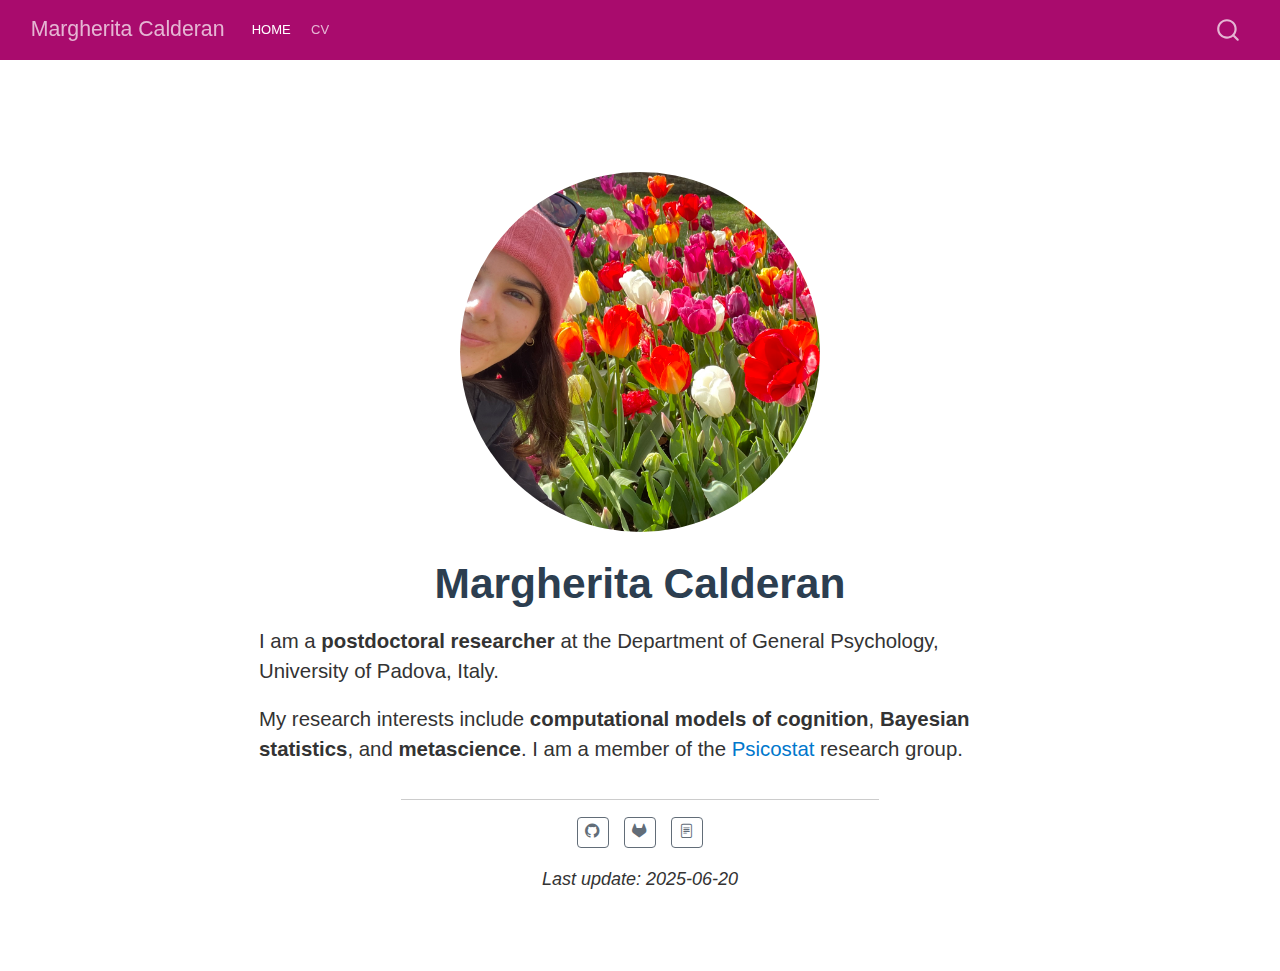
<file: _site/index.html>
<!DOCTYPE html>
<html xmlns="http://www.w3.org/1999/xhtml" lang="en" xml:lang="en"><head>

<meta charset="utf-8">
<meta name="generator" content="quarto-1.5.57">

<meta name="viewport" content="width=device-width, initial-scale=1.0, user-scalable=yes">


<title>Margherita Calderan</title>
<style>
code{white-space: pre-wrap;}
span.smallcaps{font-variant: small-caps;}
div.columns{display: flex; gap: min(4vw, 1.5em);}
div.column{flex: auto; overflow-x: auto;}
div.hanging-indent{margin-left: 1.5em; text-indent: -1.5em;}
ul.task-list{list-style: none;}
ul.task-list li input[type="checkbox"] {
  width: 0.8em;
  margin: 0 0.8em 0.2em -1em; /* quarto-specific, see https://github.com/quarto-dev/quarto-cli/issues/4556 */ 
  vertical-align: middle;
}
</style>


<script src="site_libs/quarto-nav/quarto-nav.js"></script>
<script src="site_libs/quarto-nav/headroom.min.js"></script>
<script src="site_libs/clipboard/clipboard.min.js"></script>
<script src="site_libs/quarto-search/autocomplete.umd.js"></script>
<script src="site_libs/quarto-search/fuse.min.js"></script>
<script src="site_libs/quarto-search/quarto-search.js"></script>
<meta name="quarto:offset" content="./">
<script src="site_libs/quarto-html/quarto.js"></script>
<script src="site_libs/quarto-html/popper.min.js"></script>
<script src="site_libs/quarto-html/tippy.umd.min.js"></script>
<link href="site_libs/quarto-html/tippy.css" rel="stylesheet">
<link href="site_libs/quarto-html/quarto-syntax-highlighting.css" rel="stylesheet" id="quarto-text-highlighting-styles">
<script src="site_libs/bootstrap/bootstrap.min.js"></script>
<link href="site_libs/bootstrap/bootstrap-icons.css" rel="stylesheet">
<link href="site_libs/bootstrap/bootstrap.min.css" rel="stylesheet" id="quarto-bootstrap" data-mode="light">
<script id="quarto-search-options" type="application/json">{
  "location": "navbar",
  "copy-button": false,
  "collapse-after": 3,
  "panel-placement": "end",
  "type": "overlay",
  "limit": 50,
  "keyboard-shortcut": [
    "f",
    "/",
    "s"
  ],
  "show-item-context": false,
  "language": {
    "search-no-results-text": "No results",
    "search-matching-documents-text": "matching documents",
    "search-copy-link-title": "Copy link to search",
    "search-hide-matches-text": "Hide additional matches",
    "search-more-match-text": "more match in this document",
    "search-more-matches-text": "more matches in this document",
    "search-clear-button-title": "Clear",
    "search-text-placeholder": "",
    "search-detached-cancel-button-title": "Cancel",
    "search-submit-button-title": "Submit",
    "search-label": "Search"
  }
}</script>


<link rel="stylesheet" href="style.css">
</head>

<body class="nav-fixed fullcontent">

<div id="quarto-search-results"></div>
  <header id="quarto-header" class="headroom fixed-top">
    <nav class="navbar navbar-expand-lg " data-bs-theme="dark">
      <div class="navbar-container container-fluid">
      <div class="navbar-brand-container mx-auto">
    <a class="navbar-brand" href="./index.html">
    <span class="navbar-title">Margherita Calderan</span>
    </a>
  </div>
            <div id="quarto-search" class="" title="Search"></div>
          <button class="navbar-toggler" type="button" data-bs-toggle="collapse" data-bs-target="#navbarCollapse" aria-controls="navbarCollapse" role="menu" aria-expanded="false" aria-label="Toggle navigation" onclick="if (window.quartoToggleHeadroom) { window.quartoToggleHeadroom(); }">
  <span class="navbar-toggler-icon"></span>
</button>
          <div class="collapse navbar-collapse" id="navbarCollapse">
            <ul class="navbar-nav navbar-nav-scroll me-auto">
  <li class="nav-item">
    <a class="nav-link active" href="./index.html" aria-current="page"> 
<span class="menu-text">Home</span></a>
  </li>  
  <li class="nav-item">
    <a class="nav-link" href="./cv.html"> 
<span class="menu-text">CV</span></a>
  </li>  
</ul>
          </div> <!-- /navcollapse -->
            <div class="quarto-navbar-tools">
</div>
      </div> <!-- /container-fluid -->
    </nav>
</header>
<!-- content -->
<div id="quarto-content" class="quarto-container page-columns page-rows-contents page-layout-article page-navbar">
<!-- sidebar -->
<!-- margin-sidebar -->
    
<!-- main -->
<main class="content" id="quarto-document-content">




<div class="quarto-about-jolla">
  <img src="img/tulip.jpg" class="about-image
  round " style="height: 20em; width: 20em;">
 <header id="title-block-header" class="quarto-title-block default">
<div class="quarto-title">
<h1 class="title">Margherita Calderan</h1>
</div>
<div class="quarto-title-meta">
  </div>
</header><div id="hero-heading">
<p>I am a <strong>postdoctoral researcher</strong> at the Department of General Psychology, University of Padova, Italy.</p>
<p>My research interests include <strong>computational models of cognition</strong>, <strong>Bayesian statistics</strong>, and <strong>metascience</strong>. I am a member of the <a href="https://psicostat.dpss.psy.unipd.it/">Psicostat</a> research group.</p>
</div> 
  <hr class="about-sep">
   <div class="about-links">
  <a href="https://github.com/Mar-Cald" class="about-link" rel="" target="">
    <i class="bi bi-github"></i>
     <span class="about-link-text"></span>
  </a>
  <a href="https://gitlab.pavlovia.org/mar.cald" class="about-link" rel="" target="">
    <i class="bi bi-gitlab"></i>
     <span class="about-link-text"></span>
  </a>
  <a href="https://www.researchgate.net/profile/Margherita-Calderan-2" class="about-link" rel="" target="">
    <i class="bi bi-file-text"></i>
     <span class="about-link-text"></span>
  </a>
</div>
</div>

<center>
<em>Last update: 2025-06-20</em>
</center>




</main> <!-- /main -->
<script id="quarto-html-after-body" type="application/javascript">
window.document.addEventListener("DOMContentLoaded", function (event) {
  const toggleBodyColorMode = (bsSheetEl) => {
    const mode = bsSheetEl.getAttribute("data-mode");
    const bodyEl = window.document.querySelector("body");
    if (mode === "dark") {
      bodyEl.classList.add("quarto-dark");
      bodyEl.classList.remove("quarto-light");
    } else {
      bodyEl.classList.add("quarto-light");
      bodyEl.classList.remove("quarto-dark");
    }
  }
  const toggleBodyColorPrimary = () => {
    const bsSheetEl = window.document.querySelector("link#quarto-bootstrap");
    if (bsSheetEl) {
      toggleBodyColorMode(bsSheetEl);
    }
  }
  toggleBodyColorPrimary();  
  const isCodeAnnotation = (el) => {
    for (const clz of el.classList) {
      if (clz.startsWith('code-annotation-')) {                     
        return true;
      }
    }
    return false;
  }
  const onCopySuccess = function(e) {
    // button target
    const button = e.trigger;
    // don't keep focus
    button.blur();
    // flash "checked"
    button.classList.add('code-copy-button-checked');
    var currentTitle = button.getAttribute("title");
    button.setAttribute("title", "Copied!");
    let tooltip;
    if (window.bootstrap) {
      button.setAttribute("data-bs-toggle", "tooltip");
      button.setAttribute("data-bs-placement", "left");
      button.setAttribute("data-bs-title", "Copied!");
      tooltip = new bootstrap.Tooltip(button, 
        { trigger: "manual", 
          customClass: "code-copy-button-tooltip",
          offset: [0, -8]});
      tooltip.show();    
    }
    setTimeout(function() {
      if (tooltip) {
        tooltip.hide();
        button.removeAttribute("data-bs-title");
        button.removeAttribute("data-bs-toggle");
        button.removeAttribute("data-bs-placement");
      }
      button.setAttribute("title", currentTitle);
      button.classList.remove('code-copy-button-checked');
    }, 1000);
    // clear code selection
    e.clearSelection();
  }
  const getTextToCopy = function(trigger) {
      const codeEl = trigger.previousElementSibling.cloneNode(true);
      for (const childEl of codeEl.children) {
        if (isCodeAnnotation(childEl)) {
          childEl.remove();
        }
      }
      return codeEl.innerText;
  }
  const clipboard = new window.ClipboardJS('.code-copy-button:not([data-in-quarto-modal])', {
    text: getTextToCopy
  });
  clipboard.on('success', onCopySuccess);
  if (window.document.getElementById('quarto-embedded-source-code-modal')) {
    // For code content inside modals, clipBoardJS needs to be initialized with a container option
    // TODO: Check when it could be a function (https://github.com/zenorocha/clipboard.js/issues/860)
    const clipboardModal = new window.ClipboardJS('.code-copy-button[data-in-quarto-modal]', {
      text: getTextToCopy,
      container: window.document.getElementById('quarto-embedded-source-code-modal')
    });
    clipboardModal.on('success', onCopySuccess);
  }
    var localhostRegex = new RegExp(/^(?:http|https):\/\/localhost\:?[0-9]*\//);
    var mailtoRegex = new RegExp(/^mailto:/);
      var filterRegex = new RegExp('/' + window.location.host + '/');
    var isInternal = (href) => {
        return filterRegex.test(href) || localhostRegex.test(href) || mailtoRegex.test(href);
    }
    // Inspect non-navigation links and adorn them if external
 	var links = window.document.querySelectorAll('a[href]:not(.nav-link):not(.navbar-brand):not(.toc-action):not(.sidebar-link):not(.sidebar-item-toggle):not(.pagination-link):not(.no-external):not([aria-hidden]):not(.dropdown-item):not(.quarto-navigation-tool):not(.about-link)');
    for (var i=0; i<links.length; i++) {
      const link = links[i];
      if (!isInternal(link.href)) {
        // undo the damage that might have been done by quarto-nav.js in the case of
        // links that we want to consider external
        if (link.dataset.originalHref !== undefined) {
          link.href = link.dataset.originalHref;
        }
      }
    }
  function tippyHover(el, contentFn, onTriggerFn, onUntriggerFn) {
    const config = {
      allowHTML: true,
      maxWidth: 500,
      delay: 100,
      arrow: false,
      appendTo: function(el) {
          return el.parentElement;
      },
      interactive: true,
      interactiveBorder: 10,
      theme: 'quarto',
      placement: 'bottom-start',
    };
    if (contentFn) {
      config.content = contentFn;
    }
    if (onTriggerFn) {
      config.onTrigger = onTriggerFn;
    }
    if (onUntriggerFn) {
      config.onUntrigger = onUntriggerFn;
    }
    window.tippy(el, config); 
  }
  const noterefs = window.document.querySelectorAll('a[role="doc-noteref"]');
  for (var i=0; i<noterefs.length; i++) {
    const ref = noterefs[i];
    tippyHover(ref, function() {
      // use id or data attribute instead here
      let href = ref.getAttribute('data-footnote-href') || ref.getAttribute('href');
      try { href = new URL(href).hash; } catch {}
      const id = href.replace(/^#\/?/, "");
      const note = window.document.getElementById(id);
      if (note) {
        return note.innerHTML;
      } else {
        return "";
      }
    });
  }
  const xrefs = window.document.querySelectorAll('a.quarto-xref');
  const processXRef = (id, note) => {
    // Strip column container classes
    const stripColumnClz = (el) => {
      el.classList.remove("page-full", "page-columns");
      if (el.children) {
        for (const child of el.children) {
          stripColumnClz(child);
        }
      }
    }
    stripColumnClz(note)
    if (id === null || id.startsWith('sec-')) {
      // Special case sections, only their first couple elements
      const container = document.createElement("div");
      if (note.children && note.children.length > 2) {
        container.appendChild(note.children[0].cloneNode(true));
        for (let i = 1; i < note.children.length; i++) {
          const child = note.children[i];
          if (child.tagName === "P" && child.innerText === "") {
            continue;
          } else {
            container.appendChild(child.cloneNode(true));
            break;
          }
        }
        if (window.Quarto?.typesetMath) {
          window.Quarto.typesetMath(container);
        }
        return container.innerHTML
      } else {
        if (window.Quarto?.typesetMath) {
          window.Quarto.typesetMath(note);
        }
        return note.innerHTML;
      }
    } else {
      // Remove any anchor links if they are present
      const anchorLink = note.querySelector('a.anchorjs-link');
      if (anchorLink) {
        anchorLink.remove();
      }
      if (window.Quarto?.typesetMath) {
        window.Quarto.typesetMath(note);
      }
      // TODO in 1.5, we should make sure this works without a callout special case
      if (note.classList.contains("callout")) {
        return note.outerHTML;
      } else {
        return note.innerHTML;
      }
    }
  }
  for (var i=0; i<xrefs.length; i++) {
    const xref = xrefs[i];
    tippyHover(xref, undefined, function(instance) {
      instance.disable();
      let url = xref.getAttribute('href');
      let hash = undefined; 
      if (url.startsWith('#')) {
        hash = url;
      } else {
        try { hash = new URL(url).hash; } catch {}
      }
      if (hash) {
        const id = hash.replace(/^#\/?/, "");
        const note = window.document.getElementById(id);
        if (note !== null) {
          try {
            const html = processXRef(id, note.cloneNode(true));
            instance.setContent(html);
          } finally {
            instance.enable();
            instance.show();
          }
        } else {
          // See if we can fetch this
          fetch(url.split('#')[0])
          .then(res => res.text())
          .then(html => {
            const parser = new DOMParser();
            const htmlDoc = parser.parseFromString(html, "text/html");
            const note = htmlDoc.getElementById(id);
            if (note !== null) {
              const html = processXRef(id, note);
              instance.setContent(html);
            } 
          }).finally(() => {
            instance.enable();
            instance.show();
          });
        }
      } else {
        // See if we can fetch a full url (with no hash to target)
        // This is a special case and we should probably do some content thinning / targeting
        fetch(url)
        .then(res => res.text())
        .then(html => {
          const parser = new DOMParser();
          const htmlDoc = parser.parseFromString(html, "text/html");
          const note = htmlDoc.querySelector('main.content');
          if (note !== null) {
            // This should only happen for chapter cross references
            // (since there is no id in the URL)
            // remove the first header
            if (note.children.length > 0 && note.children[0].tagName === "HEADER") {
              note.children[0].remove();
            }
            const html = processXRef(null, note);
            instance.setContent(html);
          } 
        }).finally(() => {
          instance.enable();
          instance.show();
        });
      }
    }, function(instance) {
    });
  }
      let selectedAnnoteEl;
      const selectorForAnnotation = ( cell, annotation) => {
        let cellAttr = 'data-code-cell="' + cell + '"';
        let lineAttr = 'data-code-annotation="' +  annotation + '"';
        const selector = 'span[' + cellAttr + '][' + lineAttr + ']';
        return selector;
      }
      const selectCodeLines = (annoteEl) => {
        const doc = window.document;
        const targetCell = annoteEl.getAttribute("data-target-cell");
        const targetAnnotation = annoteEl.getAttribute("data-target-annotation");
        const annoteSpan = window.document.querySelector(selectorForAnnotation(targetCell, targetAnnotation));
        const lines = annoteSpan.getAttribute("data-code-lines").split(",");
        const lineIds = lines.map((line) => {
          return targetCell + "-" + line;
        })
        let top = null;
        let height = null;
        let parent = null;
        if (lineIds.length > 0) {
            //compute the position of the single el (top and bottom and make a div)
            const el = window.document.getElementById(lineIds[0]);
            top = el.offsetTop;
            height = el.offsetHeight;
            parent = el.parentElement.parentElement;
          if (lineIds.length > 1) {
            const lastEl = window.document.getElementById(lineIds[lineIds.length - 1]);
            const bottom = lastEl.offsetTop + lastEl.offsetHeight;
            height = bottom - top;
          }
          if (top !== null && height !== null && parent !== null) {
            // cook up a div (if necessary) and position it 
            let div = window.document.getElementById("code-annotation-line-highlight");
            if (div === null) {
              div = window.document.createElement("div");
              div.setAttribute("id", "code-annotation-line-highlight");
              div.style.position = 'absolute';
              parent.appendChild(div);
            }
            div.style.top = top - 2 + "px";
            div.style.height = height + 4 + "px";
            div.style.left = 0;
            let gutterDiv = window.document.getElementById("code-annotation-line-highlight-gutter");
            if (gutterDiv === null) {
              gutterDiv = window.document.createElement("div");
              gutterDiv.setAttribute("id", "code-annotation-line-highlight-gutter");
              gutterDiv.style.position = 'absolute';
              const codeCell = window.document.getElementById(targetCell);
              const gutter = codeCell.querySelector('.code-annotation-gutter');
              gutter.appendChild(gutterDiv);
            }
            gutterDiv.style.top = top - 2 + "px";
            gutterDiv.style.height = height + 4 + "px";
          }
          selectedAnnoteEl = annoteEl;
        }
      };
      const unselectCodeLines = () => {
        const elementsIds = ["code-annotation-line-highlight", "code-annotation-line-highlight-gutter"];
        elementsIds.forEach((elId) => {
          const div = window.document.getElementById(elId);
          if (div) {
            div.remove();
          }
        });
        selectedAnnoteEl = undefined;
      };
        // Handle positioning of the toggle
    window.addEventListener(
      "resize",
      throttle(() => {
        elRect = undefined;
        if (selectedAnnoteEl) {
          selectCodeLines(selectedAnnoteEl);
        }
      }, 10)
    );
    function throttle(fn, ms) {
    let throttle = false;
    let timer;
      return (...args) => {
        if(!throttle) { // first call gets through
            fn.apply(this, args);
            throttle = true;
        } else { // all the others get throttled
            if(timer) clearTimeout(timer); // cancel #2
            timer = setTimeout(() => {
              fn.apply(this, args);
              timer = throttle = false;
            }, ms);
        }
      };
    }
      // Attach click handler to the DT
      const annoteDls = window.document.querySelectorAll('dt[data-target-cell]');
      for (const annoteDlNode of annoteDls) {
        annoteDlNode.addEventListener('click', (event) => {
          const clickedEl = event.target;
          if (clickedEl !== selectedAnnoteEl) {
            unselectCodeLines();
            const activeEl = window.document.querySelector('dt[data-target-cell].code-annotation-active');
            if (activeEl) {
              activeEl.classList.remove('code-annotation-active');
            }
            selectCodeLines(clickedEl);
            clickedEl.classList.add('code-annotation-active');
          } else {
            // Unselect the line
            unselectCodeLines();
            clickedEl.classList.remove('code-annotation-active');
          }
        });
      }
  const findCites = (el) => {
    const parentEl = el.parentElement;
    if (parentEl) {
      const cites = parentEl.dataset.cites;
      if (cites) {
        return {
          el,
          cites: cites.split(' ')
        };
      } else {
        return findCites(el.parentElement)
      }
    } else {
      return undefined;
    }
  };
  var bibliorefs = window.document.querySelectorAll('a[role="doc-biblioref"]');
  for (var i=0; i<bibliorefs.length; i++) {
    const ref = bibliorefs[i];
    const citeInfo = findCites(ref);
    if (citeInfo) {
      tippyHover(citeInfo.el, function() {
        var popup = window.document.createElement('div');
        citeInfo.cites.forEach(function(cite) {
          var citeDiv = window.document.createElement('div');
          citeDiv.classList.add('hanging-indent');
          citeDiv.classList.add('csl-entry');
          var biblioDiv = window.document.getElementById('ref-' + cite);
          if (biblioDiv) {
            citeDiv.innerHTML = biblioDiv.innerHTML;
          }
          popup.appendChild(citeDiv);
        });
        return popup.innerHTML;
      });
    }
  }
});
</script>
</div> <!-- /content -->




</body></html>
</file>
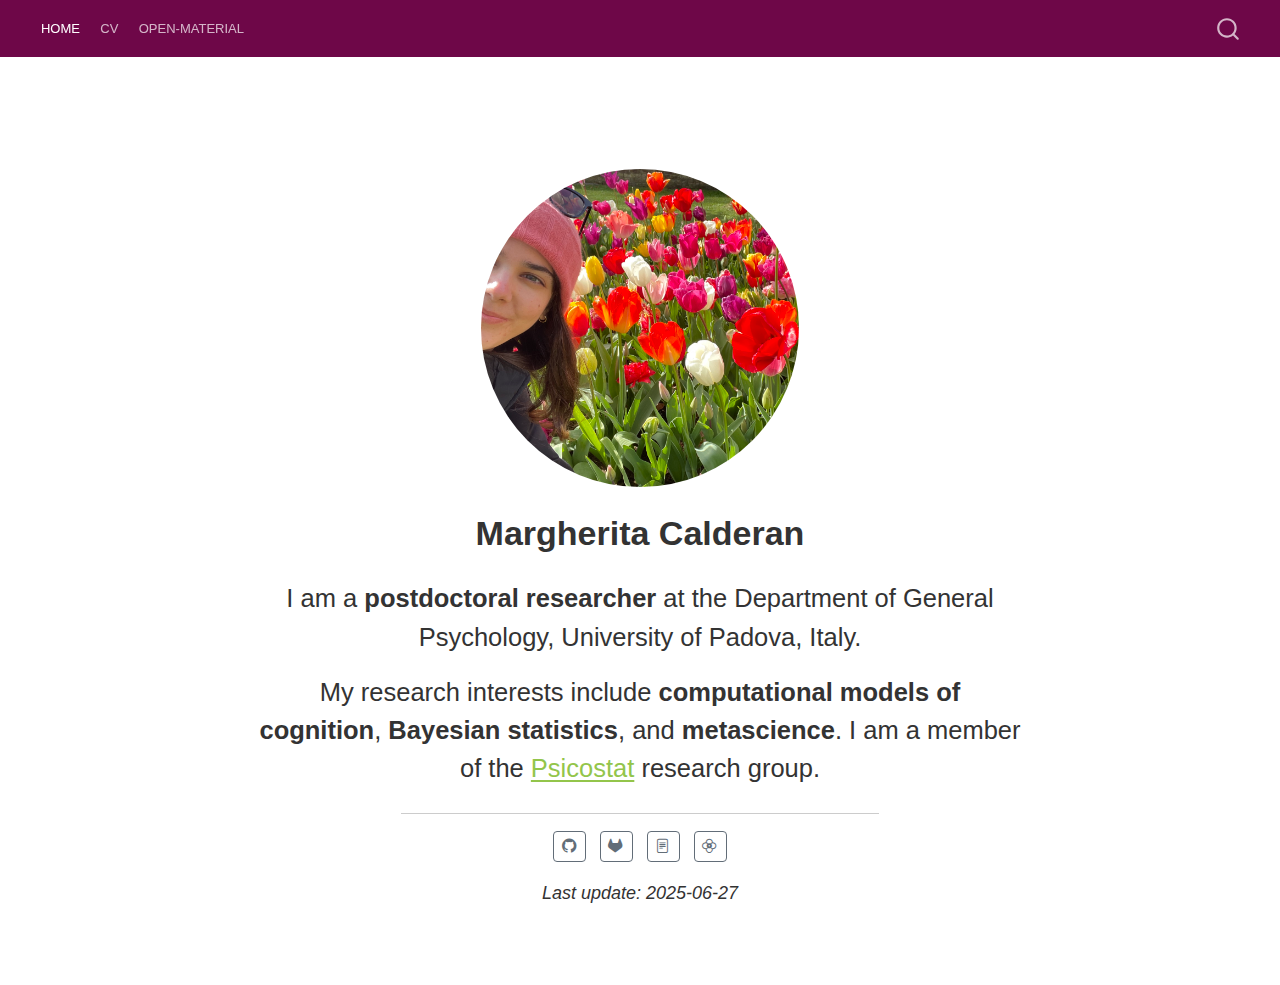
<file: docs/index.html>
<!DOCTYPE html>
<html xmlns="http://www.w3.org/1999/xhtml" lang="en" xml:lang="en"><head>

<meta charset="utf-8">
<meta name="generator" content="quarto-1.5.57">

<meta name="viewport" content="width=device-width, initial-scale=1.0, user-scalable=yes">


<title>Margherita Calderan</title>
<style>
code{white-space: pre-wrap;}
span.smallcaps{font-variant: small-caps;}
div.columns{display: flex; gap: min(4vw, 1.5em);}
div.column{flex: auto; overflow-x: auto;}
div.hanging-indent{margin-left: 1.5em; text-indent: -1.5em;}
ul.task-list{list-style: none;}
ul.task-list li input[type="checkbox"] {
  width: 0.8em;
  margin: 0 0.8em 0.2em -1em; /* quarto-specific, see https://github.com/quarto-dev/quarto-cli/issues/4556 */ 
  vertical-align: middle;
}
</style>


<script src="site_libs/quarto-nav/quarto-nav.js"></script>
<script src="site_libs/quarto-nav/headroom.min.js"></script>
<script src="site_libs/clipboard/clipboard.min.js"></script>
<script src="site_libs/quarto-search/autocomplete.umd.js"></script>
<script src="site_libs/quarto-search/fuse.min.js"></script>
<script src="site_libs/quarto-search/quarto-search.js"></script>
<meta name="quarto:offset" content="./">
<script src="site_libs/quarto-html/quarto.js"></script>
<script src="site_libs/quarto-html/popper.min.js"></script>
<script src="site_libs/quarto-html/tippy.umd.min.js"></script>
<link href="site_libs/quarto-html/tippy.css" rel="stylesheet">
<link href="site_libs/quarto-html/quarto-syntax-highlighting-dark.css" rel="stylesheet" id="quarto-text-highlighting-styles">
<script src="site_libs/bootstrap/bootstrap.min.js"></script>
<link href="site_libs/bootstrap/bootstrap-icons.css" rel="stylesheet">
<link href="site_libs/bootstrap/bootstrap.min.css" rel="stylesheet" id="quarto-bootstrap" data-mode="dark">
<script id="quarto-search-options" type="application/json">{
  "location": "navbar",
  "copy-button": false,
  "collapse-after": 3,
  "panel-placement": "end",
  "type": "overlay",
  "limit": 50,
  "keyboard-shortcut": [
    "f",
    "/",
    "s"
  ],
  "show-item-context": false,
  "language": {
    "search-no-results-text": "No results",
    "search-matching-documents-text": "matching documents",
    "search-copy-link-title": "Copy link to search",
    "search-hide-matches-text": "Hide additional matches",
    "search-more-match-text": "more match in this document",
    "search-more-matches-text": "more matches in this document",
    "search-clear-button-title": "Clear",
    "search-text-placeholder": "",
    "search-detached-cancel-button-title": "Cancel",
    "search-submit-button-title": "Submit",
    "search-label": "Search"
  }
}</script>


<link rel="stylesheet" href="styles.css">
</head>

<body class="nav-fixed fullcontent">

<div id="quarto-search-results"></div>
  <header id="quarto-header" class="headroom fixed-top">
    <nav class="navbar navbar-expand-lg " data-bs-theme="dark">
      <div class="navbar-container container-fluid">
            <div id="quarto-search" class="" title="Search"></div>
          <button class="navbar-toggler" type="button" data-bs-toggle="collapse" data-bs-target="#navbarCollapse" aria-controls="navbarCollapse" role="menu" aria-expanded="false" aria-label="Toggle navigation" onclick="if (window.quartoToggleHeadroom) { window.quartoToggleHeadroom(); }">
  <span class="navbar-toggler-icon"></span>
</button>
          <div class="collapse navbar-collapse" id="navbarCollapse">
            <ul class="navbar-nav navbar-nav-scroll me-auto">
  <li class="nav-item">
    <a class="nav-link active" href="./index.html" aria-current="page"> 
<span class="menu-text">home</span></a>
  </li>  
  <li class="nav-item">
    <a class="nav-link" href="./cv.html"> 
<span class="menu-text">cv</span></a>
  </li>  
  <li class="nav-item">
    <a class="nav-link" href="./material.html"> 
<span class="menu-text">open-material</span></a>
  </li>  
</ul>
          </div> <!-- /navcollapse -->
            <div class="quarto-navbar-tools">
</div>
      </div> <!-- /container-fluid -->
    </nav>
</header>
<!-- content -->
<div id="quarto-content" class="quarto-container page-columns page-rows-contents page-layout-article page-navbar">
<!-- sidebar -->
<!-- margin-sidebar -->
    
<!-- main -->
<main class="content" id="quarto-document-content">




<div class="quarto-about-jolla">
  <img src="img/tulip.jpg" class="about-image
  round " style="height: 40%; width: 40%;">
 <header id="title-block-header" class="quarto-title-block default">
<div class="quarto-title">
<h1 class="title">Margherita Calderan</h1>
</div>
<div class="quarto-title-meta">
  </div>
</header><div id="hero-heading">
<p>I am a <strong>postdoctoral researcher</strong> at the Department of General Psychology, University of Padova, Italy.</p>
<p>My research interests include <strong>computational models of cognition</strong>, <strong>Bayesian statistics</strong>, and <strong>metascience</strong>. I am a member of the <a href="https://psicostat.dpss.psy.unipd.it/" target="_blank">Psicostat</a> research group.</p>
</div> 
  <hr class="about-sep">
   <div class="about-links">
  <a href="https://github.com/Mar-Cald" class="about-link" rel="" target="">
    <i class="bi bi-github"></i>
     <span class="about-link-text"></span>
  </a>
  <a href="https://gitlab.pavlovia.org/mar.cald" class="about-link" rel="" target="">
    <i class="bi bi-gitlab"></i>
     <span class="about-link-text"></span>
  </a>
  <a href="https://www.researchgate.net/profile/Margherita-Calderan-2" class="about-link" rel="" target="">
    <i class="bi bi-file-text"></i>
     <span class="about-link-text"></span>
  </a>
  <a href="https://osf.io/profile/" class="about-link" rel="" target="">
    <i class="bi bi-flower2"></i>
     <span class="about-link-text"></span>
  </a>
</div>
</div>

<center>
<em>Last update: 2025-06-27</em>
</center>




</main> <!-- /main -->
<script id="quarto-html-after-body" type="application/javascript">
window.document.addEventListener("DOMContentLoaded", function (event) {
  const toggleBodyColorMode = (bsSheetEl) => {
    const mode = bsSheetEl.getAttribute("data-mode");
    const bodyEl = window.document.querySelector("body");
    if (mode === "dark") {
      bodyEl.classList.add("quarto-dark");
      bodyEl.classList.remove("quarto-light");
    } else {
      bodyEl.classList.add("quarto-light");
      bodyEl.classList.remove("quarto-dark");
    }
  }
  const toggleBodyColorPrimary = () => {
    const bsSheetEl = window.document.querySelector("link#quarto-bootstrap");
    if (bsSheetEl) {
      toggleBodyColorMode(bsSheetEl);
    }
  }
  toggleBodyColorPrimary();  
  const isCodeAnnotation = (el) => {
    for (const clz of el.classList) {
      if (clz.startsWith('code-annotation-')) {                     
        return true;
      }
    }
    return false;
  }
  const onCopySuccess = function(e) {
    // button target
    const button = e.trigger;
    // don't keep focus
    button.blur();
    // flash "checked"
    button.classList.add('code-copy-button-checked');
    var currentTitle = button.getAttribute("title");
    button.setAttribute("title", "Copied!");
    let tooltip;
    if (window.bootstrap) {
      button.setAttribute("data-bs-toggle", "tooltip");
      button.setAttribute("data-bs-placement", "left");
      button.setAttribute("data-bs-title", "Copied!");
      tooltip = new bootstrap.Tooltip(button, 
        { trigger: "manual", 
          customClass: "code-copy-button-tooltip",
          offset: [0, -8]});
      tooltip.show();    
    }
    setTimeout(function() {
      if (tooltip) {
        tooltip.hide();
        button.removeAttribute("data-bs-title");
        button.removeAttribute("data-bs-toggle");
        button.removeAttribute("data-bs-placement");
      }
      button.setAttribute("title", currentTitle);
      button.classList.remove('code-copy-button-checked');
    }, 1000);
    // clear code selection
    e.clearSelection();
  }
  const getTextToCopy = function(trigger) {
      const codeEl = trigger.previousElementSibling.cloneNode(true);
      for (const childEl of codeEl.children) {
        if (isCodeAnnotation(childEl)) {
          childEl.remove();
        }
      }
      return codeEl.innerText;
  }
  const clipboard = new window.ClipboardJS('.code-copy-button:not([data-in-quarto-modal])', {
    text: getTextToCopy
  });
  clipboard.on('success', onCopySuccess);
  if (window.document.getElementById('quarto-embedded-source-code-modal')) {
    // For code content inside modals, clipBoardJS needs to be initialized with a container option
    // TODO: Check when it could be a function (https://github.com/zenorocha/clipboard.js/issues/860)
    const clipboardModal = new window.ClipboardJS('.code-copy-button[data-in-quarto-modal]', {
      text: getTextToCopy,
      container: window.document.getElementById('quarto-embedded-source-code-modal')
    });
    clipboardModal.on('success', onCopySuccess);
  }
    var localhostRegex = new RegExp(/^(?:http|https):\/\/localhost\:?[0-9]*\//);
    var mailtoRegex = new RegExp(/^mailto:/);
      var filterRegex = new RegExp('/' + window.location.host + '/');
    var isInternal = (href) => {
        return filterRegex.test(href) || localhostRegex.test(href) || mailtoRegex.test(href);
    }
    // Inspect non-navigation links and adorn them if external
 	var links = window.document.querySelectorAll('a[href]:not(.nav-link):not(.navbar-brand):not(.toc-action):not(.sidebar-link):not(.sidebar-item-toggle):not(.pagination-link):not(.no-external):not([aria-hidden]):not(.dropdown-item):not(.quarto-navigation-tool):not(.about-link)');
    for (var i=0; i<links.length; i++) {
      const link = links[i];
      if (!isInternal(link.href)) {
        // undo the damage that might have been done by quarto-nav.js in the case of
        // links that we want to consider external
        if (link.dataset.originalHref !== undefined) {
          link.href = link.dataset.originalHref;
        }
      }
    }
  function tippyHover(el, contentFn, onTriggerFn, onUntriggerFn) {
    const config = {
      allowHTML: true,
      maxWidth: 500,
      delay: 100,
      arrow: false,
      appendTo: function(el) {
          return el.parentElement;
      },
      interactive: true,
      interactiveBorder: 10,
      theme: 'quarto',
      placement: 'bottom-start',
    };
    if (contentFn) {
      config.content = contentFn;
    }
    if (onTriggerFn) {
      config.onTrigger = onTriggerFn;
    }
    if (onUntriggerFn) {
      config.onUntrigger = onUntriggerFn;
    }
    window.tippy(el, config); 
  }
  const noterefs = window.document.querySelectorAll('a[role="doc-noteref"]');
  for (var i=0; i<noterefs.length; i++) {
    const ref = noterefs[i];
    tippyHover(ref, function() {
      // use id or data attribute instead here
      let href = ref.getAttribute('data-footnote-href') || ref.getAttribute('href');
      try { href = new URL(href).hash; } catch {}
      const id = href.replace(/^#\/?/, "");
      const note = window.document.getElementById(id);
      if (note) {
        return note.innerHTML;
      } else {
        return "";
      }
    });
  }
  const xrefs = window.document.querySelectorAll('a.quarto-xref');
  const processXRef = (id, note) => {
    // Strip column container classes
    const stripColumnClz = (el) => {
      el.classList.remove("page-full", "page-columns");
      if (el.children) {
        for (const child of el.children) {
          stripColumnClz(child);
        }
      }
    }
    stripColumnClz(note)
    if (id === null || id.startsWith('sec-')) {
      // Special case sections, only their first couple elements
      const container = document.createElement("div");
      if (note.children && note.children.length > 2) {
        container.appendChild(note.children[0].cloneNode(true));
        for (let i = 1; i < note.children.length; i++) {
          const child = note.children[i];
          if (child.tagName === "P" && child.innerText === "") {
            continue;
          } else {
            container.appendChild(child.cloneNode(true));
            break;
          }
        }
        if (window.Quarto?.typesetMath) {
          window.Quarto.typesetMath(container);
        }
        return container.innerHTML
      } else {
        if (window.Quarto?.typesetMath) {
          window.Quarto.typesetMath(note);
        }
        return note.innerHTML;
      }
    } else {
      // Remove any anchor links if they are present
      const anchorLink = note.querySelector('a.anchorjs-link');
      if (anchorLink) {
        anchorLink.remove();
      }
      if (window.Quarto?.typesetMath) {
        window.Quarto.typesetMath(note);
      }
      // TODO in 1.5, we should make sure this works without a callout special case
      if (note.classList.contains("callout")) {
        return note.outerHTML;
      } else {
        return note.innerHTML;
      }
    }
  }
  for (var i=0; i<xrefs.length; i++) {
    const xref = xrefs[i];
    tippyHover(xref, undefined, function(instance) {
      instance.disable();
      let url = xref.getAttribute('href');
      let hash = undefined; 
      if (url.startsWith('#')) {
        hash = url;
      } else {
        try { hash = new URL(url).hash; } catch {}
      }
      if (hash) {
        const id = hash.replace(/^#\/?/, "");
        const note = window.document.getElementById(id);
        if (note !== null) {
          try {
            const html = processXRef(id, note.cloneNode(true));
            instance.setContent(html);
          } finally {
            instance.enable();
            instance.show();
          }
        } else {
          // See if we can fetch this
          fetch(url.split('#')[0])
          .then(res => res.text())
          .then(html => {
            const parser = new DOMParser();
            const htmlDoc = parser.parseFromString(html, "text/html");
            const note = htmlDoc.getElementById(id);
            if (note !== null) {
              const html = processXRef(id, note);
              instance.setContent(html);
            } 
          }).finally(() => {
            instance.enable();
            instance.show();
          });
        }
      } else {
        // See if we can fetch a full url (with no hash to target)
        // This is a special case and we should probably do some content thinning / targeting
        fetch(url)
        .then(res => res.text())
        .then(html => {
          const parser = new DOMParser();
          const htmlDoc = parser.parseFromString(html, "text/html");
          const note = htmlDoc.querySelector('main.content');
          if (note !== null) {
            // This should only happen for chapter cross references
            // (since there is no id in the URL)
            // remove the first header
            if (note.children.length > 0 && note.children[0].tagName === "HEADER") {
              note.children[0].remove();
            }
            const html = processXRef(null, note);
            instance.setContent(html);
          } 
        }).finally(() => {
          instance.enable();
          instance.show();
        });
      }
    }, function(instance) {
    });
  }
      let selectedAnnoteEl;
      const selectorForAnnotation = ( cell, annotation) => {
        let cellAttr = 'data-code-cell="' + cell + '"';
        let lineAttr = 'data-code-annotation="' +  annotation + '"';
        const selector = 'span[' + cellAttr + '][' + lineAttr + ']';
        return selector;
      }
      const selectCodeLines = (annoteEl) => {
        const doc = window.document;
        const targetCell = annoteEl.getAttribute("data-target-cell");
        const targetAnnotation = annoteEl.getAttribute("data-target-annotation");
        const annoteSpan = window.document.querySelector(selectorForAnnotation(targetCell, targetAnnotation));
        const lines = annoteSpan.getAttribute("data-code-lines").split(",");
        const lineIds = lines.map((line) => {
          return targetCell + "-" + line;
        })
        let top = null;
        let height = null;
        let parent = null;
        if (lineIds.length > 0) {
            //compute the position of the single el (top and bottom and make a div)
            const el = window.document.getElementById(lineIds[0]);
            top = el.offsetTop;
            height = el.offsetHeight;
            parent = el.parentElement.parentElement;
          if (lineIds.length > 1) {
            const lastEl = window.document.getElementById(lineIds[lineIds.length - 1]);
            const bottom = lastEl.offsetTop + lastEl.offsetHeight;
            height = bottom - top;
          }
          if (top !== null && height !== null && parent !== null) {
            // cook up a div (if necessary) and position it 
            let div = window.document.getElementById("code-annotation-line-highlight");
            if (div === null) {
              div = window.document.createElement("div");
              div.setAttribute("id", "code-annotation-line-highlight");
              div.style.position = 'absolute';
              parent.appendChild(div);
            }
            div.style.top = top - 2 + "px";
            div.style.height = height + 4 + "px";
            div.style.left = 0;
            let gutterDiv = window.document.getElementById("code-annotation-line-highlight-gutter");
            if (gutterDiv === null) {
              gutterDiv = window.document.createElement("div");
              gutterDiv.setAttribute("id", "code-annotation-line-highlight-gutter");
              gutterDiv.style.position = 'absolute';
              const codeCell = window.document.getElementById(targetCell);
              const gutter = codeCell.querySelector('.code-annotation-gutter');
              gutter.appendChild(gutterDiv);
            }
            gutterDiv.style.top = top - 2 + "px";
            gutterDiv.style.height = height + 4 + "px";
          }
          selectedAnnoteEl = annoteEl;
        }
      };
      const unselectCodeLines = () => {
        const elementsIds = ["code-annotation-line-highlight", "code-annotation-line-highlight-gutter"];
        elementsIds.forEach((elId) => {
          const div = window.document.getElementById(elId);
          if (div) {
            div.remove();
          }
        });
        selectedAnnoteEl = undefined;
      };
        // Handle positioning of the toggle
    window.addEventListener(
      "resize",
      throttle(() => {
        elRect = undefined;
        if (selectedAnnoteEl) {
          selectCodeLines(selectedAnnoteEl);
        }
      }, 10)
    );
    function throttle(fn, ms) {
    let throttle = false;
    let timer;
      return (...args) => {
        if(!throttle) { // first call gets through
            fn.apply(this, args);
            throttle = true;
        } else { // all the others get throttled
            if(timer) clearTimeout(timer); // cancel #2
            timer = setTimeout(() => {
              fn.apply(this, args);
              timer = throttle = false;
            }, ms);
        }
      };
    }
      // Attach click handler to the DT
      const annoteDls = window.document.querySelectorAll('dt[data-target-cell]');
      for (const annoteDlNode of annoteDls) {
        annoteDlNode.addEventListener('click', (event) => {
          const clickedEl = event.target;
          if (clickedEl !== selectedAnnoteEl) {
            unselectCodeLines();
            const activeEl = window.document.querySelector('dt[data-target-cell].code-annotation-active');
            if (activeEl) {
              activeEl.classList.remove('code-annotation-active');
            }
            selectCodeLines(clickedEl);
            clickedEl.classList.add('code-annotation-active');
          } else {
            // Unselect the line
            unselectCodeLines();
            clickedEl.classList.remove('code-annotation-active');
          }
        });
      }
  const findCites = (el) => {
    const parentEl = el.parentElement;
    if (parentEl) {
      const cites = parentEl.dataset.cites;
      if (cites) {
        return {
          el,
          cites: cites.split(' ')
        };
      } else {
        return findCites(el.parentElement)
      }
    } else {
      return undefined;
    }
  };
  var bibliorefs = window.document.querySelectorAll('a[role="doc-biblioref"]');
  for (var i=0; i<bibliorefs.length; i++) {
    const ref = bibliorefs[i];
    const citeInfo = findCites(ref);
    if (citeInfo) {
      tippyHover(citeInfo.el, function() {
        var popup = window.document.createElement('div');
        citeInfo.cites.forEach(function(cite) {
          var citeDiv = window.document.createElement('div');
          citeDiv.classList.add('hanging-indent');
          citeDiv.classList.add('csl-entry');
          var biblioDiv = window.document.getElementById('ref-' + cite);
          if (biblioDiv) {
            citeDiv.innerHTML = biblioDiv.innerHTML;
          }
          popup.appendChild(citeDiv);
        });
        return popup.innerHTML;
      });
    }
  }
});
</script>
</div> <!-- /content -->




</body></html>
</file>
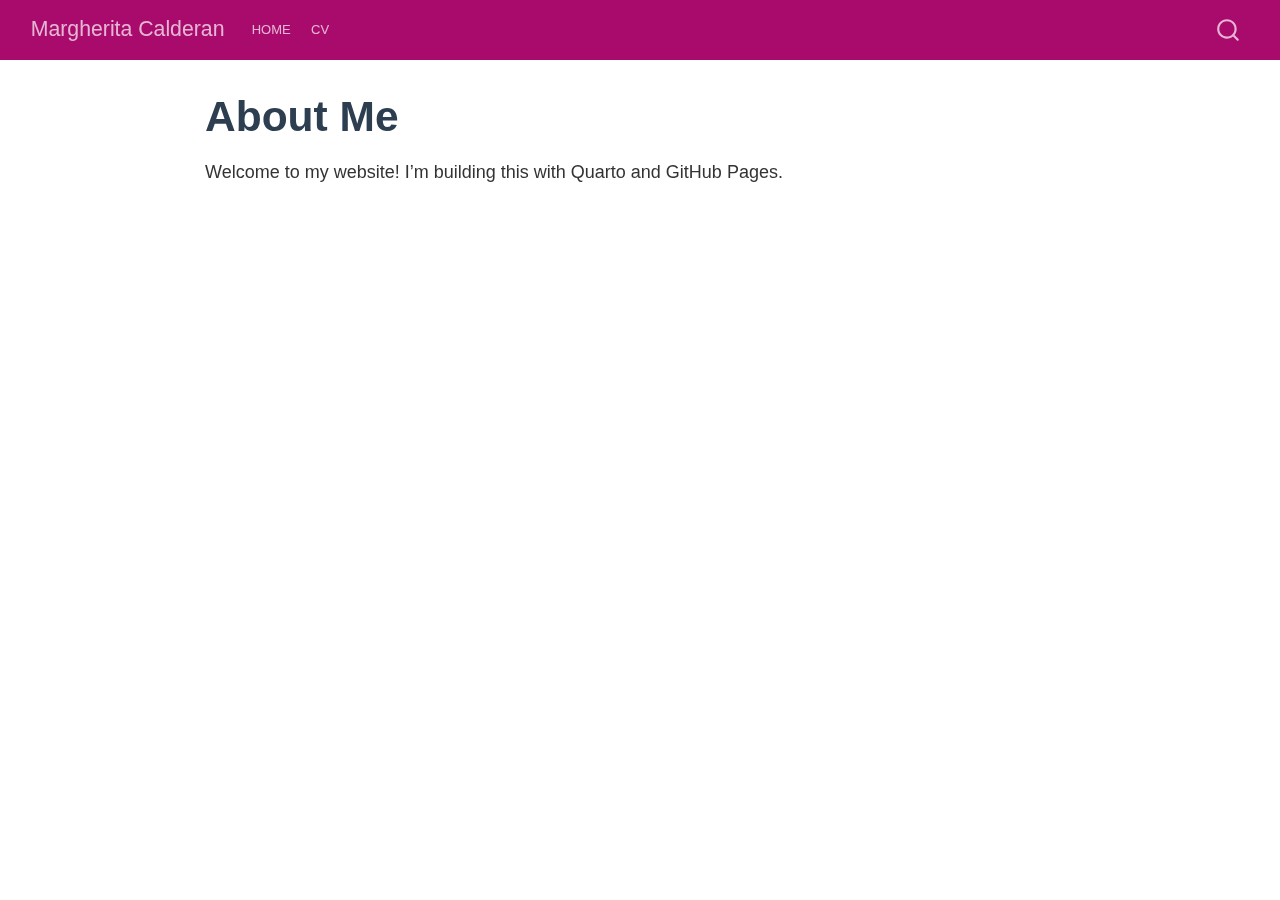
<file: _site/about.html>
<!DOCTYPE html>
<html xmlns="http://www.w3.org/1999/xhtml" lang="en" xml:lang="en"><head>

<meta charset="utf-8">
<meta name="generator" content="quarto-1.5.57">

<meta name="viewport" content="width=device-width, initial-scale=1.0, user-scalable=yes">


<title>About Me – Margherita Calderan</title>
<style>
code{white-space: pre-wrap;}
span.smallcaps{font-variant: small-caps;}
div.columns{display: flex; gap: min(4vw, 1.5em);}
div.column{flex: auto; overflow-x: auto;}
div.hanging-indent{margin-left: 1.5em; text-indent: -1.5em;}
ul.task-list{list-style: none;}
ul.task-list li input[type="checkbox"] {
  width: 0.8em;
  margin: 0 0.8em 0.2em -1em; /* quarto-specific, see https://github.com/quarto-dev/quarto-cli/issues/4556 */ 
  vertical-align: middle;
}
</style>


<script src="site_libs/quarto-nav/quarto-nav.js"></script>
<script src="site_libs/quarto-nav/headroom.min.js"></script>
<script src="site_libs/clipboard/clipboard.min.js"></script>
<script src="site_libs/quarto-search/autocomplete.umd.js"></script>
<script src="site_libs/quarto-search/fuse.min.js"></script>
<script src="site_libs/quarto-search/quarto-search.js"></script>
<meta name="quarto:offset" content="./">
<script src="site_libs/quarto-html/quarto.js"></script>
<script src="site_libs/quarto-html/popper.min.js"></script>
<script src="site_libs/quarto-html/tippy.umd.min.js"></script>
<script src="site_libs/quarto-html/anchor.min.js"></script>
<link href="site_libs/quarto-html/tippy.css" rel="stylesheet">
<link href="site_libs/quarto-html/quarto-syntax-highlighting.css" rel="stylesheet" id="quarto-text-highlighting-styles">
<script src="site_libs/bootstrap/bootstrap.min.js"></script>
<link href="site_libs/bootstrap/bootstrap-icons.css" rel="stylesheet">
<link href="site_libs/bootstrap/bootstrap.min.css" rel="stylesheet" id="quarto-bootstrap" data-mode="light">
<script id="quarto-search-options" type="application/json">{
  "location": "navbar",
  "copy-button": false,
  "collapse-after": 3,
  "panel-placement": "end",
  "type": "overlay",
  "limit": 50,
  "keyboard-shortcut": [
    "f",
    "/",
    "s"
  ],
  "show-item-context": false,
  "language": {
    "search-no-results-text": "No results",
    "search-matching-documents-text": "matching documents",
    "search-copy-link-title": "Copy link to search",
    "search-hide-matches-text": "Hide additional matches",
    "search-more-match-text": "more match in this document",
    "search-more-matches-text": "more matches in this document",
    "search-clear-button-title": "Clear",
    "search-text-placeholder": "",
    "search-detached-cancel-button-title": "Cancel",
    "search-submit-button-title": "Submit",
    "search-label": "Search"
  }
}</script>


<link rel="stylesheet" href="style.css">
</head>

<body class="nav-fixed">

<div id="quarto-search-results"></div>
  <header id="quarto-header" class="headroom fixed-top">
    <nav class="navbar navbar-expand-lg " data-bs-theme="dark">
      <div class="navbar-container container-fluid">
      <div class="navbar-brand-container mx-auto">
    <a class="navbar-brand" href="./index.html">
    <span class="navbar-title">Margherita Calderan</span>
    </a>
  </div>
            <div id="quarto-search" class="" title="Search"></div>
          <button class="navbar-toggler" type="button" data-bs-toggle="collapse" data-bs-target="#navbarCollapse" aria-controls="navbarCollapse" role="menu" aria-expanded="false" aria-label="Toggle navigation" onclick="if (window.quartoToggleHeadroom) { window.quartoToggleHeadroom(); }">
  <span class="navbar-toggler-icon"></span>
</button>
          <div class="collapse navbar-collapse" id="navbarCollapse">
            <ul class="navbar-nav navbar-nav-scroll me-auto">
  <li class="nav-item">
    <a class="nav-link" href="./index.html"> 
<span class="menu-text">Home</span></a>
  </li>  
  <li class="nav-item">
    <a class="nav-link" href="./cv.html"> 
<span class="menu-text">CV</span></a>
  </li>  
</ul>
          </div> <!-- /navcollapse -->
            <div class="quarto-navbar-tools">
</div>
      </div> <!-- /container-fluid -->
    </nav>
</header>
<!-- content -->
<div id="quarto-content" class="quarto-container page-columns page-rows-contents page-layout-article page-navbar">
<!-- sidebar -->
<!-- margin-sidebar -->
    <div id="quarto-margin-sidebar" class="sidebar margin-sidebar zindex-bottom">
        
    </div>
<!-- main -->
<main class="content" id="quarto-document-content">

<header id="title-block-header" class="quarto-title-block default">
<div class="quarto-title">
<h1 class="title">About Me</h1>
</div>



<div class="quarto-title-meta">

    
  
    
  </div>
  


</header>


<p>Welcome to my website! I’m building this with Quarto and GitHub Pages.</p>



</main> <!-- /main -->
<script id="quarto-html-after-body" type="application/javascript">
window.document.addEventListener("DOMContentLoaded", function (event) {
  const toggleBodyColorMode = (bsSheetEl) => {
    const mode = bsSheetEl.getAttribute("data-mode");
    const bodyEl = window.document.querySelector("body");
    if (mode === "dark") {
      bodyEl.classList.add("quarto-dark");
      bodyEl.classList.remove("quarto-light");
    } else {
      bodyEl.classList.add("quarto-light");
      bodyEl.classList.remove("quarto-dark");
    }
  }
  const toggleBodyColorPrimary = () => {
    const bsSheetEl = window.document.querySelector("link#quarto-bootstrap");
    if (bsSheetEl) {
      toggleBodyColorMode(bsSheetEl);
    }
  }
  toggleBodyColorPrimary();  
  const icon = "";
  const anchorJS = new window.AnchorJS();
  anchorJS.options = {
    placement: 'right',
    icon: icon
  };
  anchorJS.add('.anchored');
  const isCodeAnnotation = (el) => {
    for (const clz of el.classList) {
      if (clz.startsWith('code-annotation-')) {                     
        return true;
      }
    }
    return false;
  }
  const onCopySuccess = function(e) {
    // button target
    const button = e.trigger;
    // don't keep focus
    button.blur();
    // flash "checked"
    button.classList.add('code-copy-button-checked');
    var currentTitle = button.getAttribute("title");
    button.setAttribute("title", "Copied!");
    let tooltip;
    if (window.bootstrap) {
      button.setAttribute("data-bs-toggle", "tooltip");
      button.setAttribute("data-bs-placement", "left");
      button.setAttribute("data-bs-title", "Copied!");
      tooltip = new bootstrap.Tooltip(button, 
        { trigger: "manual", 
          customClass: "code-copy-button-tooltip",
          offset: [0, -8]});
      tooltip.show();    
    }
    setTimeout(function() {
      if (tooltip) {
        tooltip.hide();
        button.removeAttribute("data-bs-title");
        button.removeAttribute("data-bs-toggle");
        button.removeAttribute("data-bs-placement");
      }
      button.setAttribute("title", currentTitle);
      button.classList.remove('code-copy-button-checked');
    }, 1000);
    // clear code selection
    e.clearSelection();
  }
  const getTextToCopy = function(trigger) {
      const codeEl = trigger.previousElementSibling.cloneNode(true);
      for (const childEl of codeEl.children) {
        if (isCodeAnnotation(childEl)) {
          childEl.remove();
        }
      }
      return codeEl.innerText;
  }
  const clipboard = new window.ClipboardJS('.code-copy-button:not([data-in-quarto-modal])', {
    text: getTextToCopy
  });
  clipboard.on('success', onCopySuccess);
  if (window.document.getElementById('quarto-embedded-source-code-modal')) {
    // For code content inside modals, clipBoardJS needs to be initialized with a container option
    // TODO: Check when it could be a function (https://github.com/zenorocha/clipboard.js/issues/860)
    const clipboardModal = new window.ClipboardJS('.code-copy-button[data-in-quarto-modal]', {
      text: getTextToCopy,
      container: window.document.getElementById('quarto-embedded-source-code-modal')
    });
    clipboardModal.on('success', onCopySuccess);
  }
    var localhostRegex = new RegExp(/^(?:http|https):\/\/localhost\:?[0-9]*\//);
    var mailtoRegex = new RegExp(/^mailto:/);
      var filterRegex = new RegExp('/' + window.location.host + '/');
    var isInternal = (href) => {
        return filterRegex.test(href) || localhostRegex.test(href) || mailtoRegex.test(href);
    }
    // Inspect non-navigation links and adorn them if external
 	var links = window.document.querySelectorAll('a[href]:not(.nav-link):not(.navbar-brand):not(.toc-action):not(.sidebar-link):not(.sidebar-item-toggle):not(.pagination-link):not(.no-external):not([aria-hidden]):not(.dropdown-item):not(.quarto-navigation-tool):not(.about-link)');
    for (var i=0; i<links.length; i++) {
      const link = links[i];
      if (!isInternal(link.href)) {
        // undo the damage that might have been done by quarto-nav.js in the case of
        // links that we want to consider external
        if (link.dataset.originalHref !== undefined) {
          link.href = link.dataset.originalHref;
        }
      }
    }
  function tippyHover(el, contentFn, onTriggerFn, onUntriggerFn) {
    const config = {
      allowHTML: true,
      maxWidth: 500,
      delay: 100,
      arrow: false,
      appendTo: function(el) {
          return el.parentElement;
      },
      interactive: true,
      interactiveBorder: 10,
      theme: 'quarto',
      placement: 'bottom-start',
    };
    if (contentFn) {
      config.content = contentFn;
    }
    if (onTriggerFn) {
      config.onTrigger = onTriggerFn;
    }
    if (onUntriggerFn) {
      config.onUntrigger = onUntriggerFn;
    }
    window.tippy(el, config); 
  }
  const noterefs = window.document.querySelectorAll('a[role="doc-noteref"]');
  for (var i=0; i<noterefs.length; i++) {
    const ref = noterefs[i];
    tippyHover(ref, function() {
      // use id or data attribute instead here
      let href = ref.getAttribute('data-footnote-href') || ref.getAttribute('href');
      try { href = new URL(href).hash; } catch {}
      const id = href.replace(/^#\/?/, "");
      const note = window.document.getElementById(id);
      if (note) {
        return note.innerHTML;
      } else {
        return "";
      }
    });
  }
  const xrefs = window.document.querySelectorAll('a.quarto-xref');
  const processXRef = (id, note) => {
    // Strip column container classes
    const stripColumnClz = (el) => {
      el.classList.remove("page-full", "page-columns");
      if (el.children) {
        for (const child of el.children) {
          stripColumnClz(child);
        }
      }
    }
    stripColumnClz(note)
    if (id === null || id.startsWith('sec-')) {
      // Special case sections, only their first couple elements
      const container = document.createElement("div");
      if (note.children && note.children.length > 2) {
        container.appendChild(note.children[0].cloneNode(true));
        for (let i = 1; i < note.children.length; i++) {
          const child = note.children[i];
          if (child.tagName === "P" && child.innerText === "") {
            continue;
          } else {
            container.appendChild(child.cloneNode(true));
            break;
          }
        }
        if (window.Quarto?.typesetMath) {
          window.Quarto.typesetMath(container);
        }
        return container.innerHTML
      } else {
        if (window.Quarto?.typesetMath) {
          window.Quarto.typesetMath(note);
        }
        return note.innerHTML;
      }
    } else {
      // Remove any anchor links if they are present
      const anchorLink = note.querySelector('a.anchorjs-link');
      if (anchorLink) {
        anchorLink.remove();
      }
      if (window.Quarto?.typesetMath) {
        window.Quarto.typesetMath(note);
      }
      // TODO in 1.5, we should make sure this works without a callout special case
      if (note.classList.contains("callout")) {
        return note.outerHTML;
      } else {
        return note.innerHTML;
      }
    }
  }
  for (var i=0; i<xrefs.length; i++) {
    const xref = xrefs[i];
    tippyHover(xref, undefined, function(instance) {
      instance.disable();
      let url = xref.getAttribute('href');
      let hash = undefined; 
      if (url.startsWith('#')) {
        hash = url;
      } else {
        try { hash = new URL(url).hash; } catch {}
      }
      if (hash) {
        const id = hash.replace(/^#\/?/, "");
        const note = window.document.getElementById(id);
        if (note !== null) {
          try {
            const html = processXRef(id, note.cloneNode(true));
            instance.setContent(html);
          } finally {
            instance.enable();
            instance.show();
          }
        } else {
          // See if we can fetch this
          fetch(url.split('#')[0])
          .then(res => res.text())
          .then(html => {
            const parser = new DOMParser();
            const htmlDoc = parser.parseFromString(html, "text/html");
            const note = htmlDoc.getElementById(id);
            if (note !== null) {
              const html = processXRef(id, note);
              instance.setContent(html);
            } 
          }).finally(() => {
            instance.enable();
            instance.show();
          });
        }
      } else {
        // See if we can fetch a full url (with no hash to target)
        // This is a special case and we should probably do some content thinning / targeting
        fetch(url)
        .then(res => res.text())
        .then(html => {
          const parser = new DOMParser();
          const htmlDoc = parser.parseFromString(html, "text/html");
          const note = htmlDoc.querySelector('main.content');
          if (note !== null) {
            // This should only happen for chapter cross references
            // (since there is no id in the URL)
            // remove the first header
            if (note.children.length > 0 && note.children[0].tagName === "HEADER") {
              note.children[0].remove();
            }
            const html = processXRef(null, note);
            instance.setContent(html);
          } 
        }).finally(() => {
          instance.enable();
          instance.show();
        });
      }
    }, function(instance) {
    });
  }
      let selectedAnnoteEl;
      const selectorForAnnotation = ( cell, annotation) => {
        let cellAttr = 'data-code-cell="' + cell + '"';
        let lineAttr = 'data-code-annotation="' +  annotation + '"';
        const selector = 'span[' + cellAttr + '][' + lineAttr + ']';
        return selector;
      }
      const selectCodeLines = (annoteEl) => {
        const doc = window.document;
        const targetCell = annoteEl.getAttribute("data-target-cell");
        const targetAnnotation = annoteEl.getAttribute("data-target-annotation");
        const annoteSpan = window.document.querySelector(selectorForAnnotation(targetCell, targetAnnotation));
        const lines = annoteSpan.getAttribute("data-code-lines").split(",");
        const lineIds = lines.map((line) => {
          return targetCell + "-" + line;
        })
        let top = null;
        let height = null;
        let parent = null;
        if (lineIds.length > 0) {
            //compute the position of the single el (top and bottom and make a div)
            const el = window.document.getElementById(lineIds[0]);
            top = el.offsetTop;
            height = el.offsetHeight;
            parent = el.parentElement.parentElement;
          if (lineIds.length > 1) {
            const lastEl = window.document.getElementById(lineIds[lineIds.length - 1]);
            const bottom = lastEl.offsetTop + lastEl.offsetHeight;
            height = bottom - top;
          }
          if (top !== null && height !== null && parent !== null) {
            // cook up a div (if necessary) and position it 
            let div = window.document.getElementById("code-annotation-line-highlight");
            if (div === null) {
              div = window.document.createElement("div");
              div.setAttribute("id", "code-annotation-line-highlight");
              div.style.position = 'absolute';
              parent.appendChild(div);
            }
            div.style.top = top - 2 + "px";
            div.style.height = height + 4 + "px";
            div.style.left = 0;
            let gutterDiv = window.document.getElementById("code-annotation-line-highlight-gutter");
            if (gutterDiv === null) {
              gutterDiv = window.document.createElement("div");
              gutterDiv.setAttribute("id", "code-annotation-line-highlight-gutter");
              gutterDiv.style.position = 'absolute';
              const codeCell = window.document.getElementById(targetCell);
              const gutter = codeCell.querySelector('.code-annotation-gutter');
              gutter.appendChild(gutterDiv);
            }
            gutterDiv.style.top = top - 2 + "px";
            gutterDiv.style.height = height + 4 + "px";
          }
          selectedAnnoteEl = annoteEl;
        }
      };
      const unselectCodeLines = () => {
        const elementsIds = ["code-annotation-line-highlight", "code-annotation-line-highlight-gutter"];
        elementsIds.forEach((elId) => {
          const div = window.document.getElementById(elId);
          if (div) {
            div.remove();
          }
        });
        selectedAnnoteEl = undefined;
      };
        // Handle positioning of the toggle
    window.addEventListener(
      "resize",
      throttle(() => {
        elRect = undefined;
        if (selectedAnnoteEl) {
          selectCodeLines(selectedAnnoteEl);
        }
      }, 10)
    );
    function throttle(fn, ms) {
    let throttle = false;
    let timer;
      return (...args) => {
        if(!throttle) { // first call gets through
            fn.apply(this, args);
            throttle = true;
        } else { // all the others get throttled
            if(timer) clearTimeout(timer); // cancel #2
            timer = setTimeout(() => {
              fn.apply(this, args);
              timer = throttle = false;
            }, ms);
        }
      };
    }
      // Attach click handler to the DT
      const annoteDls = window.document.querySelectorAll('dt[data-target-cell]');
      for (const annoteDlNode of annoteDls) {
        annoteDlNode.addEventListener('click', (event) => {
          const clickedEl = event.target;
          if (clickedEl !== selectedAnnoteEl) {
            unselectCodeLines();
            const activeEl = window.document.querySelector('dt[data-target-cell].code-annotation-active');
            if (activeEl) {
              activeEl.classList.remove('code-annotation-active');
            }
            selectCodeLines(clickedEl);
            clickedEl.classList.add('code-annotation-active');
          } else {
            // Unselect the line
            unselectCodeLines();
            clickedEl.classList.remove('code-annotation-active');
          }
        });
      }
  const findCites = (el) => {
    const parentEl = el.parentElement;
    if (parentEl) {
      const cites = parentEl.dataset.cites;
      if (cites) {
        return {
          el,
          cites: cites.split(' ')
        };
      } else {
        return findCites(el.parentElement)
      }
    } else {
      return undefined;
    }
  };
  var bibliorefs = window.document.querySelectorAll('a[role="doc-biblioref"]');
  for (var i=0; i<bibliorefs.length; i++) {
    const ref = bibliorefs[i];
    const citeInfo = findCites(ref);
    if (citeInfo) {
      tippyHover(citeInfo.el, function() {
        var popup = window.document.createElement('div');
        citeInfo.cites.forEach(function(cite) {
          var citeDiv = window.document.createElement('div');
          citeDiv.classList.add('hanging-indent');
          citeDiv.classList.add('csl-entry');
          var biblioDiv = window.document.getElementById('ref-' + cite);
          if (biblioDiv) {
            citeDiv.innerHTML = biblioDiv.innerHTML;
          }
          popup.appendChild(citeDiv);
        });
        return popup.innerHTML;
      });
    }
  }
});
</script>
</div> <!-- /content -->




</body></html>
</file>
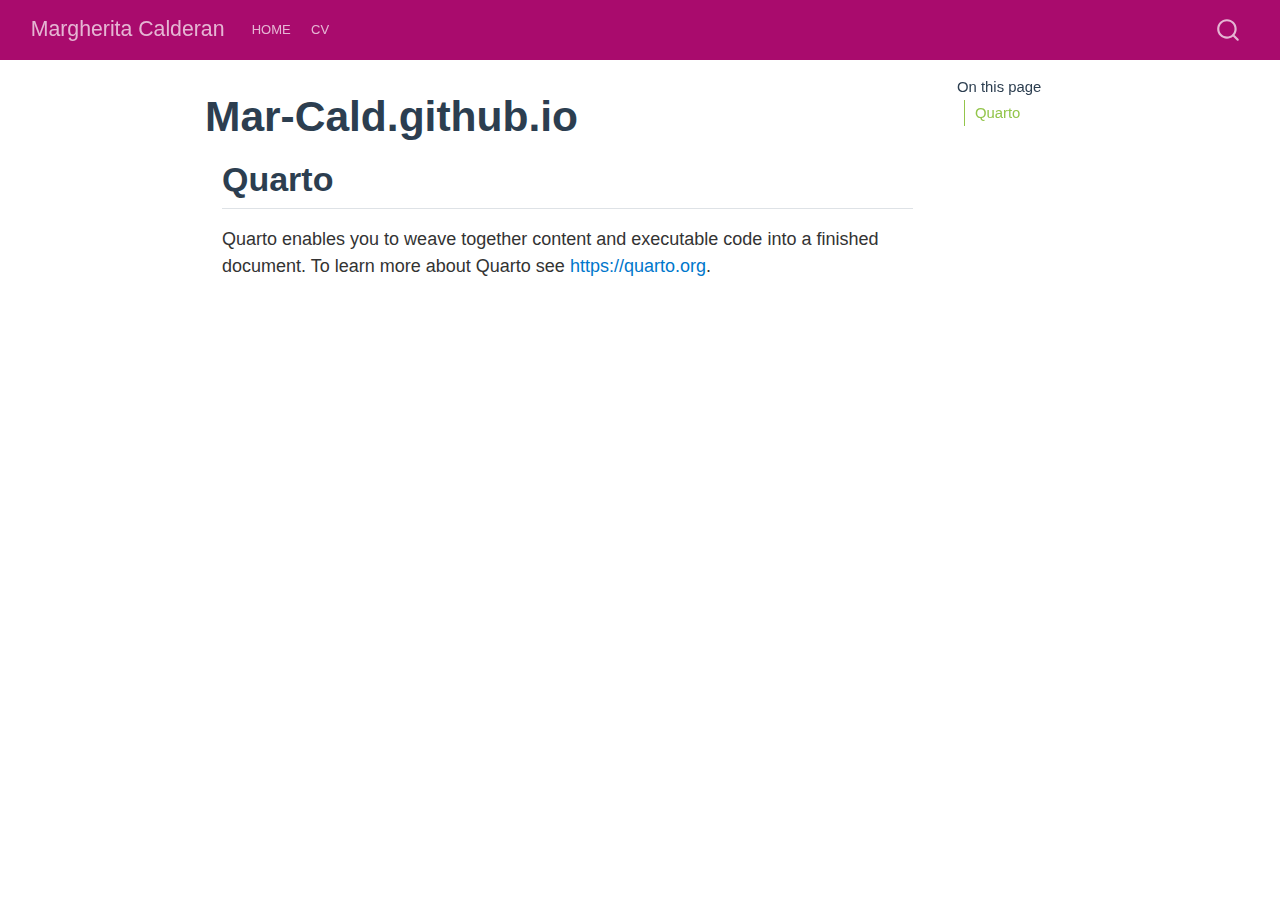
<file: _site/Mar-Cald.github.io.html>
<!DOCTYPE html>
<html xmlns="http://www.w3.org/1999/xhtml" lang="en" xml:lang="en"><head>

<meta charset="utf-8">
<meta name="generator" content="quarto-1.5.57">

<meta name="viewport" content="width=device-width, initial-scale=1.0, user-scalable=yes">


<title>Mar-Cald.github.io – Margherita Calderan</title>
<style>
code{white-space: pre-wrap;}
span.smallcaps{font-variant: small-caps;}
div.columns{display: flex; gap: min(4vw, 1.5em);}
div.column{flex: auto; overflow-x: auto;}
div.hanging-indent{margin-left: 1.5em; text-indent: -1.5em;}
ul.task-list{list-style: none;}
ul.task-list li input[type="checkbox"] {
  width: 0.8em;
  margin: 0 0.8em 0.2em -1em; /* quarto-specific, see https://github.com/quarto-dev/quarto-cli/issues/4556 */ 
  vertical-align: middle;
}
</style>


<script src="site_libs/quarto-nav/quarto-nav.js"></script>
<script src="site_libs/quarto-nav/headroom.min.js"></script>
<script src="site_libs/clipboard/clipboard.min.js"></script>
<script src="site_libs/quarto-search/autocomplete.umd.js"></script>
<script src="site_libs/quarto-search/fuse.min.js"></script>
<script src="site_libs/quarto-search/quarto-search.js"></script>
<meta name="quarto:offset" content="./">
<script src="site_libs/quarto-html/quarto.js"></script>
<script src="site_libs/quarto-html/popper.min.js"></script>
<script src="site_libs/quarto-html/tippy.umd.min.js"></script>
<script src="site_libs/quarto-html/anchor.min.js"></script>
<link href="site_libs/quarto-html/tippy.css" rel="stylesheet">
<link href="site_libs/quarto-html/quarto-syntax-highlighting.css" rel="stylesheet" id="quarto-text-highlighting-styles">
<script src="site_libs/bootstrap/bootstrap.min.js"></script>
<link href="site_libs/bootstrap/bootstrap-icons.css" rel="stylesheet">
<link href="site_libs/bootstrap/bootstrap.min.css" rel="stylesheet" id="quarto-bootstrap" data-mode="light">
<script id="quarto-search-options" type="application/json">{
  "location": "navbar",
  "copy-button": false,
  "collapse-after": 3,
  "panel-placement": "end",
  "type": "overlay",
  "limit": 50,
  "keyboard-shortcut": [
    "f",
    "/",
    "s"
  ],
  "show-item-context": false,
  "language": {
    "search-no-results-text": "No results",
    "search-matching-documents-text": "matching documents",
    "search-copy-link-title": "Copy link to search",
    "search-hide-matches-text": "Hide additional matches",
    "search-more-match-text": "more match in this document",
    "search-more-matches-text": "more matches in this document",
    "search-clear-button-title": "Clear",
    "search-text-placeholder": "",
    "search-detached-cancel-button-title": "Cancel",
    "search-submit-button-title": "Submit",
    "search-label": "Search"
  }
}</script>


<link rel="stylesheet" href="style.css">
</head>

<body class="nav-fixed">

<div id="quarto-search-results"></div>
  <header id="quarto-header" class="headroom fixed-top">
    <nav class="navbar navbar-expand-lg " data-bs-theme="dark">
      <div class="navbar-container container-fluid">
      <div class="navbar-brand-container mx-auto">
    <a class="navbar-brand" href="./index.html">
    <span class="navbar-title">Margherita Calderan</span>
    </a>
  </div>
            <div id="quarto-search" class="" title="Search"></div>
          <button class="navbar-toggler" type="button" data-bs-toggle="collapse" data-bs-target="#navbarCollapse" aria-controls="navbarCollapse" role="menu" aria-expanded="false" aria-label="Toggle navigation" onclick="if (window.quartoToggleHeadroom) { window.quartoToggleHeadroom(); }">
  <span class="navbar-toggler-icon"></span>
</button>
          <div class="collapse navbar-collapse" id="navbarCollapse">
            <ul class="navbar-nav navbar-nav-scroll me-auto">
  <li class="nav-item">
    <a class="nav-link" href="./index.html"> 
<span class="menu-text">Home</span></a>
  </li>  
  <li class="nav-item">
    <a class="nav-link" href="./cv.html"> 
<span class="menu-text">CV</span></a>
  </li>  
</ul>
          </div> <!-- /navcollapse -->
            <div class="quarto-navbar-tools">
</div>
      </div> <!-- /container-fluid -->
    </nav>
</header>
<!-- content -->
<div id="quarto-content" class="quarto-container page-columns page-rows-contents page-layout-article page-navbar">
<!-- sidebar -->
<!-- margin-sidebar -->
    <div id="quarto-margin-sidebar" class="sidebar margin-sidebar">
        <nav id="TOC" role="doc-toc" class="toc-active">
    <h2 id="toc-title">On this page</h2>
   
  <ul>
  <li><a href="#quarto" id="toc-quarto" class="nav-link active" data-scroll-target="#quarto">Quarto</a></li>
  </ul>
</nav>
    </div>
<!-- main -->
<main class="content" id="quarto-document-content">

<header id="title-block-header" class="quarto-title-block default">
<div class="quarto-title">
<h1 class="title">Mar-Cald.github.io</h1>
</div>



<div class="quarto-title-meta">

    
  
    
  </div>
  


</header>


<section id="quarto" class="level2">
<h2 class="anchored" data-anchor-id="quarto">Quarto</h2>
<p>Quarto enables you to weave together content and executable code into a finished document. To learn more about Quarto see <a href="https://quarto.org" class="uri">https://quarto.org</a>.</p>


</section>

</main> <!-- /main -->
<script id="quarto-html-after-body" type="application/javascript">
window.document.addEventListener("DOMContentLoaded", function (event) {
  const toggleBodyColorMode = (bsSheetEl) => {
    const mode = bsSheetEl.getAttribute("data-mode");
    const bodyEl = window.document.querySelector("body");
    if (mode === "dark") {
      bodyEl.classList.add("quarto-dark");
      bodyEl.classList.remove("quarto-light");
    } else {
      bodyEl.classList.add("quarto-light");
      bodyEl.classList.remove("quarto-dark");
    }
  }
  const toggleBodyColorPrimary = () => {
    const bsSheetEl = window.document.querySelector("link#quarto-bootstrap");
    if (bsSheetEl) {
      toggleBodyColorMode(bsSheetEl);
    }
  }
  toggleBodyColorPrimary();  
  const icon = "";
  const anchorJS = new window.AnchorJS();
  anchorJS.options = {
    placement: 'right',
    icon: icon
  };
  anchorJS.add('.anchored');
  const isCodeAnnotation = (el) => {
    for (const clz of el.classList) {
      if (clz.startsWith('code-annotation-')) {                     
        return true;
      }
    }
    return false;
  }
  const onCopySuccess = function(e) {
    // button target
    const button = e.trigger;
    // don't keep focus
    button.blur();
    // flash "checked"
    button.classList.add('code-copy-button-checked');
    var currentTitle = button.getAttribute("title");
    button.setAttribute("title", "Copied!");
    let tooltip;
    if (window.bootstrap) {
      button.setAttribute("data-bs-toggle", "tooltip");
      button.setAttribute("data-bs-placement", "left");
      button.setAttribute("data-bs-title", "Copied!");
      tooltip = new bootstrap.Tooltip(button, 
        { trigger: "manual", 
          customClass: "code-copy-button-tooltip",
          offset: [0, -8]});
      tooltip.show();    
    }
    setTimeout(function() {
      if (tooltip) {
        tooltip.hide();
        button.removeAttribute("data-bs-title");
        button.removeAttribute("data-bs-toggle");
        button.removeAttribute("data-bs-placement");
      }
      button.setAttribute("title", currentTitle);
      button.classList.remove('code-copy-button-checked');
    }, 1000);
    // clear code selection
    e.clearSelection();
  }
  const getTextToCopy = function(trigger) {
      const codeEl = trigger.previousElementSibling.cloneNode(true);
      for (const childEl of codeEl.children) {
        if (isCodeAnnotation(childEl)) {
          childEl.remove();
        }
      }
      return codeEl.innerText;
  }
  const clipboard = new window.ClipboardJS('.code-copy-button:not([data-in-quarto-modal])', {
    text: getTextToCopy
  });
  clipboard.on('success', onCopySuccess);
  if (window.document.getElementById('quarto-embedded-source-code-modal')) {
    // For code content inside modals, clipBoardJS needs to be initialized with a container option
    // TODO: Check when it could be a function (https://github.com/zenorocha/clipboard.js/issues/860)
    const clipboardModal = new window.ClipboardJS('.code-copy-button[data-in-quarto-modal]', {
      text: getTextToCopy,
      container: window.document.getElementById('quarto-embedded-source-code-modal')
    });
    clipboardModal.on('success', onCopySuccess);
  }
    var localhostRegex = new RegExp(/^(?:http|https):\/\/localhost\:?[0-9]*\//);
    var mailtoRegex = new RegExp(/^mailto:/);
      var filterRegex = new RegExp('/' + window.location.host + '/');
    var isInternal = (href) => {
        return filterRegex.test(href) || localhostRegex.test(href) || mailtoRegex.test(href);
    }
    // Inspect non-navigation links and adorn them if external
 	var links = window.document.querySelectorAll('a[href]:not(.nav-link):not(.navbar-brand):not(.toc-action):not(.sidebar-link):not(.sidebar-item-toggle):not(.pagination-link):not(.no-external):not([aria-hidden]):not(.dropdown-item):not(.quarto-navigation-tool):not(.about-link)');
    for (var i=0; i<links.length; i++) {
      const link = links[i];
      if (!isInternal(link.href)) {
        // undo the damage that might have been done by quarto-nav.js in the case of
        // links that we want to consider external
        if (link.dataset.originalHref !== undefined) {
          link.href = link.dataset.originalHref;
        }
      }
    }
  function tippyHover(el, contentFn, onTriggerFn, onUntriggerFn) {
    const config = {
      allowHTML: true,
      maxWidth: 500,
      delay: 100,
      arrow: false,
      appendTo: function(el) {
          return el.parentElement;
      },
      interactive: true,
      interactiveBorder: 10,
      theme: 'quarto',
      placement: 'bottom-start',
    };
    if (contentFn) {
      config.content = contentFn;
    }
    if (onTriggerFn) {
      config.onTrigger = onTriggerFn;
    }
    if (onUntriggerFn) {
      config.onUntrigger = onUntriggerFn;
    }
    window.tippy(el, config); 
  }
  const noterefs = window.document.querySelectorAll('a[role="doc-noteref"]');
  for (var i=0; i<noterefs.length; i++) {
    const ref = noterefs[i];
    tippyHover(ref, function() {
      // use id or data attribute instead here
      let href = ref.getAttribute('data-footnote-href') || ref.getAttribute('href');
      try { href = new URL(href).hash; } catch {}
      const id = href.replace(/^#\/?/, "");
      const note = window.document.getElementById(id);
      if (note) {
        return note.innerHTML;
      } else {
        return "";
      }
    });
  }
  const xrefs = window.document.querySelectorAll('a.quarto-xref');
  const processXRef = (id, note) => {
    // Strip column container classes
    const stripColumnClz = (el) => {
      el.classList.remove("page-full", "page-columns");
      if (el.children) {
        for (const child of el.children) {
          stripColumnClz(child);
        }
      }
    }
    stripColumnClz(note)
    if (id === null || id.startsWith('sec-')) {
      // Special case sections, only their first couple elements
      const container = document.createElement("div");
      if (note.children && note.children.length > 2) {
        container.appendChild(note.children[0].cloneNode(true));
        for (let i = 1; i < note.children.length; i++) {
          const child = note.children[i];
          if (child.tagName === "P" && child.innerText === "") {
            continue;
          } else {
            container.appendChild(child.cloneNode(true));
            break;
          }
        }
        if (window.Quarto?.typesetMath) {
          window.Quarto.typesetMath(container);
        }
        return container.innerHTML
      } else {
        if (window.Quarto?.typesetMath) {
          window.Quarto.typesetMath(note);
        }
        return note.innerHTML;
      }
    } else {
      // Remove any anchor links if they are present
      const anchorLink = note.querySelector('a.anchorjs-link');
      if (anchorLink) {
        anchorLink.remove();
      }
      if (window.Quarto?.typesetMath) {
        window.Quarto.typesetMath(note);
      }
      // TODO in 1.5, we should make sure this works without a callout special case
      if (note.classList.contains("callout")) {
        return note.outerHTML;
      } else {
        return note.innerHTML;
      }
    }
  }
  for (var i=0; i<xrefs.length; i++) {
    const xref = xrefs[i];
    tippyHover(xref, undefined, function(instance) {
      instance.disable();
      let url = xref.getAttribute('href');
      let hash = undefined; 
      if (url.startsWith('#')) {
        hash = url;
      } else {
        try { hash = new URL(url).hash; } catch {}
      }
      if (hash) {
        const id = hash.replace(/^#\/?/, "");
        const note = window.document.getElementById(id);
        if (note !== null) {
          try {
            const html = processXRef(id, note.cloneNode(true));
            instance.setContent(html);
          } finally {
            instance.enable();
            instance.show();
          }
        } else {
          // See if we can fetch this
          fetch(url.split('#')[0])
          .then(res => res.text())
          .then(html => {
            const parser = new DOMParser();
            const htmlDoc = parser.parseFromString(html, "text/html");
            const note = htmlDoc.getElementById(id);
            if (note !== null) {
              const html = processXRef(id, note);
              instance.setContent(html);
            } 
          }).finally(() => {
            instance.enable();
            instance.show();
          });
        }
      } else {
        // See if we can fetch a full url (with no hash to target)
        // This is a special case and we should probably do some content thinning / targeting
        fetch(url)
        .then(res => res.text())
        .then(html => {
          const parser = new DOMParser();
          const htmlDoc = parser.parseFromString(html, "text/html");
          const note = htmlDoc.querySelector('main.content');
          if (note !== null) {
            // This should only happen for chapter cross references
            // (since there is no id in the URL)
            // remove the first header
            if (note.children.length > 0 && note.children[0].tagName === "HEADER") {
              note.children[0].remove();
            }
            const html = processXRef(null, note);
            instance.setContent(html);
          } 
        }).finally(() => {
          instance.enable();
          instance.show();
        });
      }
    }, function(instance) {
    });
  }
      let selectedAnnoteEl;
      const selectorForAnnotation = ( cell, annotation) => {
        let cellAttr = 'data-code-cell="' + cell + '"';
        let lineAttr = 'data-code-annotation="' +  annotation + '"';
        const selector = 'span[' + cellAttr + '][' + lineAttr + ']';
        return selector;
      }
      const selectCodeLines = (annoteEl) => {
        const doc = window.document;
        const targetCell = annoteEl.getAttribute("data-target-cell");
        const targetAnnotation = annoteEl.getAttribute("data-target-annotation");
        const annoteSpan = window.document.querySelector(selectorForAnnotation(targetCell, targetAnnotation));
        const lines = annoteSpan.getAttribute("data-code-lines").split(",");
        const lineIds = lines.map((line) => {
          return targetCell + "-" + line;
        })
        let top = null;
        let height = null;
        let parent = null;
        if (lineIds.length > 0) {
            //compute the position of the single el (top and bottom and make a div)
            const el = window.document.getElementById(lineIds[0]);
            top = el.offsetTop;
            height = el.offsetHeight;
            parent = el.parentElement.parentElement;
          if (lineIds.length > 1) {
            const lastEl = window.document.getElementById(lineIds[lineIds.length - 1]);
            const bottom = lastEl.offsetTop + lastEl.offsetHeight;
            height = bottom - top;
          }
          if (top !== null && height !== null && parent !== null) {
            // cook up a div (if necessary) and position it 
            let div = window.document.getElementById("code-annotation-line-highlight");
            if (div === null) {
              div = window.document.createElement("div");
              div.setAttribute("id", "code-annotation-line-highlight");
              div.style.position = 'absolute';
              parent.appendChild(div);
            }
            div.style.top = top - 2 + "px";
            div.style.height = height + 4 + "px";
            div.style.left = 0;
            let gutterDiv = window.document.getElementById("code-annotation-line-highlight-gutter");
            if (gutterDiv === null) {
              gutterDiv = window.document.createElement("div");
              gutterDiv.setAttribute("id", "code-annotation-line-highlight-gutter");
              gutterDiv.style.position = 'absolute';
              const codeCell = window.document.getElementById(targetCell);
              const gutter = codeCell.querySelector('.code-annotation-gutter');
              gutter.appendChild(gutterDiv);
            }
            gutterDiv.style.top = top - 2 + "px";
            gutterDiv.style.height = height + 4 + "px";
          }
          selectedAnnoteEl = annoteEl;
        }
      };
      const unselectCodeLines = () => {
        const elementsIds = ["code-annotation-line-highlight", "code-annotation-line-highlight-gutter"];
        elementsIds.forEach((elId) => {
          const div = window.document.getElementById(elId);
          if (div) {
            div.remove();
          }
        });
        selectedAnnoteEl = undefined;
      };
        // Handle positioning of the toggle
    window.addEventListener(
      "resize",
      throttle(() => {
        elRect = undefined;
        if (selectedAnnoteEl) {
          selectCodeLines(selectedAnnoteEl);
        }
      }, 10)
    );
    function throttle(fn, ms) {
    let throttle = false;
    let timer;
      return (...args) => {
        if(!throttle) { // first call gets through
            fn.apply(this, args);
            throttle = true;
        } else { // all the others get throttled
            if(timer) clearTimeout(timer); // cancel #2
            timer = setTimeout(() => {
              fn.apply(this, args);
              timer = throttle = false;
            }, ms);
        }
      };
    }
      // Attach click handler to the DT
      const annoteDls = window.document.querySelectorAll('dt[data-target-cell]');
      for (const annoteDlNode of annoteDls) {
        annoteDlNode.addEventListener('click', (event) => {
          const clickedEl = event.target;
          if (clickedEl !== selectedAnnoteEl) {
            unselectCodeLines();
            const activeEl = window.document.querySelector('dt[data-target-cell].code-annotation-active');
            if (activeEl) {
              activeEl.classList.remove('code-annotation-active');
            }
            selectCodeLines(clickedEl);
            clickedEl.classList.add('code-annotation-active');
          } else {
            // Unselect the line
            unselectCodeLines();
            clickedEl.classList.remove('code-annotation-active');
          }
        });
      }
  const findCites = (el) => {
    const parentEl = el.parentElement;
    if (parentEl) {
      const cites = parentEl.dataset.cites;
      if (cites) {
        return {
          el,
          cites: cites.split(' ')
        };
      } else {
        return findCites(el.parentElement)
      }
    } else {
      return undefined;
    }
  };
  var bibliorefs = window.document.querySelectorAll('a[role="doc-biblioref"]');
  for (var i=0; i<bibliorefs.length; i++) {
    const ref = bibliorefs[i];
    const citeInfo = findCites(ref);
    if (citeInfo) {
      tippyHover(citeInfo.el, function() {
        var popup = window.document.createElement('div');
        citeInfo.cites.forEach(function(cite) {
          var citeDiv = window.document.createElement('div');
          citeDiv.classList.add('hanging-indent');
          citeDiv.classList.add('csl-entry');
          var biblioDiv = window.document.getElementById('ref-' + cite);
          if (biblioDiv) {
            citeDiv.innerHTML = biblioDiv.innerHTML;
          }
          popup.appendChild(citeDiv);
        });
        return popup.innerHTML;
      });
    }
  }
});
</script>
</div> <!-- /content -->




</body></html>
</file>
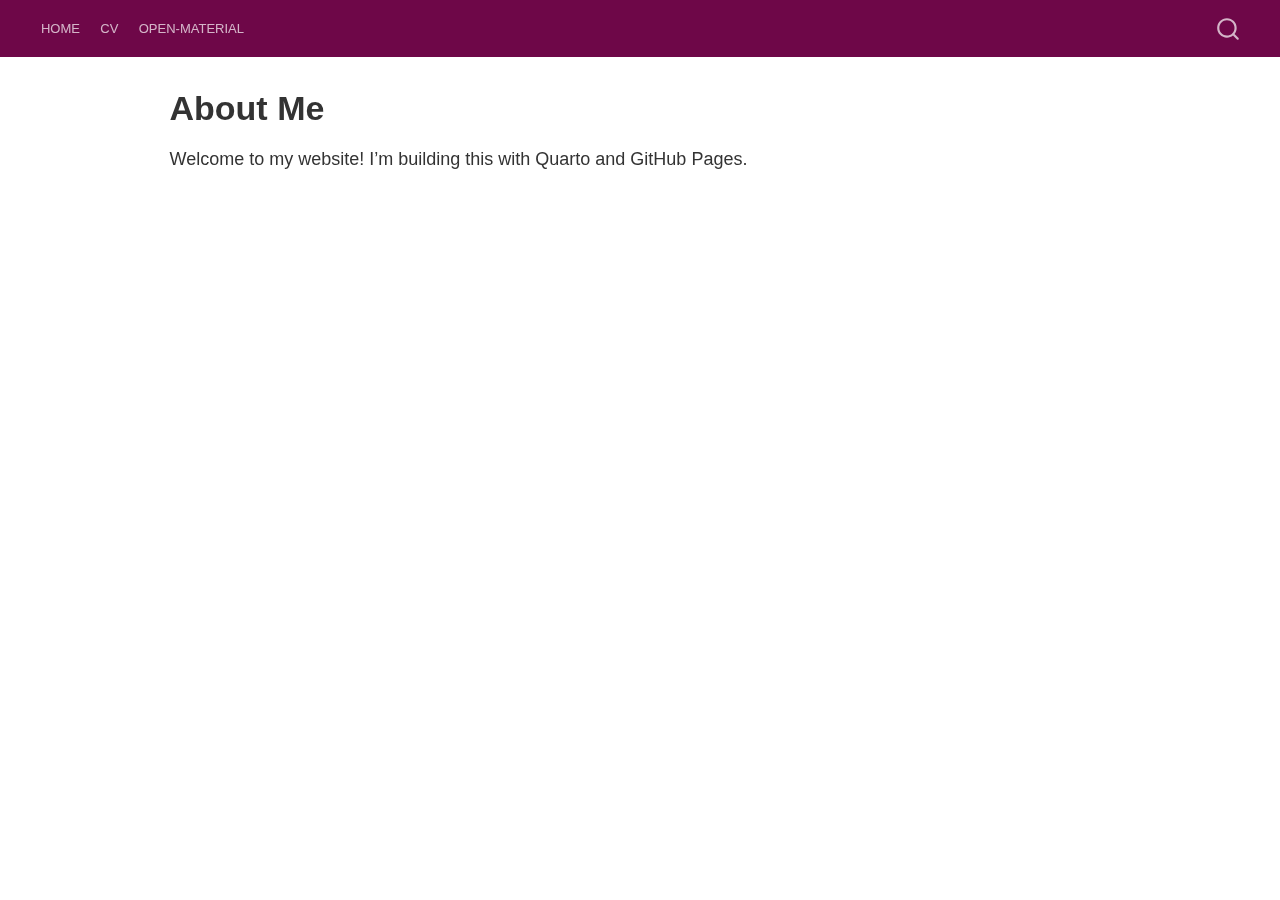
<file: docs/about.html>
<!DOCTYPE html>
<html xmlns="http://www.w3.org/1999/xhtml" lang="en" xml:lang="en"><head>

<meta charset="utf-8">
<meta name="generator" content="quarto-1.5.57">

<meta name="viewport" content="width=device-width, initial-scale=1.0, user-scalable=yes">


<title>About Me</title>
<style>
code{white-space: pre-wrap;}
span.smallcaps{font-variant: small-caps;}
div.columns{display: flex; gap: min(4vw, 1.5em);}
div.column{flex: auto; overflow-x: auto;}
div.hanging-indent{margin-left: 1.5em; text-indent: -1.5em;}
ul.task-list{list-style: none;}
ul.task-list li input[type="checkbox"] {
  width: 0.8em;
  margin: 0 0.8em 0.2em -1em; /* quarto-specific, see https://github.com/quarto-dev/quarto-cli/issues/4556 */ 
  vertical-align: middle;
}
</style>


<script src="site_libs/quarto-nav/quarto-nav.js"></script>
<script src="site_libs/quarto-nav/headroom.min.js"></script>
<script src="site_libs/clipboard/clipboard.min.js"></script>
<script src="site_libs/quarto-search/autocomplete.umd.js"></script>
<script src="site_libs/quarto-search/fuse.min.js"></script>
<script src="site_libs/quarto-search/quarto-search.js"></script>
<meta name="quarto:offset" content="./">
<script src="site_libs/quarto-html/quarto.js"></script>
<script src="site_libs/quarto-html/popper.min.js"></script>
<script src="site_libs/quarto-html/tippy.umd.min.js"></script>
<script src="site_libs/quarto-html/anchor.min.js"></script>
<link href="site_libs/quarto-html/tippy.css" rel="stylesheet">
<link href="site_libs/quarto-html/quarto-syntax-highlighting-dark.css" rel="stylesheet" id="quarto-text-highlighting-styles">
<script src="site_libs/bootstrap/bootstrap.min.js"></script>
<link href="site_libs/bootstrap/bootstrap-icons.css" rel="stylesheet">
<link href="site_libs/bootstrap/bootstrap.min.css" rel="stylesheet" id="quarto-bootstrap" data-mode="dark">
<script id="quarto-search-options" type="application/json">{
  "location": "navbar",
  "copy-button": false,
  "collapse-after": 3,
  "panel-placement": "end",
  "type": "overlay",
  "limit": 50,
  "keyboard-shortcut": [
    "f",
    "/",
    "s"
  ],
  "show-item-context": false,
  "language": {
    "search-no-results-text": "No results",
    "search-matching-documents-text": "matching documents",
    "search-copy-link-title": "Copy link to search",
    "search-hide-matches-text": "Hide additional matches",
    "search-more-match-text": "more match in this document",
    "search-more-matches-text": "more matches in this document",
    "search-clear-button-title": "Clear",
    "search-text-placeholder": "",
    "search-detached-cancel-button-title": "Cancel",
    "search-submit-button-title": "Submit",
    "search-label": "Search"
  }
}</script>


<link rel="stylesheet" href="styles.css">
</head>

<body class="nav-fixed">

<div id="quarto-search-results"></div>
  <header id="quarto-header" class="headroom fixed-top">
    <nav class="navbar navbar-expand-lg " data-bs-theme="dark">
      <div class="navbar-container container-fluid">
            <div id="quarto-search" class="" title="Search"></div>
          <button class="navbar-toggler" type="button" data-bs-toggle="collapse" data-bs-target="#navbarCollapse" aria-controls="navbarCollapse" role="menu" aria-expanded="false" aria-label="Toggle navigation" onclick="if (window.quartoToggleHeadroom) { window.quartoToggleHeadroom(); }">
  <span class="navbar-toggler-icon"></span>
</button>
          <div class="collapse navbar-collapse" id="navbarCollapse">
            <ul class="navbar-nav navbar-nav-scroll me-auto">
  <li class="nav-item">
    <a class="nav-link" href="./index.html"> 
<span class="menu-text">home</span></a>
  </li>  
  <li class="nav-item">
    <a class="nav-link" href="./cv.html"> 
<span class="menu-text">cv</span></a>
  </li>  
  <li class="nav-item">
    <a class="nav-link" href="./material.html"> 
<span class="menu-text">open-material</span></a>
  </li>  
</ul>
          </div> <!-- /navcollapse -->
            <div class="quarto-navbar-tools">
</div>
      </div> <!-- /container-fluid -->
    </nav>
</header>
<!-- content -->
<div id="quarto-content" class="quarto-container page-columns page-rows-contents page-layout-article page-navbar">
<!-- sidebar -->
<!-- margin-sidebar -->
    <div id="quarto-margin-sidebar" class="sidebar margin-sidebar zindex-bottom">
        
    </div>
<!-- main -->
<main class="content" id="quarto-document-content">

<header id="title-block-header" class="quarto-title-block default">
<div class="quarto-title">
<h1 class="title">About Me</h1>
</div>



<div class="quarto-title-meta">

    
  
    
  </div>
  


</header>


<p>Welcome to my website! I’m building this with Quarto and GitHub Pages.</p>



</main> <!-- /main -->
<script id="quarto-html-after-body" type="application/javascript">
window.document.addEventListener("DOMContentLoaded", function (event) {
  const toggleBodyColorMode = (bsSheetEl) => {
    const mode = bsSheetEl.getAttribute("data-mode");
    const bodyEl = window.document.querySelector("body");
    if (mode === "dark") {
      bodyEl.classList.add("quarto-dark");
      bodyEl.classList.remove("quarto-light");
    } else {
      bodyEl.classList.add("quarto-light");
      bodyEl.classList.remove("quarto-dark");
    }
  }
  const toggleBodyColorPrimary = () => {
    const bsSheetEl = window.document.querySelector("link#quarto-bootstrap");
    if (bsSheetEl) {
      toggleBodyColorMode(bsSheetEl);
    }
  }
  toggleBodyColorPrimary();  
  const icon = "";
  const anchorJS = new window.AnchorJS();
  anchorJS.options = {
    placement: 'right',
    icon: icon
  };
  anchorJS.add('.anchored');
  const isCodeAnnotation = (el) => {
    for (const clz of el.classList) {
      if (clz.startsWith('code-annotation-')) {                     
        return true;
      }
    }
    return false;
  }
  const onCopySuccess = function(e) {
    // button target
    const button = e.trigger;
    // don't keep focus
    button.blur();
    // flash "checked"
    button.classList.add('code-copy-button-checked');
    var currentTitle = button.getAttribute("title");
    button.setAttribute("title", "Copied!");
    let tooltip;
    if (window.bootstrap) {
      button.setAttribute("data-bs-toggle", "tooltip");
      button.setAttribute("data-bs-placement", "left");
      button.setAttribute("data-bs-title", "Copied!");
      tooltip = new bootstrap.Tooltip(button, 
        { trigger: "manual", 
          customClass: "code-copy-button-tooltip",
          offset: [0, -8]});
      tooltip.show();    
    }
    setTimeout(function() {
      if (tooltip) {
        tooltip.hide();
        button.removeAttribute("data-bs-title");
        button.removeAttribute("data-bs-toggle");
        button.removeAttribute("data-bs-placement");
      }
      button.setAttribute("title", currentTitle);
      button.classList.remove('code-copy-button-checked');
    }, 1000);
    // clear code selection
    e.clearSelection();
  }
  const getTextToCopy = function(trigger) {
      const codeEl = trigger.previousElementSibling.cloneNode(true);
      for (const childEl of codeEl.children) {
        if (isCodeAnnotation(childEl)) {
          childEl.remove();
        }
      }
      return codeEl.innerText;
  }
  const clipboard = new window.ClipboardJS('.code-copy-button:not([data-in-quarto-modal])', {
    text: getTextToCopy
  });
  clipboard.on('success', onCopySuccess);
  if (window.document.getElementById('quarto-embedded-source-code-modal')) {
    // For code content inside modals, clipBoardJS needs to be initialized with a container option
    // TODO: Check when it could be a function (https://github.com/zenorocha/clipboard.js/issues/860)
    const clipboardModal = new window.ClipboardJS('.code-copy-button[data-in-quarto-modal]', {
      text: getTextToCopy,
      container: window.document.getElementById('quarto-embedded-source-code-modal')
    });
    clipboardModal.on('success', onCopySuccess);
  }
    var localhostRegex = new RegExp(/^(?:http|https):\/\/localhost\:?[0-9]*\//);
    var mailtoRegex = new RegExp(/^mailto:/);
      var filterRegex = new RegExp('/' + window.location.host + '/');
    var isInternal = (href) => {
        return filterRegex.test(href) || localhostRegex.test(href) || mailtoRegex.test(href);
    }
    // Inspect non-navigation links and adorn them if external
 	var links = window.document.querySelectorAll('a[href]:not(.nav-link):not(.navbar-brand):not(.toc-action):not(.sidebar-link):not(.sidebar-item-toggle):not(.pagination-link):not(.no-external):not([aria-hidden]):not(.dropdown-item):not(.quarto-navigation-tool):not(.about-link)');
    for (var i=0; i<links.length; i++) {
      const link = links[i];
      if (!isInternal(link.href)) {
        // undo the damage that might have been done by quarto-nav.js in the case of
        // links that we want to consider external
        if (link.dataset.originalHref !== undefined) {
          link.href = link.dataset.originalHref;
        }
      }
    }
  function tippyHover(el, contentFn, onTriggerFn, onUntriggerFn) {
    const config = {
      allowHTML: true,
      maxWidth: 500,
      delay: 100,
      arrow: false,
      appendTo: function(el) {
          return el.parentElement;
      },
      interactive: true,
      interactiveBorder: 10,
      theme: 'quarto',
      placement: 'bottom-start',
    };
    if (contentFn) {
      config.content = contentFn;
    }
    if (onTriggerFn) {
      config.onTrigger = onTriggerFn;
    }
    if (onUntriggerFn) {
      config.onUntrigger = onUntriggerFn;
    }
    window.tippy(el, config); 
  }
  const noterefs = window.document.querySelectorAll('a[role="doc-noteref"]');
  for (var i=0; i<noterefs.length; i++) {
    const ref = noterefs[i];
    tippyHover(ref, function() {
      // use id or data attribute instead here
      let href = ref.getAttribute('data-footnote-href') || ref.getAttribute('href');
      try { href = new URL(href).hash; } catch {}
      const id = href.replace(/^#\/?/, "");
      const note = window.document.getElementById(id);
      if (note) {
        return note.innerHTML;
      } else {
        return "";
      }
    });
  }
  const xrefs = window.document.querySelectorAll('a.quarto-xref');
  const processXRef = (id, note) => {
    // Strip column container classes
    const stripColumnClz = (el) => {
      el.classList.remove("page-full", "page-columns");
      if (el.children) {
        for (const child of el.children) {
          stripColumnClz(child);
        }
      }
    }
    stripColumnClz(note)
    if (id === null || id.startsWith('sec-')) {
      // Special case sections, only their first couple elements
      const container = document.createElement("div");
      if (note.children && note.children.length > 2) {
        container.appendChild(note.children[0].cloneNode(true));
        for (let i = 1; i < note.children.length; i++) {
          const child = note.children[i];
          if (child.tagName === "P" && child.innerText === "") {
            continue;
          } else {
            container.appendChild(child.cloneNode(true));
            break;
          }
        }
        if (window.Quarto?.typesetMath) {
          window.Quarto.typesetMath(container);
        }
        return container.innerHTML
      } else {
        if (window.Quarto?.typesetMath) {
          window.Quarto.typesetMath(note);
        }
        return note.innerHTML;
      }
    } else {
      // Remove any anchor links if they are present
      const anchorLink = note.querySelector('a.anchorjs-link');
      if (anchorLink) {
        anchorLink.remove();
      }
      if (window.Quarto?.typesetMath) {
        window.Quarto.typesetMath(note);
      }
      // TODO in 1.5, we should make sure this works without a callout special case
      if (note.classList.contains("callout")) {
        return note.outerHTML;
      } else {
        return note.innerHTML;
      }
    }
  }
  for (var i=0; i<xrefs.length; i++) {
    const xref = xrefs[i];
    tippyHover(xref, undefined, function(instance) {
      instance.disable();
      let url = xref.getAttribute('href');
      let hash = undefined; 
      if (url.startsWith('#')) {
        hash = url;
      } else {
        try { hash = new URL(url).hash; } catch {}
      }
      if (hash) {
        const id = hash.replace(/^#\/?/, "");
        const note = window.document.getElementById(id);
        if (note !== null) {
          try {
            const html = processXRef(id, note.cloneNode(true));
            instance.setContent(html);
          } finally {
            instance.enable();
            instance.show();
          }
        } else {
          // See if we can fetch this
          fetch(url.split('#')[0])
          .then(res => res.text())
          .then(html => {
            const parser = new DOMParser();
            const htmlDoc = parser.parseFromString(html, "text/html");
            const note = htmlDoc.getElementById(id);
            if (note !== null) {
              const html = processXRef(id, note);
              instance.setContent(html);
            } 
          }).finally(() => {
            instance.enable();
            instance.show();
          });
        }
      } else {
        // See if we can fetch a full url (with no hash to target)
        // This is a special case and we should probably do some content thinning / targeting
        fetch(url)
        .then(res => res.text())
        .then(html => {
          const parser = new DOMParser();
          const htmlDoc = parser.parseFromString(html, "text/html");
          const note = htmlDoc.querySelector('main.content');
          if (note !== null) {
            // This should only happen for chapter cross references
            // (since there is no id in the URL)
            // remove the first header
            if (note.children.length > 0 && note.children[0].tagName === "HEADER") {
              note.children[0].remove();
            }
            const html = processXRef(null, note);
            instance.setContent(html);
          } 
        }).finally(() => {
          instance.enable();
          instance.show();
        });
      }
    }, function(instance) {
    });
  }
      let selectedAnnoteEl;
      const selectorForAnnotation = ( cell, annotation) => {
        let cellAttr = 'data-code-cell="' + cell + '"';
        let lineAttr = 'data-code-annotation="' +  annotation + '"';
        const selector = 'span[' + cellAttr + '][' + lineAttr + ']';
        return selector;
      }
      const selectCodeLines = (annoteEl) => {
        const doc = window.document;
        const targetCell = annoteEl.getAttribute("data-target-cell");
        const targetAnnotation = annoteEl.getAttribute("data-target-annotation");
        const annoteSpan = window.document.querySelector(selectorForAnnotation(targetCell, targetAnnotation));
        const lines = annoteSpan.getAttribute("data-code-lines").split(",");
        const lineIds = lines.map((line) => {
          return targetCell + "-" + line;
        })
        let top = null;
        let height = null;
        let parent = null;
        if (lineIds.length > 0) {
            //compute the position of the single el (top and bottom and make a div)
            const el = window.document.getElementById(lineIds[0]);
            top = el.offsetTop;
            height = el.offsetHeight;
            parent = el.parentElement.parentElement;
          if (lineIds.length > 1) {
            const lastEl = window.document.getElementById(lineIds[lineIds.length - 1]);
            const bottom = lastEl.offsetTop + lastEl.offsetHeight;
            height = bottom - top;
          }
          if (top !== null && height !== null && parent !== null) {
            // cook up a div (if necessary) and position it 
            let div = window.document.getElementById("code-annotation-line-highlight");
            if (div === null) {
              div = window.document.createElement("div");
              div.setAttribute("id", "code-annotation-line-highlight");
              div.style.position = 'absolute';
              parent.appendChild(div);
            }
            div.style.top = top - 2 + "px";
            div.style.height = height + 4 + "px";
            div.style.left = 0;
            let gutterDiv = window.document.getElementById("code-annotation-line-highlight-gutter");
            if (gutterDiv === null) {
              gutterDiv = window.document.createElement("div");
              gutterDiv.setAttribute("id", "code-annotation-line-highlight-gutter");
              gutterDiv.style.position = 'absolute';
              const codeCell = window.document.getElementById(targetCell);
              const gutter = codeCell.querySelector('.code-annotation-gutter');
              gutter.appendChild(gutterDiv);
            }
            gutterDiv.style.top = top - 2 + "px";
            gutterDiv.style.height = height + 4 + "px";
          }
          selectedAnnoteEl = annoteEl;
        }
      };
      const unselectCodeLines = () => {
        const elementsIds = ["code-annotation-line-highlight", "code-annotation-line-highlight-gutter"];
        elementsIds.forEach((elId) => {
          const div = window.document.getElementById(elId);
          if (div) {
            div.remove();
          }
        });
        selectedAnnoteEl = undefined;
      };
        // Handle positioning of the toggle
    window.addEventListener(
      "resize",
      throttle(() => {
        elRect = undefined;
        if (selectedAnnoteEl) {
          selectCodeLines(selectedAnnoteEl);
        }
      }, 10)
    );
    function throttle(fn, ms) {
    let throttle = false;
    let timer;
      return (...args) => {
        if(!throttle) { // first call gets through
            fn.apply(this, args);
            throttle = true;
        } else { // all the others get throttled
            if(timer) clearTimeout(timer); // cancel #2
            timer = setTimeout(() => {
              fn.apply(this, args);
              timer = throttle = false;
            }, ms);
        }
      };
    }
      // Attach click handler to the DT
      const annoteDls = window.document.querySelectorAll('dt[data-target-cell]');
      for (const annoteDlNode of annoteDls) {
        annoteDlNode.addEventListener('click', (event) => {
          const clickedEl = event.target;
          if (clickedEl !== selectedAnnoteEl) {
            unselectCodeLines();
            const activeEl = window.document.querySelector('dt[data-target-cell].code-annotation-active');
            if (activeEl) {
              activeEl.classList.remove('code-annotation-active');
            }
            selectCodeLines(clickedEl);
            clickedEl.classList.add('code-annotation-active');
          } else {
            // Unselect the line
            unselectCodeLines();
            clickedEl.classList.remove('code-annotation-active');
          }
        });
      }
  const findCites = (el) => {
    const parentEl = el.parentElement;
    if (parentEl) {
      const cites = parentEl.dataset.cites;
      if (cites) {
        return {
          el,
          cites: cites.split(' ')
        };
      } else {
        return findCites(el.parentElement)
      }
    } else {
      return undefined;
    }
  };
  var bibliorefs = window.document.querySelectorAll('a[role="doc-biblioref"]');
  for (var i=0; i<bibliorefs.length; i++) {
    const ref = bibliorefs[i];
    const citeInfo = findCites(ref);
    if (citeInfo) {
      tippyHover(citeInfo.el, function() {
        var popup = window.document.createElement('div');
        citeInfo.cites.forEach(function(cite) {
          var citeDiv = window.document.createElement('div');
          citeDiv.classList.add('hanging-indent');
          citeDiv.classList.add('csl-entry');
          var biblioDiv = window.document.getElementById('ref-' + cite);
          if (biblioDiv) {
            citeDiv.innerHTML = biblioDiv.innerHTML;
          }
          popup.appendChild(citeDiv);
        });
        return popup.innerHTML;
      });
    }
  }
});
</script>
</div> <!-- /content -->




</body></html>
</file>
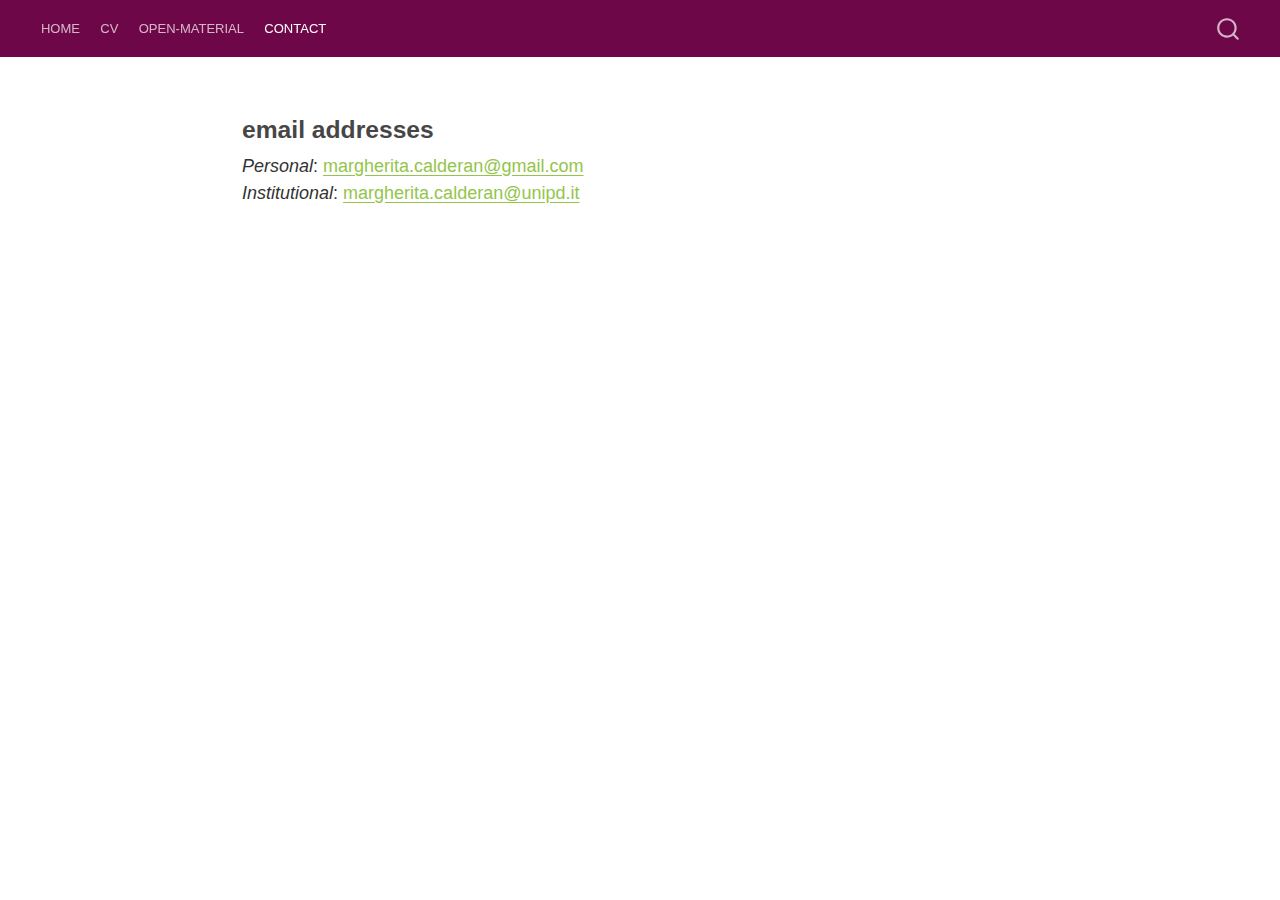
<file: docs/contact.html>
<!DOCTYPE html>
<html xmlns="http://www.w3.org/1999/xhtml" lang="en" xml:lang="en"><head>

<meta charset="utf-8">
<meta name="generator" content="quarto-1.5.57">

<meta name="viewport" content="width=device-width, initial-scale=1.0, user-scalable=yes">


<title>contact</title>
<style>
code{white-space: pre-wrap;}
span.smallcaps{font-variant: small-caps;}
div.columns{display: flex; gap: min(4vw, 1.5em);}
div.column{flex: auto; overflow-x: auto;}
div.hanging-indent{margin-left: 1.5em; text-indent: -1.5em;}
ul.task-list{list-style: none;}
ul.task-list li input[type="checkbox"] {
  width: 0.8em;
  margin: 0 0.8em 0.2em -1em; /* quarto-specific, see https://github.com/quarto-dev/quarto-cli/issues/4556 */ 
  vertical-align: middle;
}
</style>


<script src="site_libs/quarto-nav/quarto-nav.js"></script>
<script src="site_libs/quarto-nav/headroom.min.js"></script>
<script src="site_libs/clipboard/clipboard.min.js"></script>
<script src="site_libs/quarto-search/autocomplete.umd.js"></script>
<script src="site_libs/quarto-search/fuse.min.js"></script>
<script src="site_libs/quarto-search/quarto-search.js"></script>
<meta name="quarto:offset" content="./">
<script src="site_libs/quarto-html/quarto.js"></script>
<script src="site_libs/quarto-html/popper.min.js"></script>
<script src="site_libs/quarto-html/tippy.umd.min.js"></script>
<script src="site_libs/quarto-html/anchor.min.js"></script>
<link href="site_libs/quarto-html/tippy.css" rel="stylesheet">
<link href="site_libs/quarto-html/quarto-syntax-highlighting-dark.css" rel="stylesheet" id="quarto-text-highlighting-styles">
<script src="site_libs/bootstrap/bootstrap.min.js"></script>
<link href="site_libs/bootstrap/bootstrap-icons.css" rel="stylesheet">
<link href="site_libs/bootstrap/bootstrap.min.css" rel="stylesheet" id="quarto-bootstrap" data-mode="dark">
<script id="quarto-search-options" type="application/json">{
  "location": "navbar",
  "copy-button": false,
  "collapse-after": 3,
  "panel-placement": "end",
  "type": "overlay",
  "limit": 50,
  "keyboard-shortcut": [
    "f",
    "/",
    "s"
  ],
  "show-item-context": false,
  "language": {
    "search-no-results-text": "No results",
    "search-matching-documents-text": "matching documents",
    "search-copy-link-title": "Copy link to search",
    "search-hide-matches-text": "Hide additional matches",
    "search-more-match-text": "more match in this document",
    "search-more-matches-text": "more matches in this document",
    "search-clear-button-title": "Clear",
    "search-text-placeholder": "",
    "search-detached-cancel-button-title": "Cancel",
    "search-submit-button-title": "Submit",
    "search-label": "Search"
  }
}</script>


<link rel="stylesheet" href="styles.css">
</head>

<body class="nav-fixed fullcontent">

<div id="quarto-search-results"></div>
  <header id="quarto-header" class="headroom fixed-top">
    <nav class="navbar navbar-expand-lg " data-bs-theme="dark">
      <div class="navbar-container container-fluid">
            <div id="quarto-search" class="" title="Search"></div>
          <button class="navbar-toggler" type="button" data-bs-toggle="collapse" data-bs-target="#navbarCollapse" aria-controls="navbarCollapse" role="menu" aria-expanded="false" aria-label="Toggle navigation" onclick="if (window.quartoToggleHeadroom) { window.quartoToggleHeadroom(); }">
  <span class="navbar-toggler-icon"></span>
</button>
          <div class="collapse navbar-collapse" id="navbarCollapse">
            <ul class="navbar-nav navbar-nav-scroll me-auto">
  <li class="nav-item">
    <a class="nav-link" href="./index.html"> 
<span class="menu-text">home</span></a>
  </li>  
  <li class="nav-item">
    <a class="nav-link" href="./cv.html"> 
<span class="menu-text">cv</span></a>
  </li>  
  <li class="nav-item">
    <a class="nav-link" href="./material.html"> 
<span class="menu-text">open-material</span></a>
  </li>  
  <li class="nav-item">
    <a class="nav-link active" href="./contact.html" aria-current="page"> 
<span class="menu-text">contact</span></a>
  </li>  
</ul>
          </div> <!-- /navcollapse -->
            <div class="quarto-navbar-tools">
</div>
      </div> <!-- /container-fluid -->
    </nav>
</header>
<!-- content -->
<div id="quarto-content" class="quarto-container page-columns page-rows-contents page-layout-article page-navbar">
<!-- sidebar -->
<!-- margin-sidebar -->
    
<!-- main -->
<main class="content" id="quarto-document-content">




<section id="email-addresses" class="level3">
<h3 class="anchored" data-anchor-id="email-addresses">email addresses</h3>
<p><em>Personal</em>: <a href="mailto:margherita.calderan@gmail.com" class="email">margherita.calderan@gmail.com</a><br>
<em>Institutional</em>: <a href="mailto:margherita.calderan@unipd.it" class="email">margherita.calderan@unipd.it</a></p>


</section>

</main> <!-- /main -->
<script id="quarto-html-after-body" type="application/javascript">
window.document.addEventListener("DOMContentLoaded", function (event) {
  const toggleBodyColorMode = (bsSheetEl) => {
    const mode = bsSheetEl.getAttribute("data-mode");
    const bodyEl = window.document.querySelector("body");
    if (mode === "dark") {
      bodyEl.classList.add("quarto-dark");
      bodyEl.classList.remove("quarto-light");
    } else {
      bodyEl.classList.add("quarto-light");
      bodyEl.classList.remove("quarto-dark");
    }
  }
  const toggleBodyColorPrimary = () => {
    const bsSheetEl = window.document.querySelector("link#quarto-bootstrap");
    if (bsSheetEl) {
      toggleBodyColorMode(bsSheetEl);
    }
  }
  toggleBodyColorPrimary();  
  const icon = "";
  const anchorJS = new window.AnchorJS();
  anchorJS.options = {
    placement: 'right',
    icon: icon
  };
  anchorJS.add('.anchored');
  const isCodeAnnotation = (el) => {
    for (const clz of el.classList) {
      if (clz.startsWith('code-annotation-')) {                     
        return true;
      }
    }
    return false;
  }
  const onCopySuccess = function(e) {
    // button target
    const button = e.trigger;
    // don't keep focus
    button.blur();
    // flash "checked"
    button.classList.add('code-copy-button-checked');
    var currentTitle = button.getAttribute("title");
    button.setAttribute("title", "Copied!");
    let tooltip;
    if (window.bootstrap) {
      button.setAttribute("data-bs-toggle", "tooltip");
      button.setAttribute("data-bs-placement", "left");
      button.setAttribute("data-bs-title", "Copied!");
      tooltip = new bootstrap.Tooltip(button, 
        { trigger: "manual", 
          customClass: "code-copy-button-tooltip",
          offset: [0, -8]});
      tooltip.show();    
    }
    setTimeout(function() {
      if (tooltip) {
        tooltip.hide();
        button.removeAttribute("data-bs-title");
        button.removeAttribute("data-bs-toggle");
        button.removeAttribute("data-bs-placement");
      }
      button.setAttribute("title", currentTitle);
      button.classList.remove('code-copy-button-checked');
    }, 1000);
    // clear code selection
    e.clearSelection();
  }
  const getTextToCopy = function(trigger) {
      const codeEl = trigger.previousElementSibling.cloneNode(true);
      for (const childEl of codeEl.children) {
        if (isCodeAnnotation(childEl)) {
          childEl.remove();
        }
      }
      return codeEl.innerText;
  }
  const clipboard = new window.ClipboardJS('.code-copy-button:not([data-in-quarto-modal])', {
    text: getTextToCopy
  });
  clipboard.on('success', onCopySuccess);
  if (window.document.getElementById('quarto-embedded-source-code-modal')) {
    // For code content inside modals, clipBoardJS needs to be initialized with a container option
    // TODO: Check when it could be a function (https://github.com/zenorocha/clipboard.js/issues/860)
    const clipboardModal = new window.ClipboardJS('.code-copy-button[data-in-quarto-modal]', {
      text: getTextToCopy,
      container: window.document.getElementById('quarto-embedded-source-code-modal')
    });
    clipboardModal.on('success', onCopySuccess);
  }
    var localhostRegex = new RegExp(/^(?:http|https):\/\/localhost\:?[0-9]*\//);
    var mailtoRegex = new RegExp(/^mailto:/);
      var filterRegex = new RegExp('/' + window.location.host + '/');
    var isInternal = (href) => {
        return filterRegex.test(href) || localhostRegex.test(href) || mailtoRegex.test(href);
    }
    // Inspect non-navigation links and adorn them if external
 	var links = window.document.querySelectorAll('a[href]:not(.nav-link):not(.navbar-brand):not(.toc-action):not(.sidebar-link):not(.sidebar-item-toggle):not(.pagination-link):not(.no-external):not([aria-hidden]):not(.dropdown-item):not(.quarto-navigation-tool):not(.about-link)');
    for (var i=0; i<links.length; i++) {
      const link = links[i];
      if (!isInternal(link.href)) {
        // undo the damage that might have been done by quarto-nav.js in the case of
        // links that we want to consider external
        if (link.dataset.originalHref !== undefined) {
          link.href = link.dataset.originalHref;
        }
      }
    }
  function tippyHover(el, contentFn, onTriggerFn, onUntriggerFn) {
    const config = {
      allowHTML: true,
      maxWidth: 500,
      delay: 100,
      arrow: false,
      appendTo: function(el) {
          return el.parentElement;
      },
      interactive: true,
      interactiveBorder: 10,
      theme: 'quarto',
      placement: 'bottom-start',
    };
    if (contentFn) {
      config.content = contentFn;
    }
    if (onTriggerFn) {
      config.onTrigger = onTriggerFn;
    }
    if (onUntriggerFn) {
      config.onUntrigger = onUntriggerFn;
    }
    window.tippy(el, config); 
  }
  const noterefs = window.document.querySelectorAll('a[role="doc-noteref"]');
  for (var i=0; i<noterefs.length; i++) {
    const ref = noterefs[i];
    tippyHover(ref, function() {
      // use id or data attribute instead here
      let href = ref.getAttribute('data-footnote-href') || ref.getAttribute('href');
      try { href = new URL(href).hash; } catch {}
      const id = href.replace(/^#\/?/, "");
      const note = window.document.getElementById(id);
      if (note) {
        return note.innerHTML;
      } else {
        return "";
      }
    });
  }
  const xrefs = window.document.querySelectorAll('a.quarto-xref');
  const processXRef = (id, note) => {
    // Strip column container classes
    const stripColumnClz = (el) => {
      el.classList.remove("page-full", "page-columns");
      if (el.children) {
        for (const child of el.children) {
          stripColumnClz(child);
        }
      }
    }
    stripColumnClz(note)
    if (id === null || id.startsWith('sec-')) {
      // Special case sections, only their first couple elements
      const container = document.createElement("div");
      if (note.children && note.children.length > 2) {
        container.appendChild(note.children[0].cloneNode(true));
        for (let i = 1; i < note.children.length; i++) {
          const child = note.children[i];
          if (child.tagName === "P" && child.innerText === "") {
            continue;
          } else {
            container.appendChild(child.cloneNode(true));
            break;
          }
        }
        if (window.Quarto?.typesetMath) {
          window.Quarto.typesetMath(container);
        }
        return container.innerHTML
      } else {
        if (window.Quarto?.typesetMath) {
          window.Quarto.typesetMath(note);
        }
        return note.innerHTML;
      }
    } else {
      // Remove any anchor links if they are present
      const anchorLink = note.querySelector('a.anchorjs-link');
      if (anchorLink) {
        anchorLink.remove();
      }
      if (window.Quarto?.typesetMath) {
        window.Quarto.typesetMath(note);
      }
      // TODO in 1.5, we should make sure this works without a callout special case
      if (note.classList.contains("callout")) {
        return note.outerHTML;
      } else {
        return note.innerHTML;
      }
    }
  }
  for (var i=0; i<xrefs.length; i++) {
    const xref = xrefs[i];
    tippyHover(xref, undefined, function(instance) {
      instance.disable();
      let url = xref.getAttribute('href');
      let hash = undefined; 
      if (url.startsWith('#')) {
        hash = url;
      } else {
        try { hash = new URL(url).hash; } catch {}
      }
      if (hash) {
        const id = hash.replace(/^#\/?/, "");
        const note = window.document.getElementById(id);
        if (note !== null) {
          try {
            const html = processXRef(id, note.cloneNode(true));
            instance.setContent(html);
          } finally {
            instance.enable();
            instance.show();
          }
        } else {
          // See if we can fetch this
          fetch(url.split('#')[0])
          .then(res => res.text())
          .then(html => {
            const parser = new DOMParser();
            const htmlDoc = parser.parseFromString(html, "text/html");
            const note = htmlDoc.getElementById(id);
            if (note !== null) {
              const html = processXRef(id, note);
              instance.setContent(html);
            } 
          }).finally(() => {
            instance.enable();
            instance.show();
          });
        }
      } else {
        // See if we can fetch a full url (with no hash to target)
        // This is a special case and we should probably do some content thinning / targeting
        fetch(url)
        .then(res => res.text())
        .then(html => {
          const parser = new DOMParser();
          const htmlDoc = parser.parseFromString(html, "text/html");
          const note = htmlDoc.querySelector('main.content');
          if (note !== null) {
            // This should only happen for chapter cross references
            // (since there is no id in the URL)
            // remove the first header
            if (note.children.length > 0 && note.children[0].tagName === "HEADER") {
              note.children[0].remove();
            }
            const html = processXRef(null, note);
            instance.setContent(html);
          } 
        }).finally(() => {
          instance.enable();
          instance.show();
        });
      }
    }, function(instance) {
    });
  }
      let selectedAnnoteEl;
      const selectorForAnnotation = ( cell, annotation) => {
        let cellAttr = 'data-code-cell="' + cell + '"';
        let lineAttr = 'data-code-annotation="' +  annotation + '"';
        const selector = 'span[' + cellAttr + '][' + lineAttr + ']';
        return selector;
      }
      const selectCodeLines = (annoteEl) => {
        const doc = window.document;
        const targetCell = annoteEl.getAttribute("data-target-cell");
        const targetAnnotation = annoteEl.getAttribute("data-target-annotation");
        const annoteSpan = window.document.querySelector(selectorForAnnotation(targetCell, targetAnnotation));
        const lines = annoteSpan.getAttribute("data-code-lines").split(",");
        const lineIds = lines.map((line) => {
          return targetCell + "-" + line;
        })
        let top = null;
        let height = null;
        let parent = null;
        if (lineIds.length > 0) {
            //compute the position of the single el (top and bottom and make a div)
            const el = window.document.getElementById(lineIds[0]);
            top = el.offsetTop;
            height = el.offsetHeight;
            parent = el.parentElement.parentElement;
          if (lineIds.length > 1) {
            const lastEl = window.document.getElementById(lineIds[lineIds.length - 1]);
            const bottom = lastEl.offsetTop + lastEl.offsetHeight;
            height = bottom - top;
          }
          if (top !== null && height !== null && parent !== null) {
            // cook up a div (if necessary) and position it 
            let div = window.document.getElementById("code-annotation-line-highlight");
            if (div === null) {
              div = window.document.createElement("div");
              div.setAttribute("id", "code-annotation-line-highlight");
              div.style.position = 'absolute';
              parent.appendChild(div);
            }
            div.style.top = top - 2 + "px";
            div.style.height = height + 4 + "px";
            div.style.left = 0;
            let gutterDiv = window.document.getElementById("code-annotation-line-highlight-gutter");
            if (gutterDiv === null) {
              gutterDiv = window.document.createElement("div");
              gutterDiv.setAttribute("id", "code-annotation-line-highlight-gutter");
              gutterDiv.style.position = 'absolute';
              const codeCell = window.document.getElementById(targetCell);
              const gutter = codeCell.querySelector('.code-annotation-gutter');
              gutter.appendChild(gutterDiv);
            }
            gutterDiv.style.top = top - 2 + "px";
            gutterDiv.style.height = height + 4 + "px";
          }
          selectedAnnoteEl = annoteEl;
        }
      };
      const unselectCodeLines = () => {
        const elementsIds = ["code-annotation-line-highlight", "code-annotation-line-highlight-gutter"];
        elementsIds.forEach((elId) => {
          const div = window.document.getElementById(elId);
          if (div) {
            div.remove();
          }
        });
        selectedAnnoteEl = undefined;
      };
        // Handle positioning of the toggle
    window.addEventListener(
      "resize",
      throttle(() => {
        elRect = undefined;
        if (selectedAnnoteEl) {
          selectCodeLines(selectedAnnoteEl);
        }
      }, 10)
    );
    function throttle(fn, ms) {
    let throttle = false;
    let timer;
      return (...args) => {
        if(!throttle) { // first call gets through
            fn.apply(this, args);
            throttle = true;
        } else { // all the others get throttled
            if(timer) clearTimeout(timer); // cancel #2
            timer = setTimeout(() => {
              fn.apply(this, args);
              timer = throttle = false;
            }, ms);
        }
      };
    }
      // Attach click handler to the DT
      const annoteDls = window.document.querySelectorAll('dt[data-target-cell]');
      for (const annoteDlNode of annoteDls) {
        annoteDlNode.addEventListener('click', (event) => {
          const clickedEl = event.target;
          if (clickedEl !== selectedAnnoteEl) {
            unselectCodeLines();
            const activeEl = window.document.querySelector('dt[data-target-cell].code-annotation-active');
            if (activeEl) {
              activeEl.classList.remove('code-annotation-active');
            }
            selectCodeLines(clickedEl);
            clickedEl.classList.add('code-annotation-active');
          } else {
            // Unselect the line
            unselectCodeLines();
            clickedEl.classList.remove('code-annotation-active');
          }
        });
      }
  const findCites = (el) => {
    const parentEl = el.parentElement;
    if (parentEl) {
      const cites = parentEl.dataset.cites;
      if (cites) {
        return {
          el,
          cites: cites.split(' ')
        };
      } else {
        return findCites(el.parentElement)
      }
    } else {
      return undefined;
    }
  };
  var bibliorefs = window.document.querySelectorAll('a[role="doc-biblioref"]');
  for (var i=0; i<bibliorefs.length; i++) {
    const ref = bibliorefs[i];
    const citeInfo = findCites(ref);
    if (citeInfo) {
      tippyHover(citeInfo.el, function() {
        var popup = window.document.createElement('div');
        citeInfo.cites.forEach(function(cite) {
          var citeDiv = window.document.createElement('div');
          citeDiv.classList.add('hanging-indent');
          citeDiv.classList.add('csl-entry');
          var biblioDiv = window.document.getElementById('ref-' + cite);
          if (biblioDiv) {
            citeDiv.innerHTML = biblioDiv.innerHTML;
          }
          popup.appendChild(citeDiv);
        });
        return popup.innerHTML;
      });
    }
  }
});
</script>
</div> <!-- /content -->




</body></html>
</file>
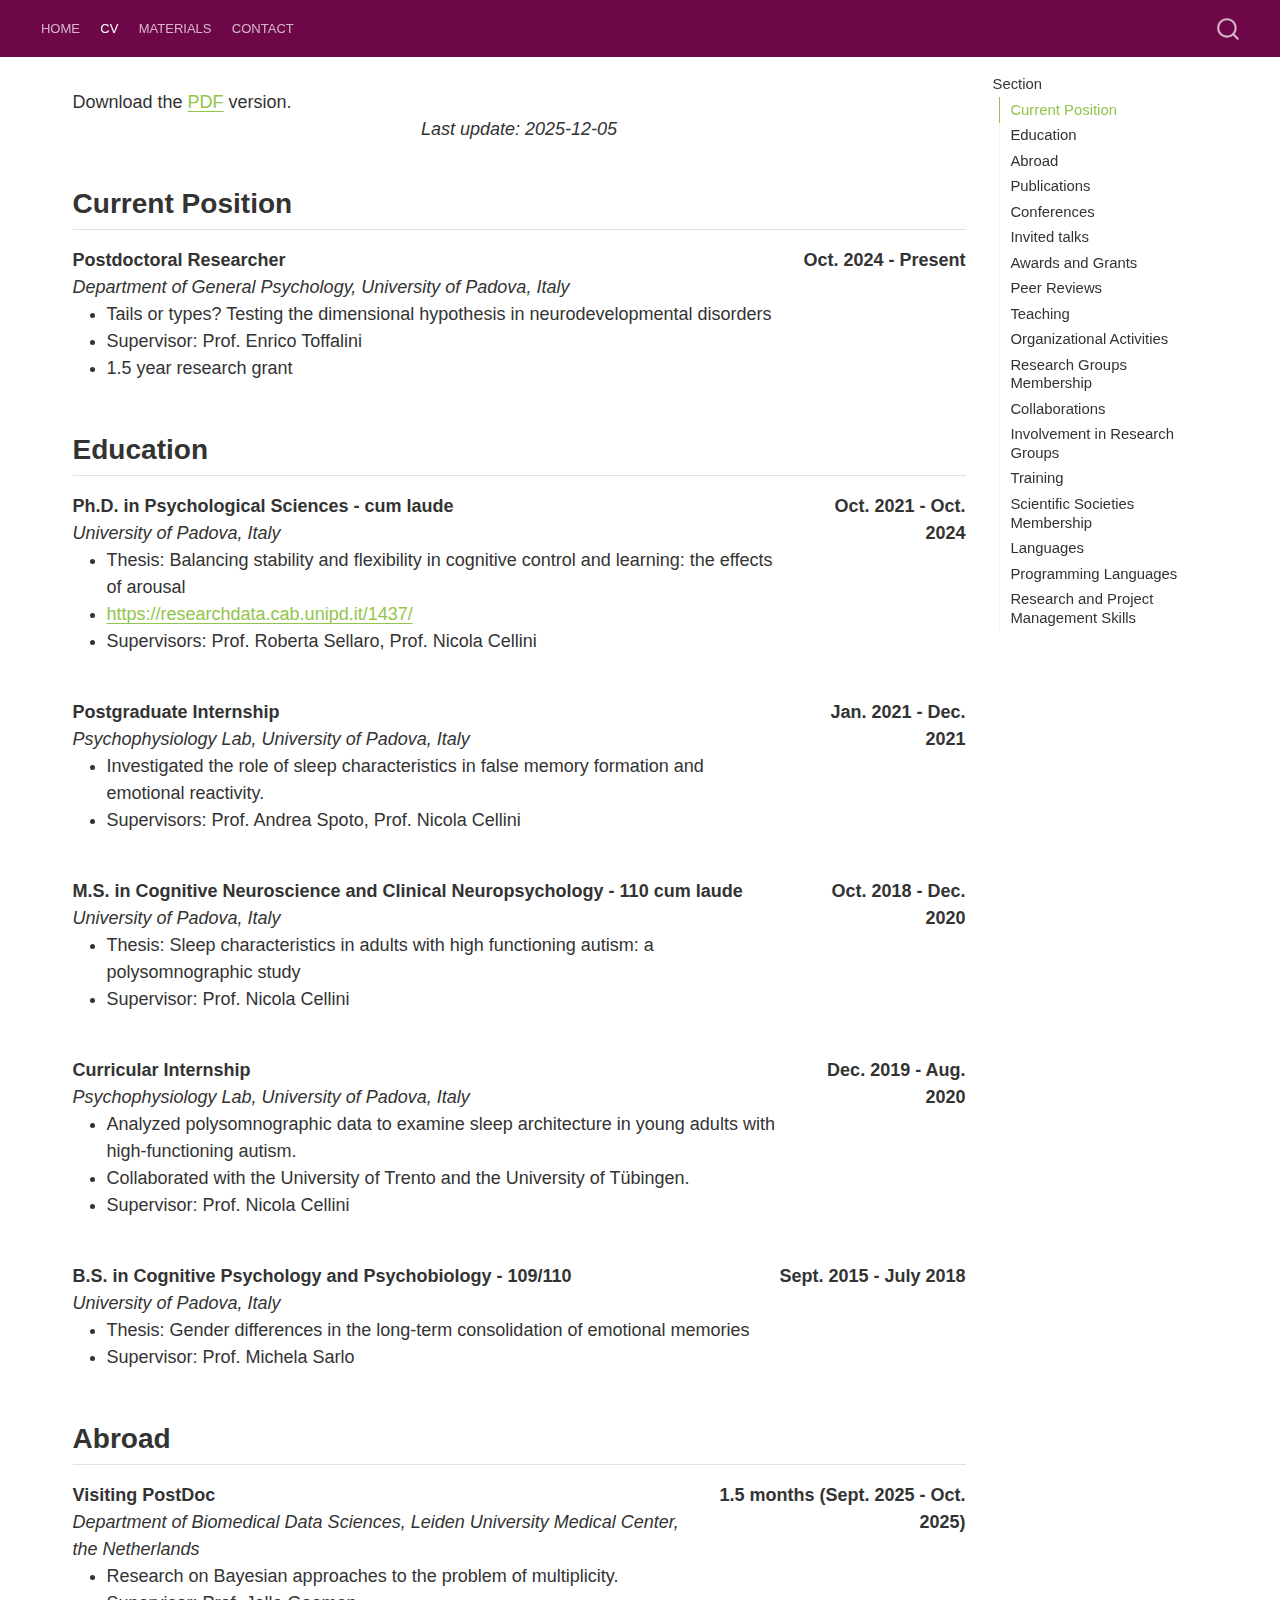
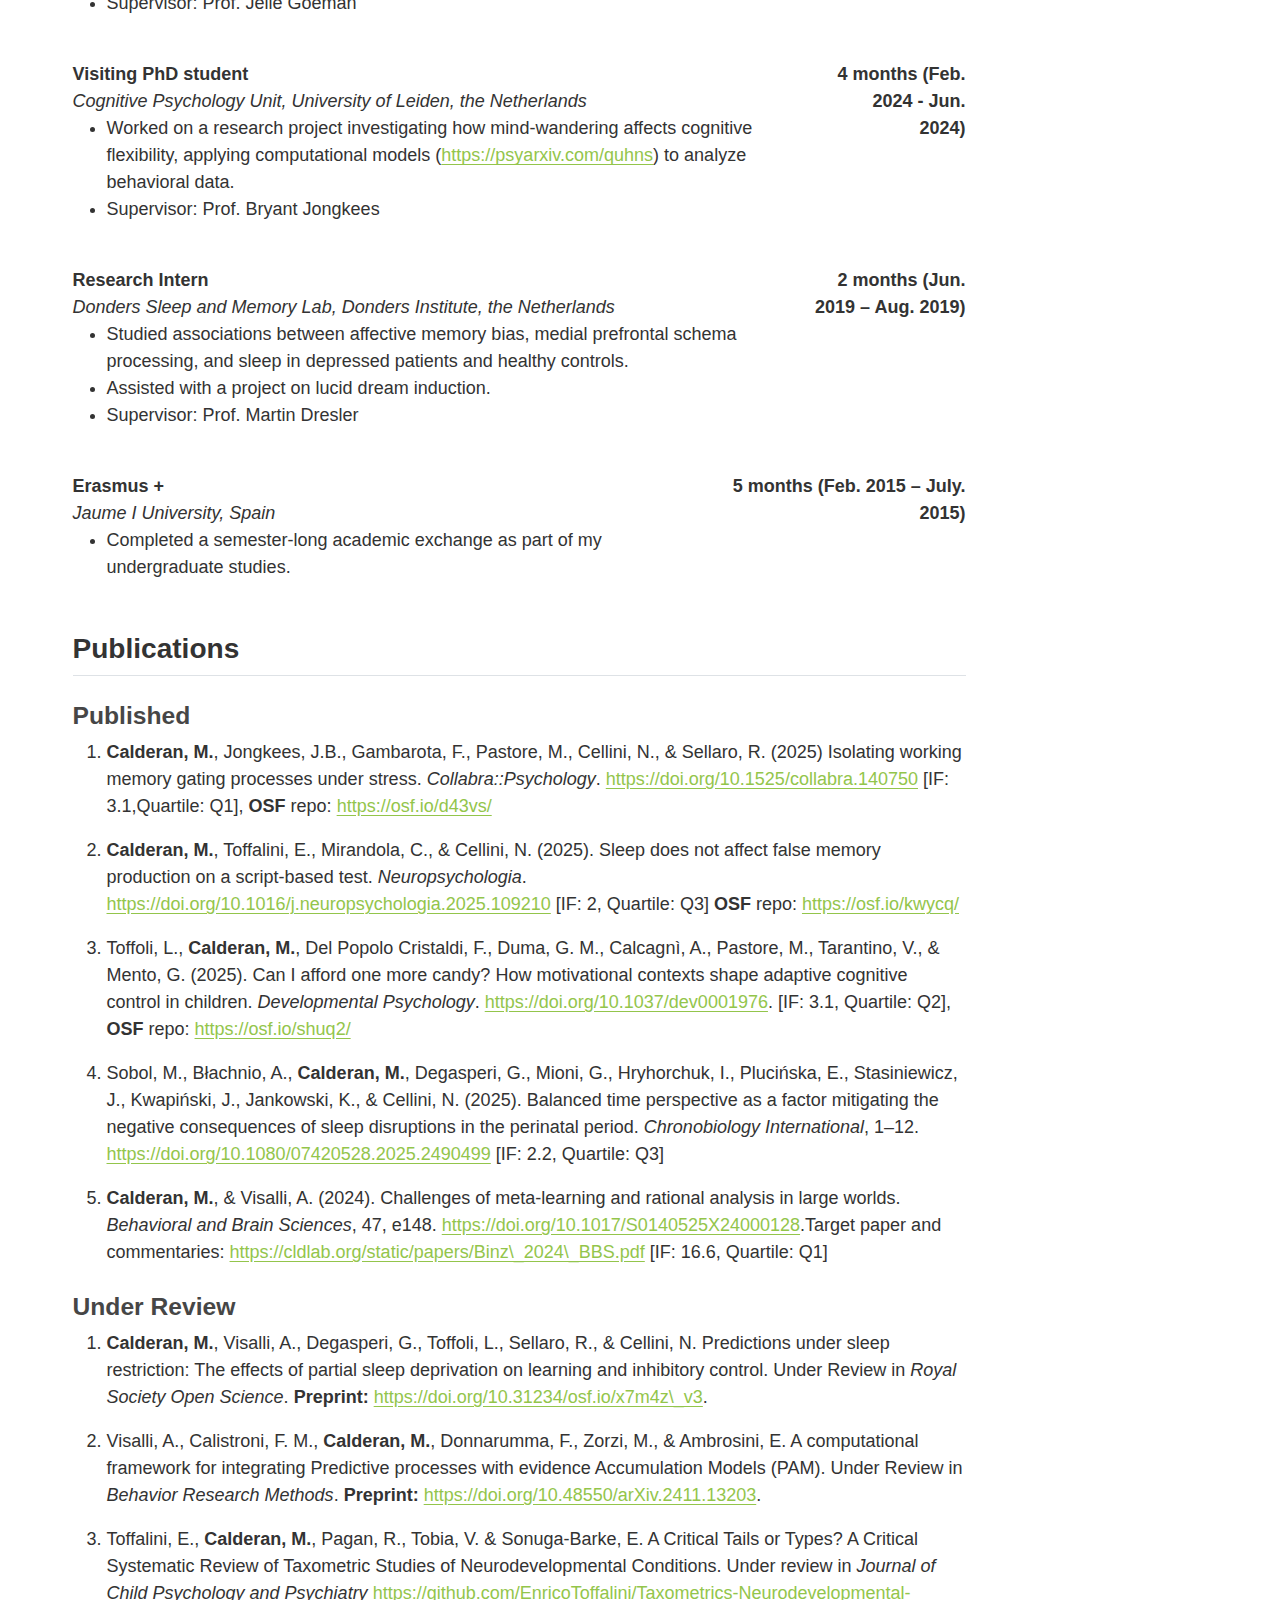
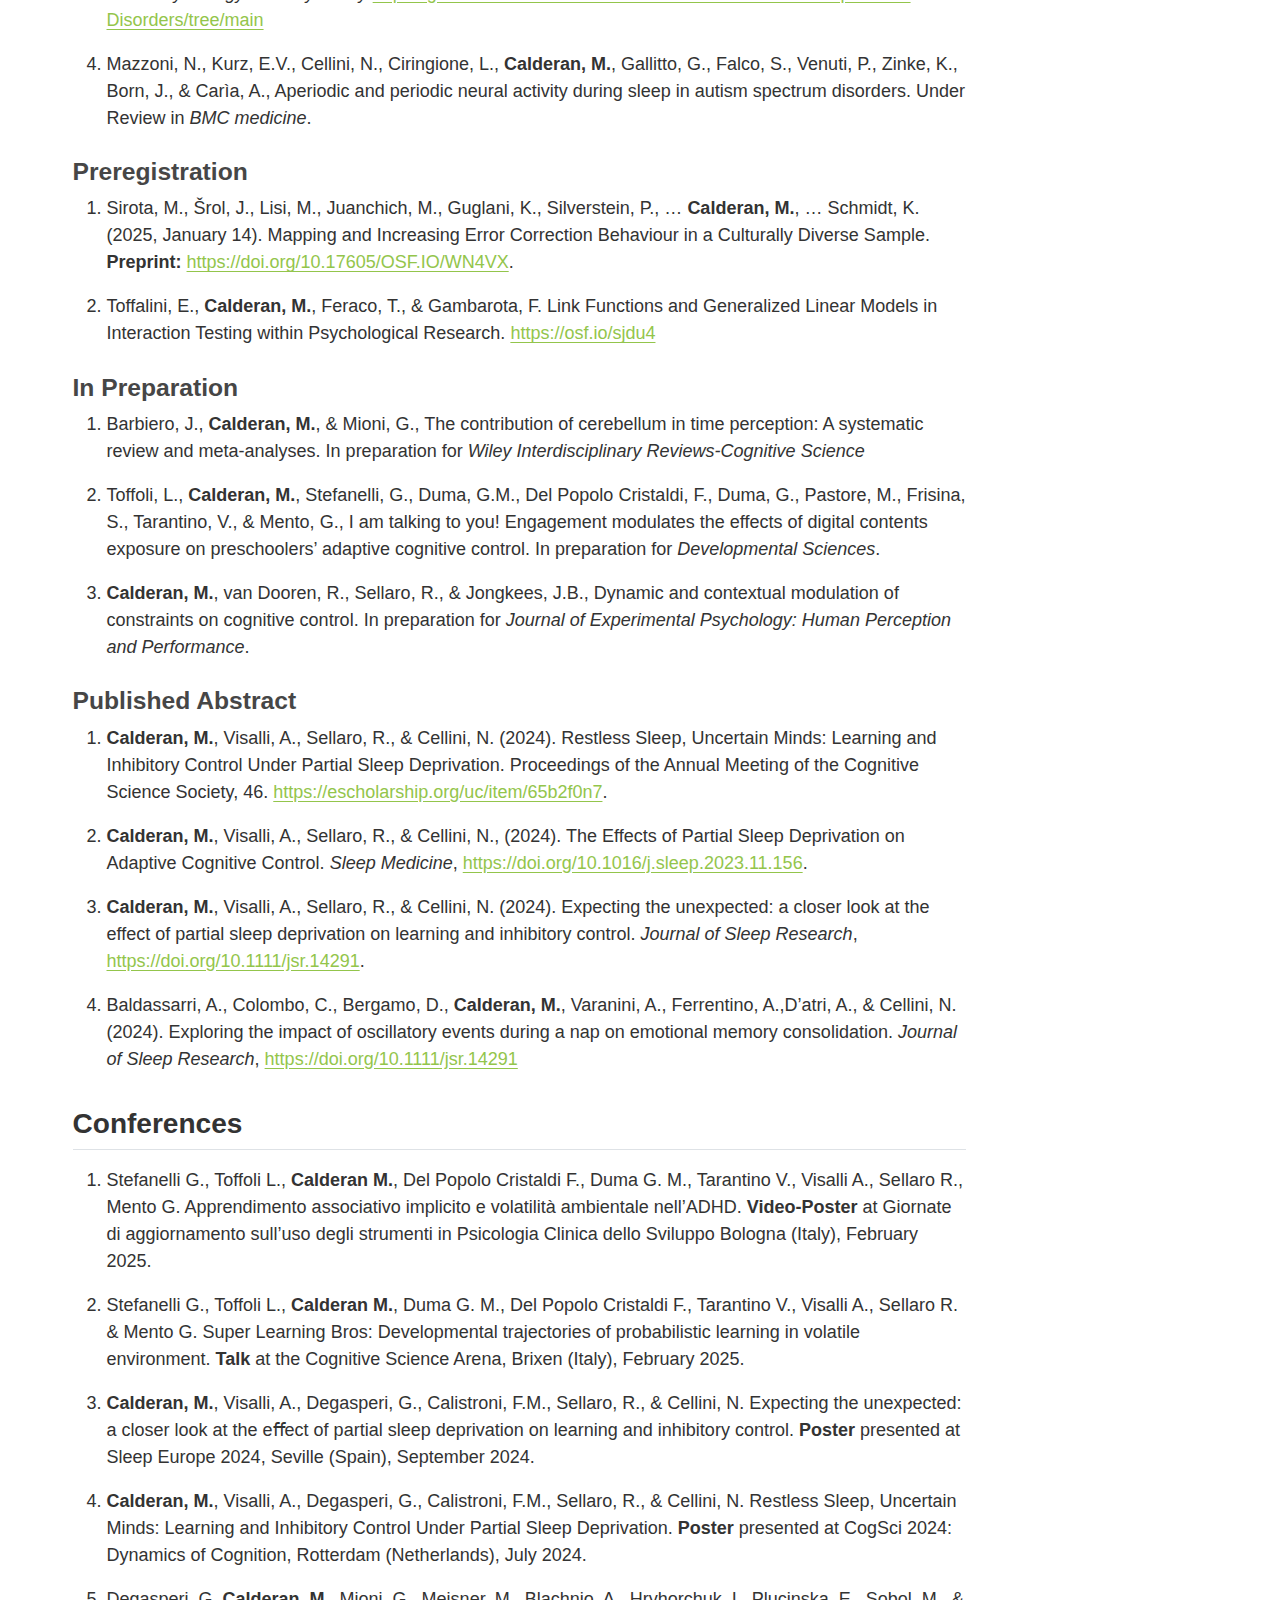
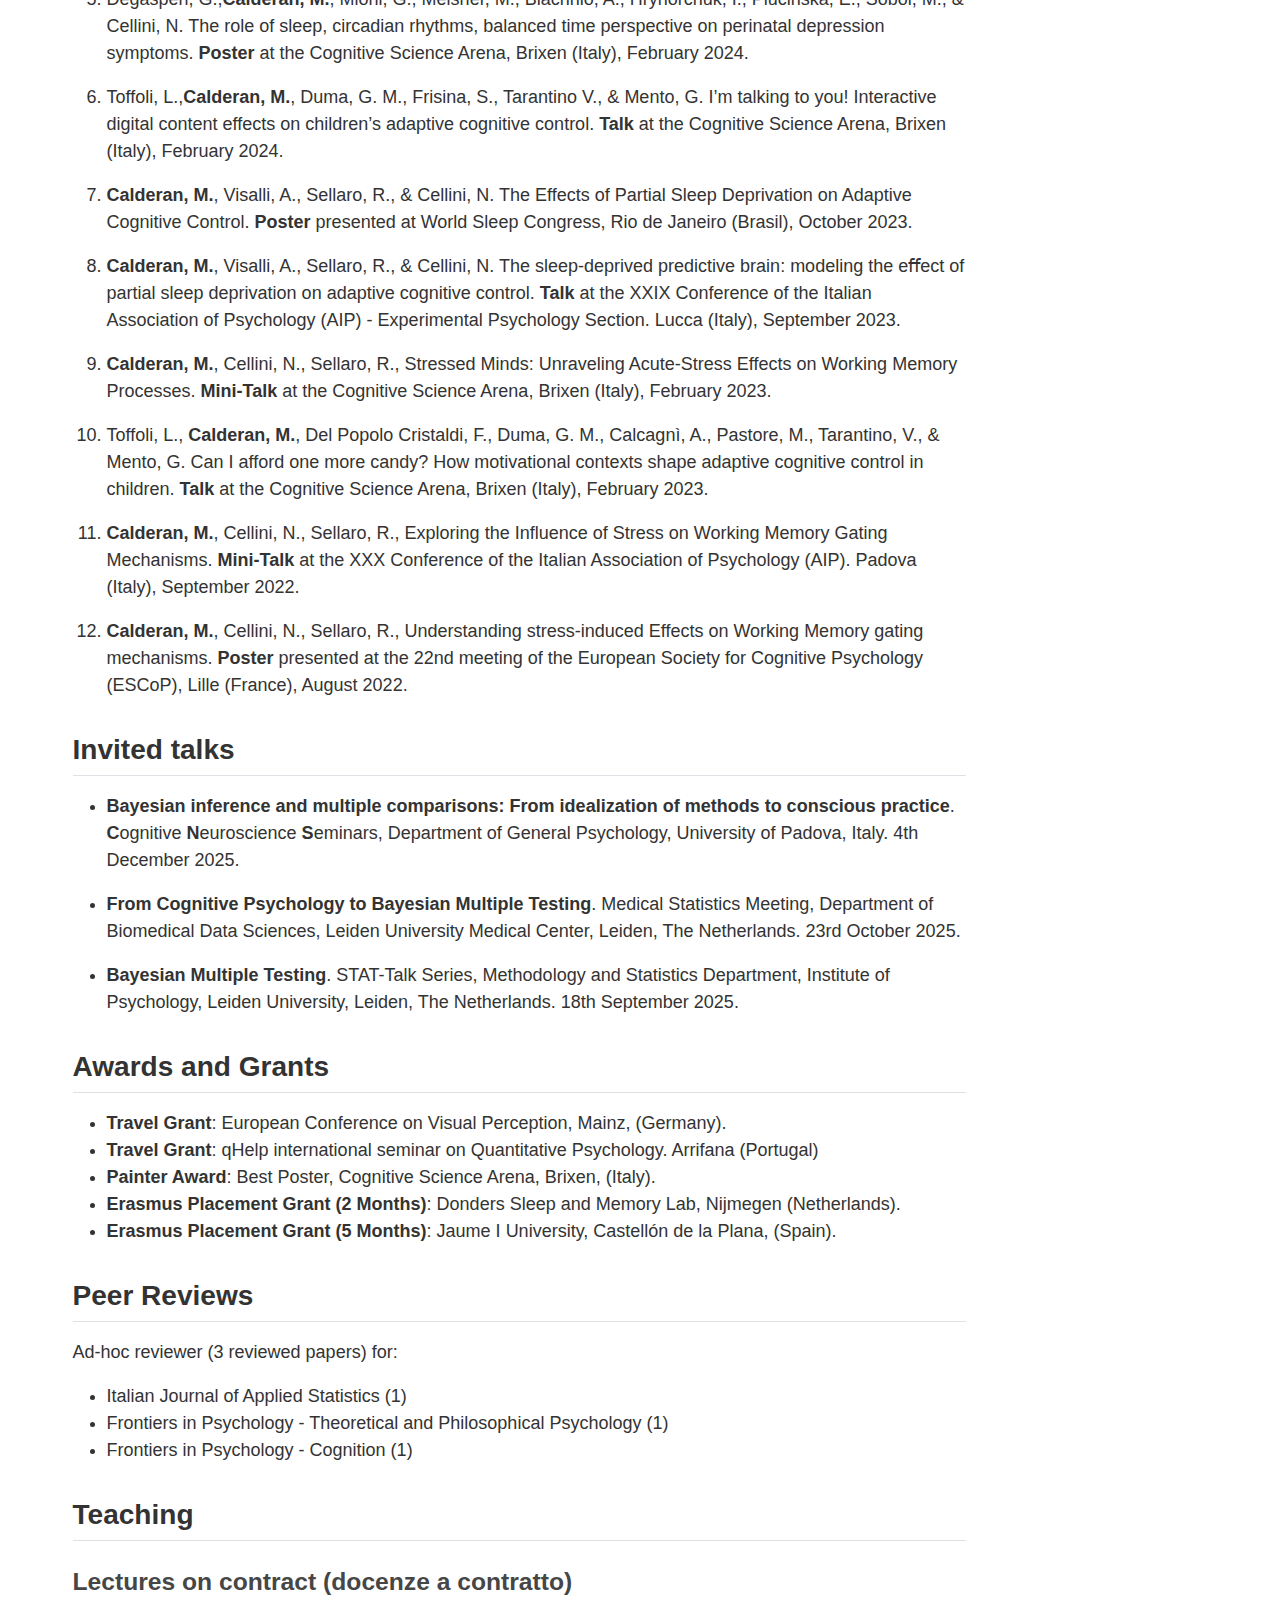
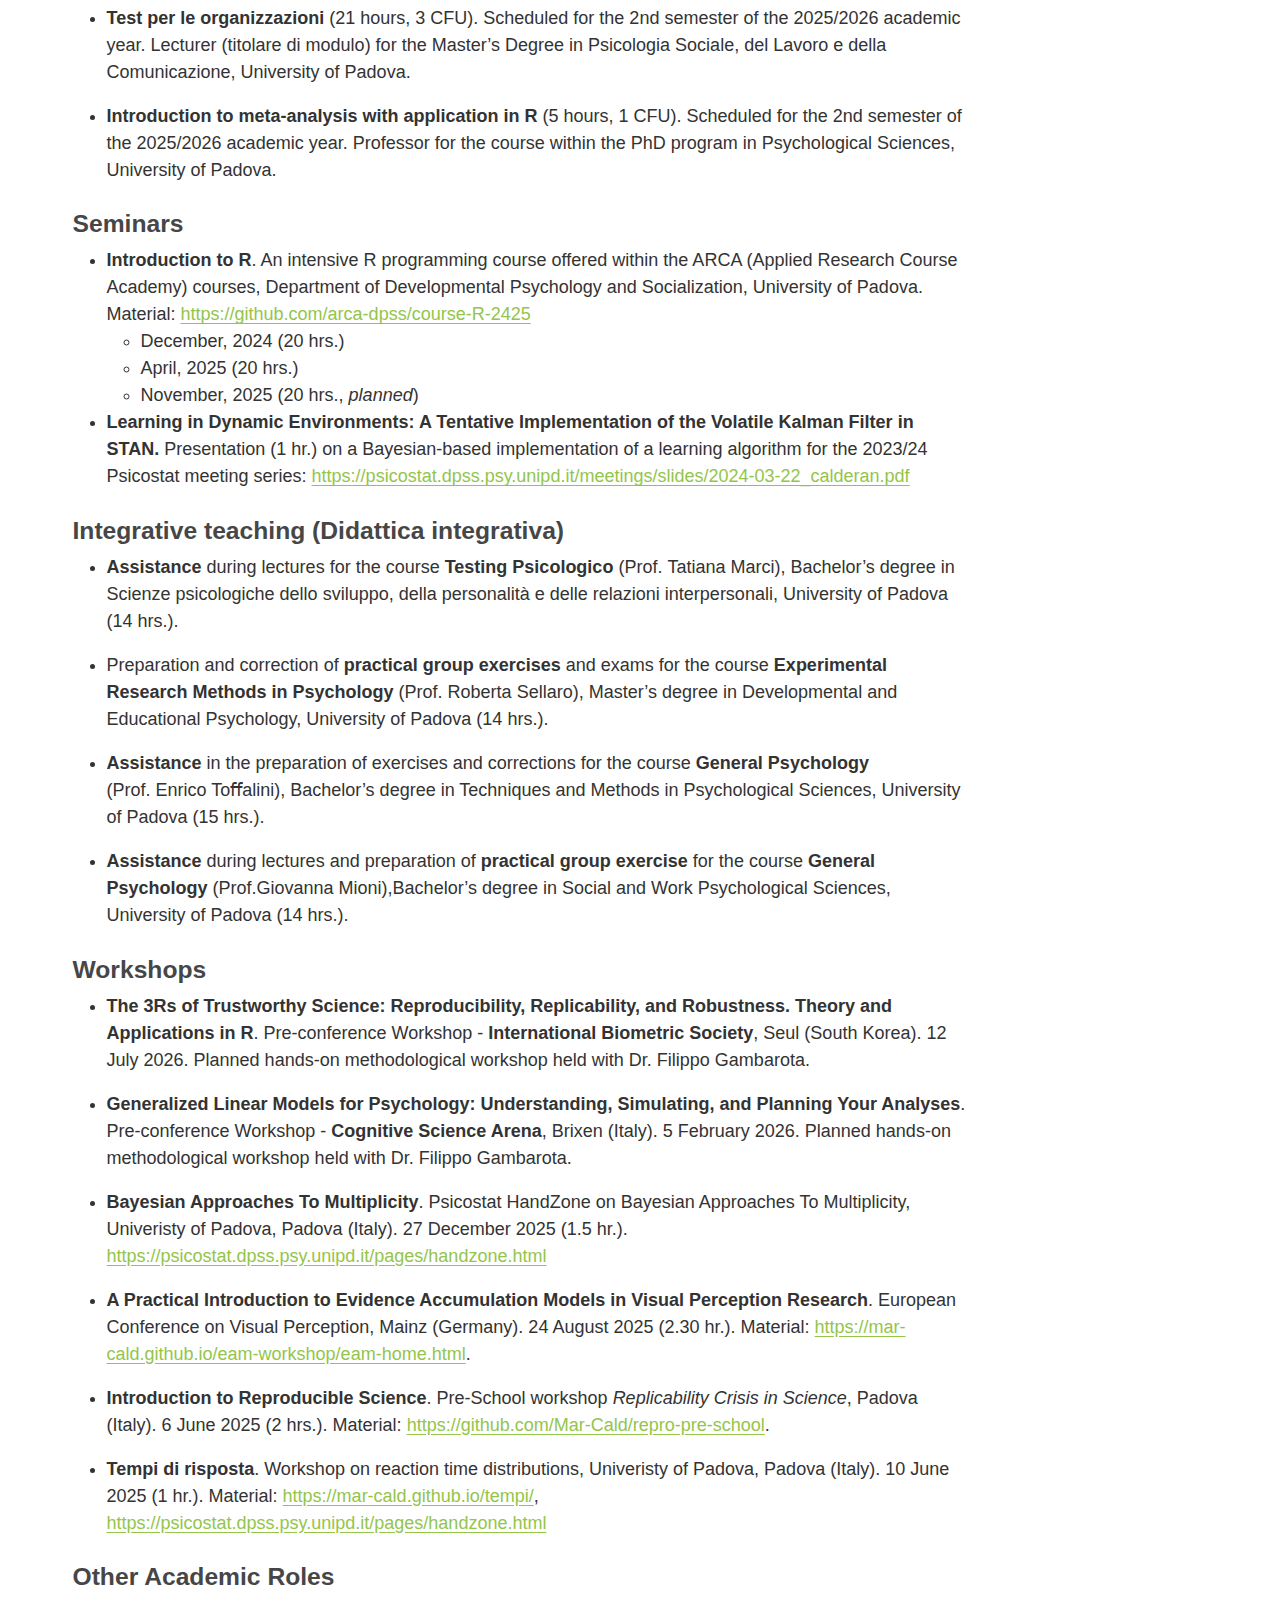
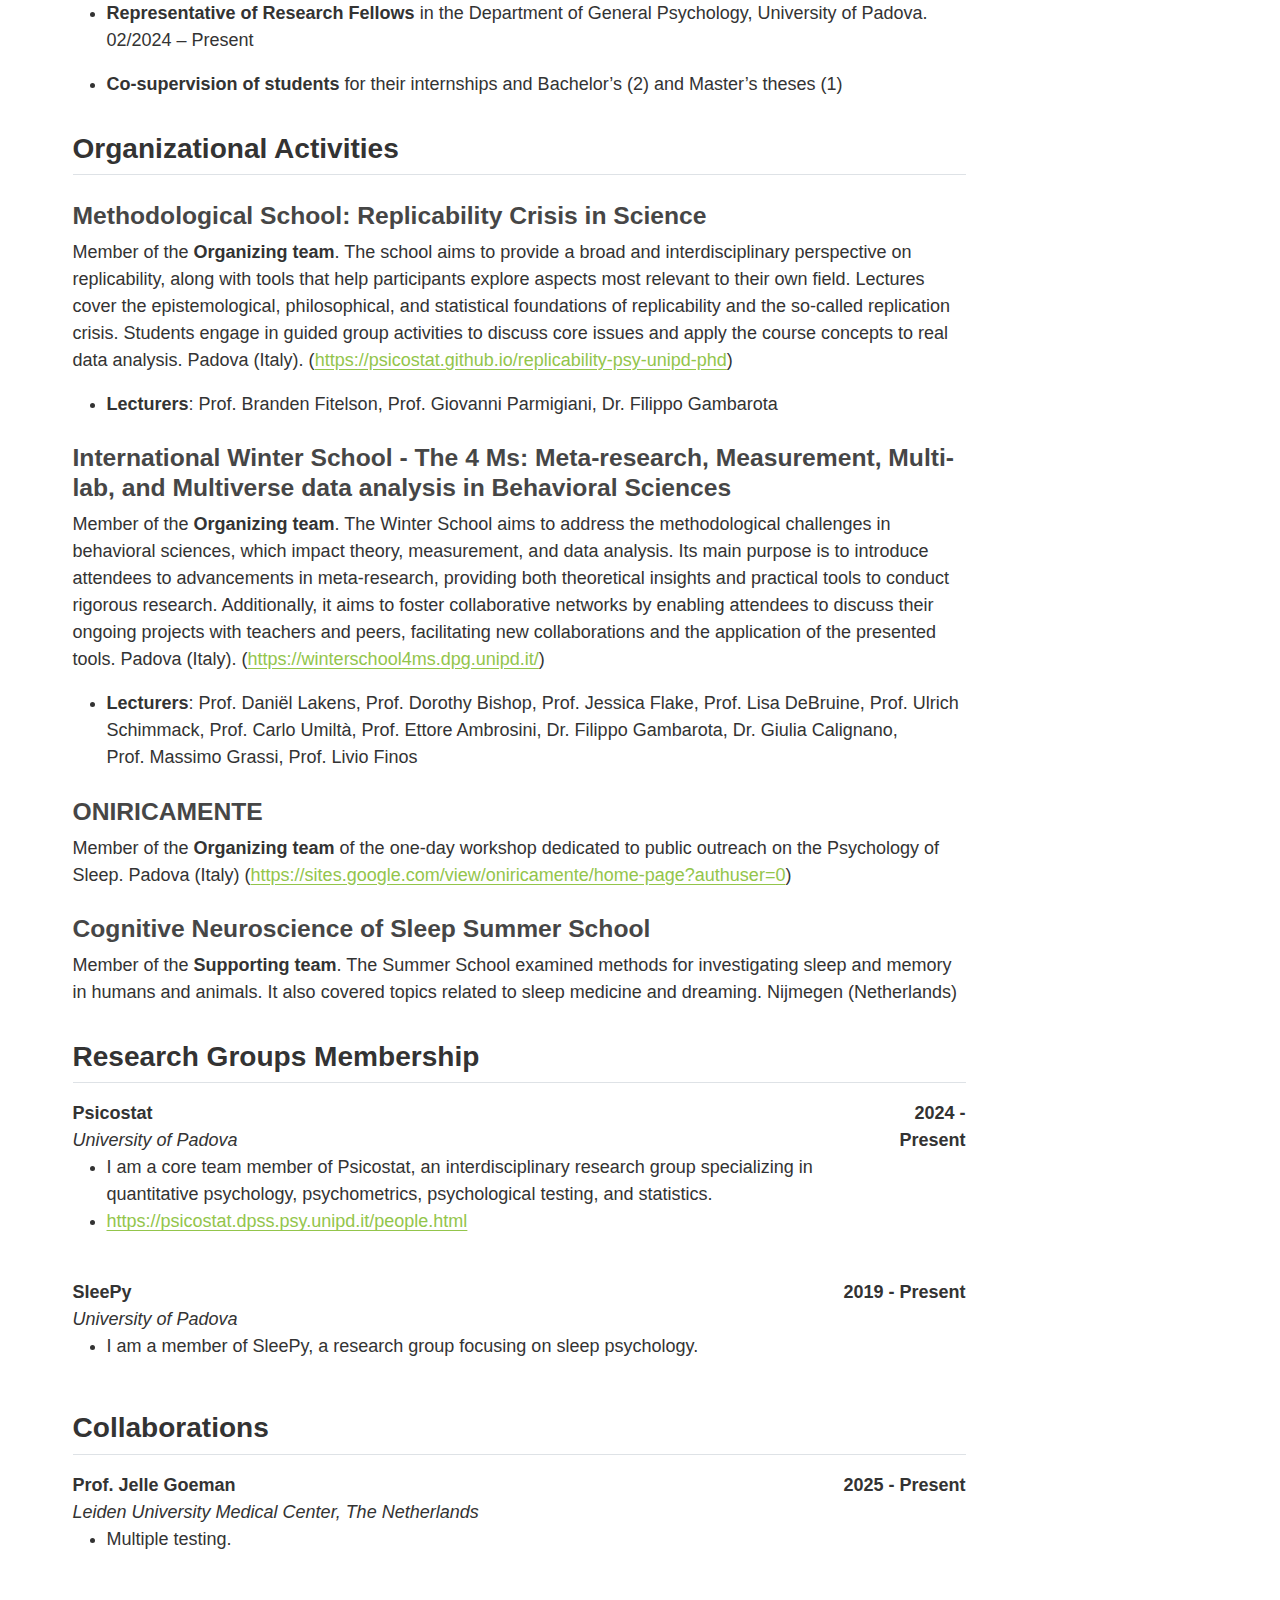
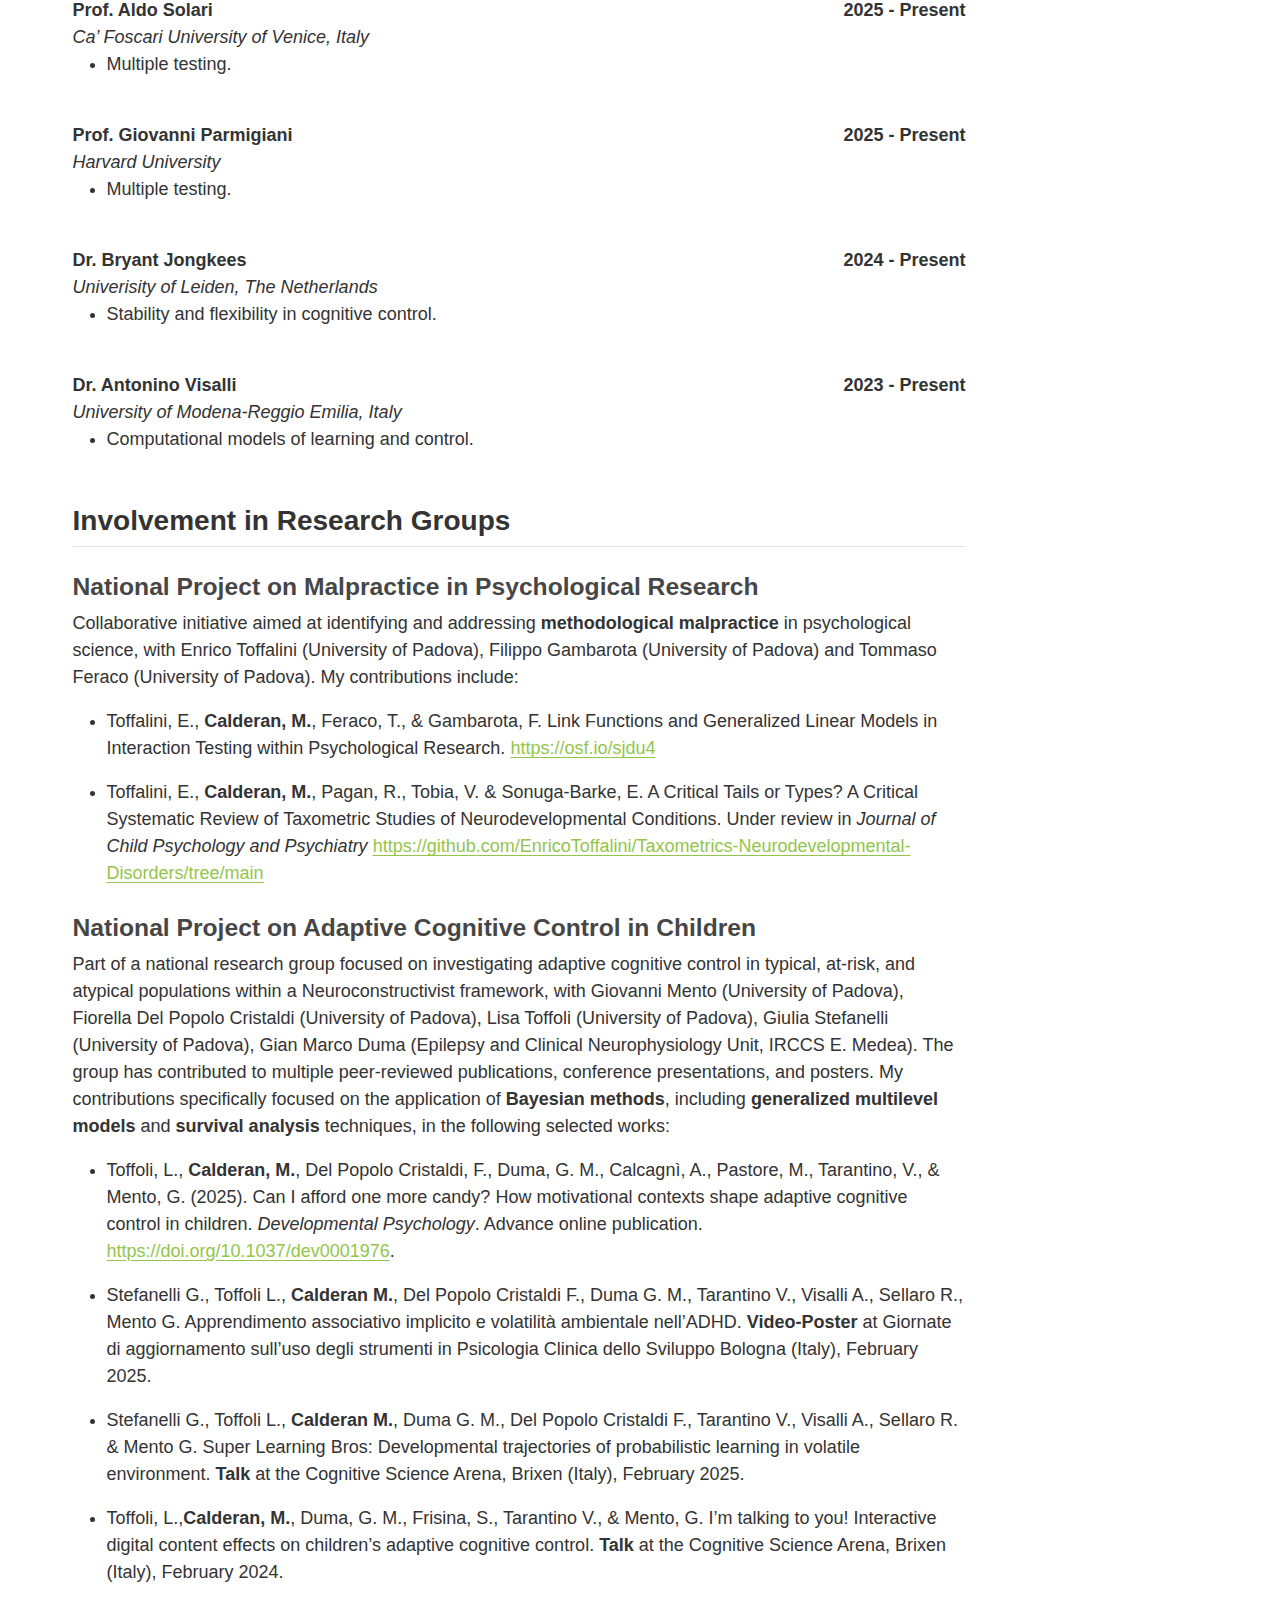
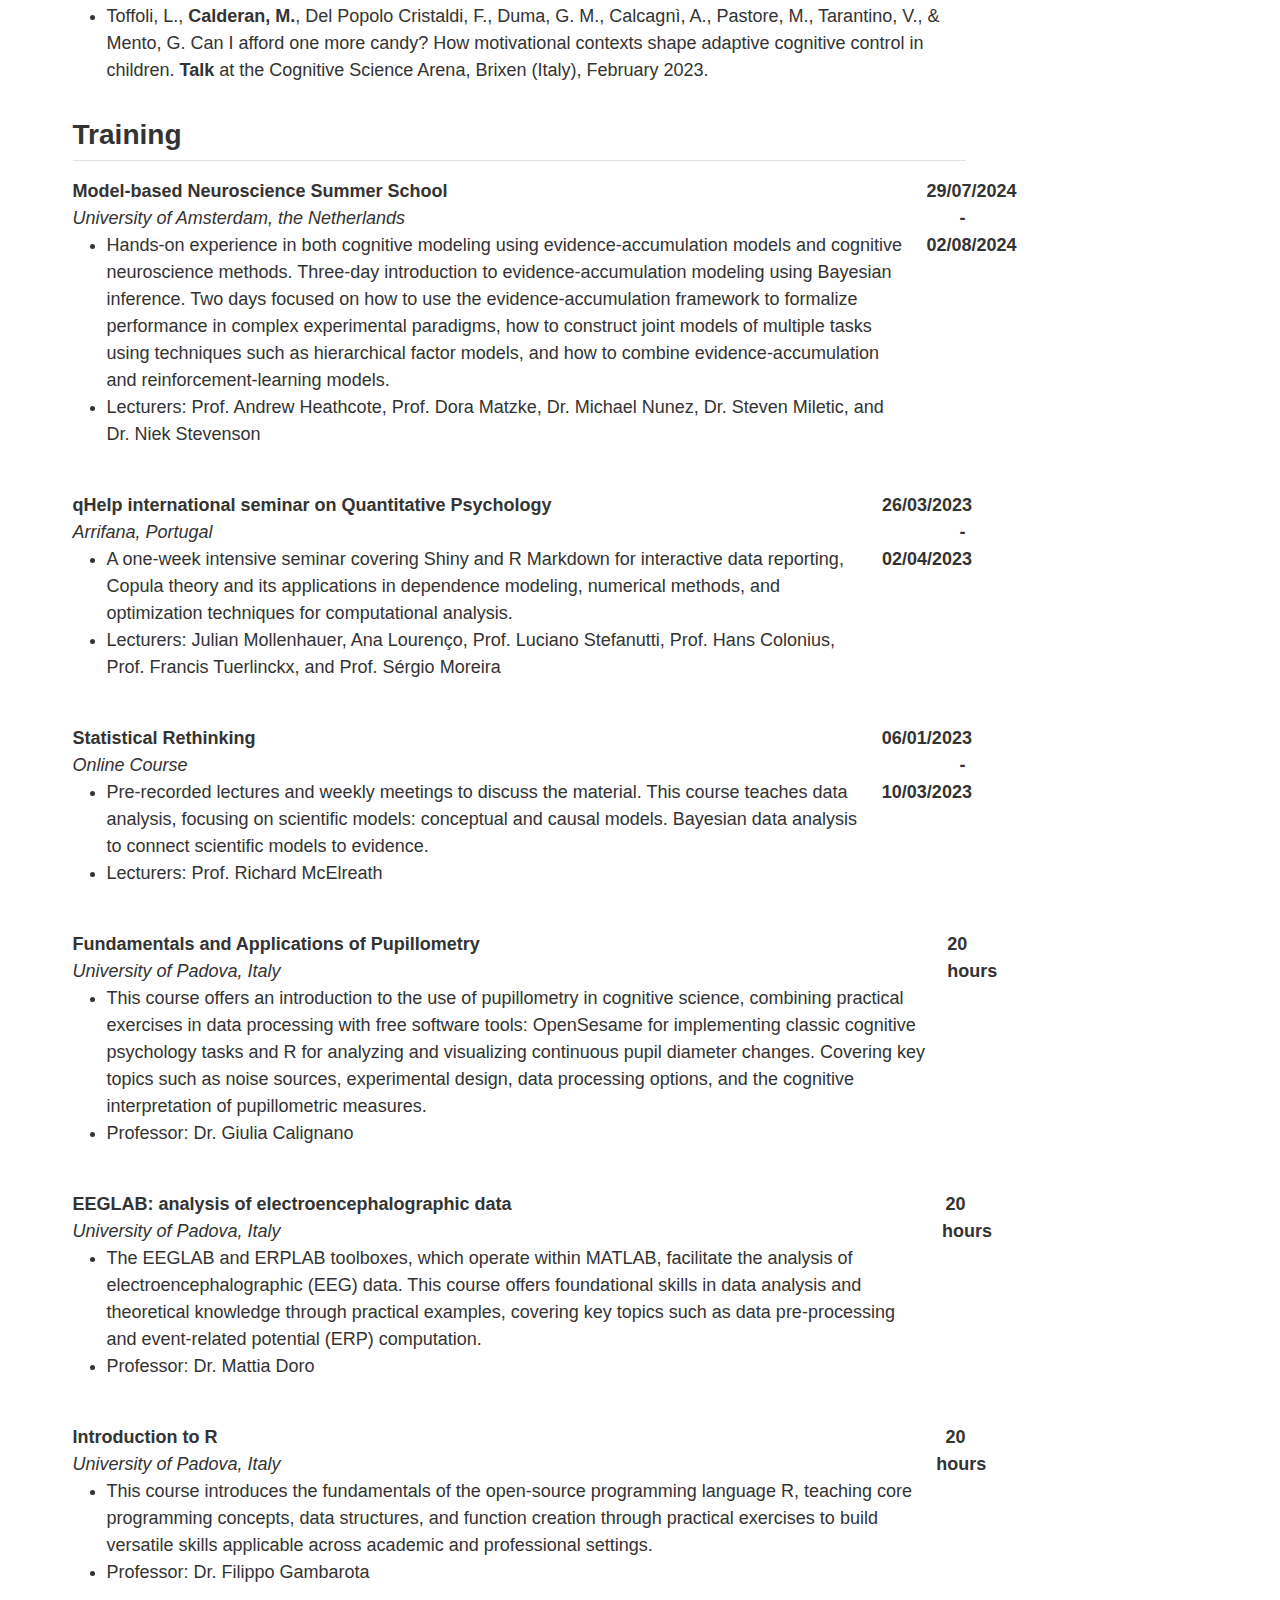
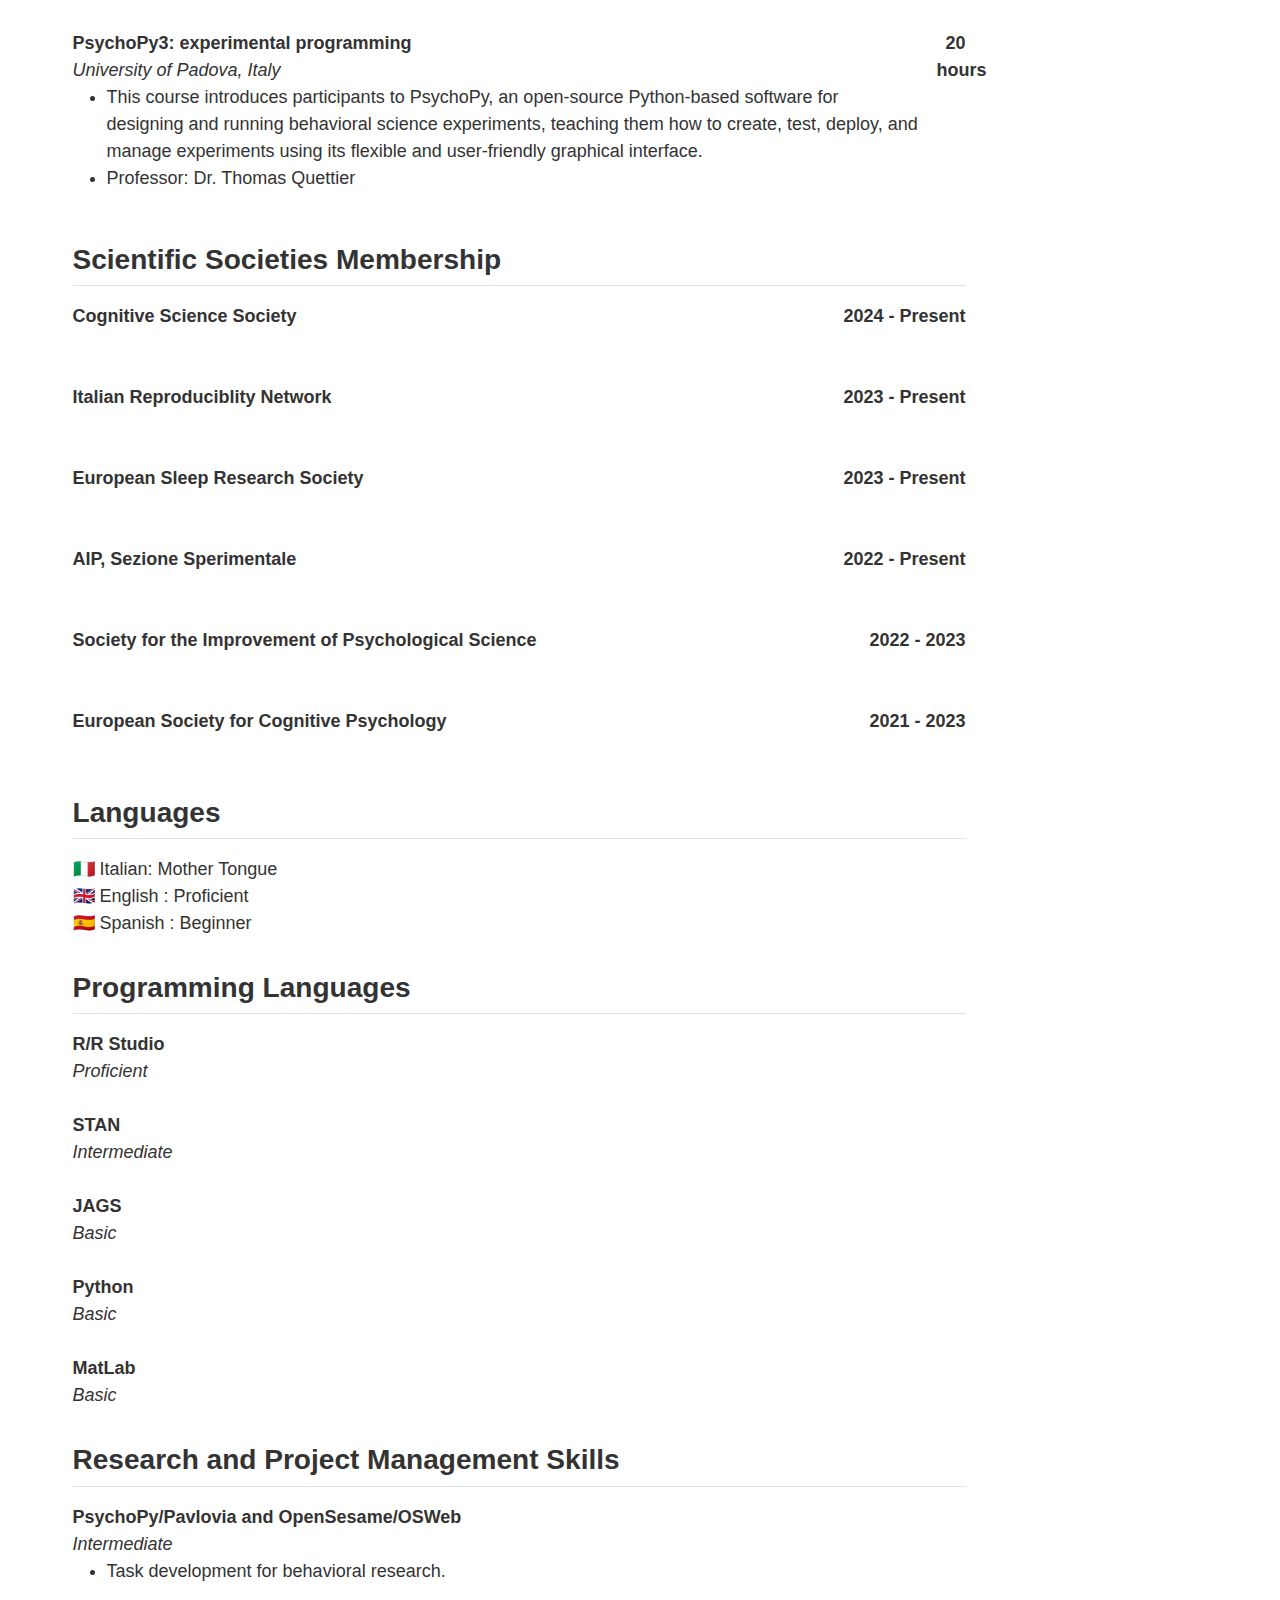
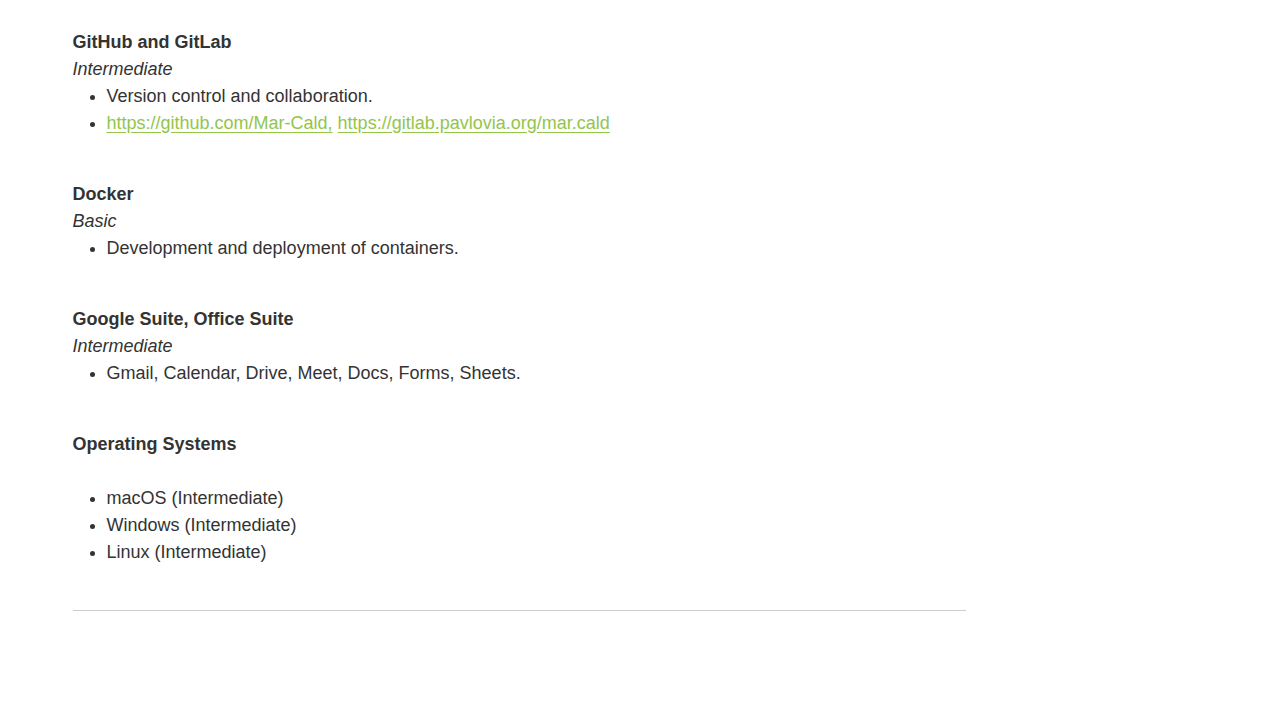
<file: docs/cv.html>
<!DOCTYPE html>
<html xmlns="http://www.w3.org/1999/xhtml" lang="en" xml:lang="en"><head>

<meta charset="utf-8">
<meta name="generator" content="quarto-1.5.57">

<meta name="viewport" content="width=device-width, initial-scale=1.0, user-scalable=yes">


<title>cv</title>
<style>
code{white-space: pre-wrap;}
span.smallcaps{font-variant: small-caps;}
div.columns{display: flex; gap: min(4vw, 1.5em);}
div.column{flex: auto; overflow-x: auto;}
div.hanging-indent{margin-left: 1.5em; text-indent: -1.5em;}
ul.task-list{list-style: none;}
ul.task-list li input[type="checkbox"] {
  width: 0.8em;
  margin: 0 0.8em 0.2em -1em; /* quarto-specific, see https://github.com/quarto-dev/quarto-cli/issues/4556 */ 
  vertical-align: middle;
}
</style>


<script src="site_libs/quarto-nav/quarto-nav.js"></script>
<script src="site_libs/quarto-nav/headroom.min.js"></script>
<script src="site_libs/clipboard/clipboard.min.js"></script>
<script src="site_libs/quarto-search/autocomplete.umd.js"></script>
<script src="site_libs/quarto-search/fuse.min.js"></script>
<script src="site_libs/quarto-search/quarto-search.js"></script>
<meta name="quarto:offset" content="./">
<script src="site_libs/quarto-html/quarto.js"></script>
<script src="site_libs/quarto-html/popper.min.js"></script>
<script src="site_libs/quarto-html/tippy.umd.min.js"></script>
<script src="site_libs/quarto-html/anchor.min.js"></script>
<link href="site_libs/quarto-html/tippy.css" rel="stylesheet">
<link href="site_libs/quarto-html/quarto-syntax-highlighting.css" rel="stylesheet" id="quarto-text-highlighting-styles">
<script src="site_libs/bootstrap/bootstrap.min.js"></script>
<link href="site_libs/bootstrap/bootstrap-icons.css" rel="stylesheet">
<link href="site_libs/bootstrap/bootstrap.min.css" rel="stylesheet" id="quarto-bootstrap" data-mode="light">
<script id="quarto-search-options" type="application/json">{
  "location": "navbar",
  "copy-button": false,
  "collapse-after": 3,
  "panel-placement": "end",
  "type": "overlay",
  "limit": 50,
  "keyboard-shortcut": [
    "f",
    "/",
    "s"
  ],
  "language": {
    "search-no-results-text": "No results",
    "search-matching-documents-text": "matching documents",
    "search-copy-link-title": "Copy link to search",
    "search-hide-matches-text": "Hide additional matches",
    "search-more-match-text": "more match in this document",
    "search-more-matches-text": "more matches in this document",
    "search-clear-button-title": "Clear",
    "search-text-placeholder": "",
    "search-detached-cancel-button-title": "Cancel",
    "search-submit-button-title": "Submit",
    "search-label": "Search"
  }
}</script>
<style>html{ scroll-behavior: smooth; }</style>


<link rel="stylesheet" href="styles.css">
</head>

<body class="nav-fixed">

<div id="quarto-search-results"></div>
  <header id="quarto-header" class="headroom fixed-top">
    <nav class="navbar navbar-expand-lg " data-bs-theme="dark">
      <div class="navbar-container container-fluid">
            <div id="quarto-search" class="" title="Search"></div>
          <button class="navbar-toggler" type="button" data-bs-toggle="collapse" data-bs-target="#navbarCollapse" aria-controls="navbarCollapse" role="menu" aria-expanded="false" aria-label="Toggle navigation" onclick="if (window.quartoToggleHeadroom) { window.quartoToggleHeadroom(); }">
  <span class="navbar-toggler-icon"></span>
</button>
          <div class="collapse navbar-collapse" id="navbarCollapse">
            <ul class="navbar-nav navbar-nav-scroll me-auto">
  <li class="nav-item">
    <a class="nav-link" href="./index.html"> 
<span class="menu-text">home</span></a>
  </li>  
  <li class="nav-item">
    <a class="nav-link active" href="./cv.html" aria-current="page"> 
<span class="menu-text">cv</span></a>
  </li>  
  <li class="nav-item">
    <a class="nav-link" href="./open-materials.html"> 
<span class="menu-text">materials</span></a>
  </li>  
  <li class="nav-item">
    <a class="nav-link" href="./contact.html"> 
<span class="menu-text">contact</span></a>
  </li>  
</ul>
          </div> <!-- /navcollapse -->
            <div class="quarto-navbar-tools">
</div>
      </div> <!-- /container-fluid -->
    </nav>
</header>
<!-- content -->
<div id="quarto-content" class="quarto-container page-columns page-rows-contents page-layout-full page-navbar">
<!-- sidebar -->
<!-- margin-sidebar -->
    <div id="quarto-margin-sidebar" class="sidebar margin-sidebar">
        <nav id="TOC" role="doc-toc" class="toc-active">
    <h2 id="toc-title">Section</h2>
   
  <ul>
  <li><a href="#current-position" id="toc-current-position" class="nav-link active" data-scroll-target="#current-position">Current Position</a></li>
  <li><a href="#education" id="toc-education" class="nav-link" data-scroll-target="#education">Education</a></li>
  <li><a href="#abroad" id="toc-abroad" class="nav-link" data-scroll-target="#abroad">Abroad</a></li>
  <li><a href="#publications" id="toc-publications" class="nav-link" data-scroll-target="#publications">Publications</a>
  <ul class="collapse">
  <li><a href="#published" id="toc-published" class="nav-link" data-scroll-target="#published">Published</a></li>
  <li><a href="#under-review" id="toc-under-review" class="nav-link" data-scroll-target="#under-review">Under Review</a></li>
  <li><a href="#preregistration" id="toc-preregistration" class="nav-link" data-scroll-target="#preregistration">Preregistration</a></li>
  <li><a href="#in-preparation" id="toc-in-preparation" class="nav-link" data-scroll-target="#in-preparation">In Preparation</a></li>
  <li><a href="#published-abstract" id="toc-published-abstract" class="nav-link" data-scroll-target="#published-abstract">Published Abstract</a></li>
  </ul></li>
  <li><a href="#conferences" id="toc-conferences" class="nav-link" data-scroll-target="#conferences">Conferences</a></li>
  <li><a href="#invited-talks" id="toc-invited-talks" class="nav-link" data-scroll-target="#invited-talks">Invited talks</a></li>
  <li><a href="#awards-and-grants" id="toc-awards-and-grants" class="nav-link" data-scroll-target="#awards-and-grants">Awards and Grants</a></li>
  <li><a href="#peer-reviews" id="toc-peer-reviews" class="nav-link" data-scroll-target="#peer-reviews">Peer Reviews</a></li>
  <li><a href="#teaching" id="toc-teaching" class="nav-link" data-scroll-target="#teaching">Teaching</a>
  <ul class="collapse">
  <li><a href="#lectures-on-contract-docenze-a-contratto" id="toc-lectures-on-contract-docenze-a-contratto" class="nav-link" data-scroll-target="#lectures-on-contract-docenze-a-contratto">Lectures on contract (docenze a contratto)</a></li>
  <li><a href="#seminars" id="toc-seminars" class="nav-link" data-scroll-target="#seminars">Seminars</a></li>
  <li><a href="#integrative-teaching-didattica-integrativa" id="toc-integrative-teaching-didattica-integrativa" class="nav-link" data-scroll-target="#integrative-teaching-didattica-integrativa">Integrative teaching (Didattica integrativa)</a></li>
  <li><a href="#workshops" id="toc-workshops" class="nav-link" data-scroll-target="#workshops">Workshops</a></li>
  <li><a href="#other-academic-roles" id="toc-other-academic-roles" class="nav-link" data-scroll-target="#other-academic-roles">Other Academic Roles</a></li>
  </ul></li>
  <li><a href="#organizational-activities" id="toc-organizational-activities" class="nav-link" data-scroll-target="#organizational-activities">Organizational Activities</a>
  <ul class="collapse">
  <li><a href="#methodological-school-replicability-crisis-in-science" id="toc-methodological-school-replicability-crisis-in-science" class="nav-link" data-scroll-target="#methodological-school-replicability-crisis-in-science">Methodological School: Replicability Crisis in Science</a></li>
  <li><a href="#international-winter-school---the-4-ms-meta-research-measurement-multi-lab-and-multiverse-data-analysis-in-behavioral-sciences" id="toc-international-winter-school---the-4-ms-meta-research-measurement-multi-lab-and-multiverse-data-analysis-in-behavioral-sciences" class="nav-link" data-scroll-target="#international-winter-school---the-4-ms-meta-research-measurement-multi-lab-and-multiverse-data-analysis-in-behavioral-sciences">International Winter School - The 4 Ms: Meta-research, Measurement, Multi-lab, and Multiverse data analysis in Behavioral Sciences</a></li>
  <li><a href="#oniricamente" id="toc-oniricamente" class="nav-link" data-scroll-target="#oniricamente">ONIRICAMENTE</a></li>
  <li><a href="#cognitive-neuroscience-of-sleep-summer-school" id="toc-cognitive-neuroscience-of-sleep-summer-school" class="nav-link" data-scroll-target="#cognitive-neuroscience-of-sleep-summer-school">Cognitive Neuroscience of Sleep Summer School</a></li>
  </ul></li>
  <li><a href="#research-groups-membership" id="toc-research-groups-membership" class="nav-link" data-scroll-target="#research-groups-membership">Research Groups Membership</a></li>
  <li><a href="#collaborations" id="toc-collaborations" class="nav-link" data-scroll-target="#collaborations">Collaborations</a></li>
  <li><a href="#involvement-in-research-groups" id="toc-involvement-in-research-groups" class="nav-link" data-scroll-target="#involvement-in-research-groups">Involvement in Research Groups</a>
  <ul class="collapse">
  <li><a href="#national-project-on-malpractice-in-psychological-research" id="toc-national-project-on-malpractice-in-psychological-research" class="nav-link" data-scroll-target="#national-project-on-malpractice-in-psychological-research">National Project on Malpractice in Psychological Research</a></li>
  <li><a href="#national-project-on-adaptive-cognitive-control-in-children" id="toc-national-project-on-adaptive-cognitive-control-in-children" class="nav-link" data-scroll-target="#national-project-on-adaptive-cognitive-control-in-children">National Project on Adaptive Cognitive Control in Children</a></li>
  </ul></li>
  <li><a href="#training" id="toc-training" class="nav-link" data-scroll-target="#training">Training</a></li>
  <li><a href="#scientific-societies-membership" id="toc-scientific-societies-membership" class="nav-link" data-scroll-target="#scientific-societies-membership">Scientific Societies Membership</a></li>
  <li><a href="#languages" id="toc-languages" class="nav-link" data-scroll-target="#languages">Languages</a></li>
  <li><a href="#programming-languages" id="toc-programming-languages" class="nav-link" data-scroll-target="#programming-languages">Programming Languages</a></li>
  <li><a href="#research-and-project-management-skills" id="toc-research-and-project-management-skills" class="nav-link" data-scroll-target="#research-and-project-management-skills">Research and Project Management Skills</a></li>
  </ul>
</nav>
    </div>
<!-- main -->
<main class="content column-page-left" id="quarto-document-content">




<div class="pdf no-print">
Download the <a href="cv-pdf.pdf" target="_blank">PDF</a> version. <br>
<center>
<em>Last update: 2025-12-05</em>
</center>
<p><br></p>
</div>
<section id="current-position" class="level2">
<h2 class="anchored" data-anchor-id="current-position">Current Position</h2>
<div class="cvevent">
  <div class="cvevent-left">
    <strong>Postdoctoral Researcher</strong><br>
    <em>Department of General Psychology, University of Padova, Italy</em><br>
    <ul>
      <li>Tails or types? Testing the dimensional hypothesis in neurodevelopmental disorders</li>
      <li>Supervisor: Prof. Enrico Toffalini</li>
      <li>1.5 year research grant</li>
    </ul>
  </div>
  <div class="cvevent-right">Oct. 2024 - Present</div>
</div>

</section>
<section id="education" class="level2">
<h2 class="anchored" data-anchor-id="education">Education</h2>
<div class="cvevent">
  <div class="cvevent-left">
    <strong>Ph.D. in Psychological Sciences - cum laude</strong><br>
    <em>University of Padova, Italy</em><br>
    <ul>
      <li>Thesis: Balancing stability and flexibility in cognitive control and learning: the effects of arousal</li>
      <li><a href="https://researchdata.cab.unipd.it/1437/" target="_blank" rel="noopener noreferrer">https://researchdata.cab.unipd.it/1437/</a></li>
      <li>Supervisors: Prof. Roberta Sellaro, Prof. Nicola Cellini</li>
    </ul>
  </div>
  <div class="cvevent-right">Oct. 2021 - Oct. 2024</div>
</div>

<div class="cvevent">
  <div class="cvevent-left">
    <strong>Postgraduate Internship</strong><br>
    <em>Psychophysiology Lab, University of Padova, Italy</em><br>
    <ul>
      <li>Investigated the role of sleep characteristics in false memory formation and emotional reactivity.</li>
      <li>Supervisors: Prof. Andrea Spoto, Prof. Nicola Cellini</li>
    </ul>
  </div>
  <div class="cvevent-right">Jan. 2021 - Dec. 2021</div>
</div>

<div class="cvevent">
  <div class="cvevent-left">
    <strong>M.S. in Cognitive Neuroscience and Clinical Neuropsychology - 110 cum laude</strong><br>
    <em>University of Padova, Italy</em><br>
    <ul>
      <li>Thesis: Sleep characteristics in adults with high functioning autism: a polysomnographic study</li>
      <li>Supervisor: Prof. Nicola Cellini</li>
    </ul>
  </div>
  <div class="cvevent-right">Oct. 2018 - Dec. 2020</div>
</div>

<div class="cvevent">
  <div class="cvevent-left">
    <strong>Curricular Internship</strong><br>
    <em>Psychophysiology Lab, University of Padova, Italy</em><br>
    <ul>
      <li>Analyzed polysomnographic data to examine sleep architecture in young adults with high-functioning autism.</li>
      <li>Collaborated with the University of Trento and the University of Tübingen.</li>
      <li>Supervisor: Prof. Nicola Cellini</li>
    </ul>
  </div>
  <div class="cvevent-right">Dec. 2019 - Aug. 2020</div>
</div>

<div class="cvevent">
  <div class="cvevent-left">
    <strong>B.S. in Cognitive Psychology and Psychobiology - 109/110</strong><br>
    <em>University of Padova, Italy</em><br>
    <ul>
      <li>Thesis: Gender differences in the long-term consolidation of emotional memories</li>
      <li>Supervisor: Prof. Michela Sarlo</li>
    </ul>
  </div>
  <div class="cvevent-right">Sept. 2015 - July 2018</div>
</div>

<div style="page-break-after: always;"></div>
</section>
<section id="abroad" class="level2">
<h2 class="anchored" data-anchor-id="abroad">Abroad</h2>
<div class="cvevent">
  <div class="cvevent-left">
    <strong>Visiting PostDoc</strong><br>
    <em>Department of Biomedical Data Sciences, Leiden University Medical Center, the Netherlands</em><br>
    <ul>
      <li>Research on Bayesian approaches to the problem of multiplicity.</li>
      <li>Supervisor: Prof. Jelle Goeman</li>
    </ul>
  </div>
  <div class="cvevent-right">1.5 months (Sept. 2025 - Oct. 2025)</div>
</div>

<div class="cvevent">
  <div class="cvevent-left">
    <strong>Visiting PhD student</strong><br>
    <em>Cognitive Psychology Unit, University of Leiden, the Netherlands</em><br>
    <ul>
      <li>Worked on a research project investigating how mind-wandering affects cognitive flexibility, applying computational models (<a href="https://psyarxiv.com/quhns" target="_blank" rel="noopener noreferrer">https://psyarxiv.com/quhns</a>) to analyze behavioral data.</li>
      <li>Supervisor: Prof. Bryant Jongkees</li>
    </ul>
  </div>
  <div class="cvevent-right">4 months (Feb. 2024 - Jun. 2024)</div>
</div>

<div class="cvevent">
  <div class="cvevent-left">
    <strong>Research Intern</strong><br>
    <em>Donders Sleep and Memory Lab, Donders Institute, the Netherlands</em><br>
    <ul>
      <li>Studied associations between affective memory bias, medial prefrontal schema processing, and sleep in depressed patients and healthy controls.</li>
      <li>Assisted with a project on lucid dream induction.</li>
      <li>Supervisor: Prof. Martin Dresler</li>
    </ul>
  </div>
  <div class="cvevent-right">2 months (Jun. 2019 – Aug. 2019)</div>
</div>

<div class="cvevent">
  <div class="cvevent-left">
    <strong>Erasmus +</strong><br>
    <em>Jaume I University, Spain</em><br>
    <ul>
      <li>Completed a semester-long academic exchange as part of my undergraduate studies.</li>
    </ul>
  </div>
  <div class="cvevent-right">5 months (Feb. 2015 – July. 2015)</div>
</div>

</section>
<section id="publications" class="level2">
<h2 class="anchored" data-anchor-id="publications">Publications</h2>
<section id="published" class="level3">
<h3 class="anchored" data-anchor-id="published">Published</h3>
<ol type="1">
<li><p><strong>Calderan, M.</strong>, Jongkees, J.B., Gambarota, F., Pastore, M., Cellini, N., &amp; Sellaro, R. (2025) Isolating working memory gating processes under stress. <em>Collabra::Psychology</em>. <a href="https://doi.org/10.1525/collabra.140750" class="uri">https://doi.org/10.1525/collabra.140750</a> [IF: 3.1,Quartile: Q1], <strong>OSF</strong> repo: <a href="https://osf.io/d43vs/" class="uri">https://osf.io/d43vs/</a></p></li>
<li><p><strong>Calderan, M.</strong>, Toffalini, E., Mirandola, C., &amp; Cellini, N. (2025). Sleep does not affect false memory production on a script-based test. <em>Neuropsychologia</em>. <a href="https://doi.org/10.1016/j.neuropsychologia.2025.109210" class="uri">https://doi.org/10.1016/j.neuropsychologia.2025.109210</a> [IF: 2, Quartile: Q3] <strong>OSF</strong> repo: <a href="https://osf.io/kwycq/" class="uri">https://osf.io/kwycq/</a></p></li>
<li><p>Toffoli, L., <strong>Calderan, M.</strong>, Del Popolo Cristaldi, F., Duma, G. M., Calcagnì, A., Pastore, M., Tarantino, V., &amp; Mento, G. (2025). Can I afford one more candy? How motivational contexts shape adaptive cognitive control in children. <em>Developmental Psychology</em>. <a href="https://doi.org/10.1037/dev0001976" class="uri">https://doi.org/10.1037/dev0001976</a>. [IF: 3.1, Quartile: Q2], <strong>OSF</strong> repo: <a href="https://osf.io/shuq2/" class="uri">https://osf.io/shuq2/</a></p></li>
<li><p>Sobol, M., Błachnio, A., <strong>Calderan, M.</strong>, Degasperi, G., Mioni, G., Hryhorchuk, I., Plucińska, E., Stasiniewicz, J., Kwapiński, J., Jankowski, K., &amp; Cellini, N. (2025). Balanced time perspective as a factor mitigating the negative consequences of sleep disruptions in the perinatal period. <em>Chronobiology International</em>, 1–12. <a href="https://doi.org/10.1080/07420528.2025.2490499" class="uri">https://doi.org/10.1080/07420528.2025.2490499</a> [IF: 2.2, Quartile: Q3]</p></li>
<li><p><strong>Calderan, M.</strong>, &amp; Visalli, A. (2024). Challenges of meta-learning and rational analysis in large worlds. <em>Behavioral and Brain Sciences</em>, 47, e148. <a href="https://doi.org/10.1017/S0140525X24000128" class="uri">https://doi.org/10.1017/S0140525X24000128</a>.Target paper and commentaries: <a href="https://cldlab.org/static/papers/Binz_2024_BBS.pdf" class="uri">https://cldlab.org/static/papers/Binz\_2024\_BBS.pdf</a> [IF: 16.6, Quartile: Q1]</p></li>
</ol>
</section>
<section id="under-review" class="level3">
<h3 class="anchored" data-anchor-id="under-review">Under Review</h3>
<ol type="1">
<li><p><strong>Calderan, M.</strong>, Visalli, A., Degasperi, G., Toffoli, L., Sellaro, R., &amp; Cellini, N. Predictions under sleep restriction: The effects of partial sleep deprivation on learning and inhibitory control. Under Review in <em>Royal Society Open Science</em>. <strong>Preprint:</strong> <a href="https://doi.org/10.31234/osf.io/x7m4z\_v3" class="uri">https://doi.org/10.31234/osf.io/x7m4z\_v3</a>.</p></li>
<li><p>Visalli, A., Calistroni, F. M., <strong>Calderan, M.</strong>, Donnarumma, F., Zorzi, M., &amp; Ambrosini, E. A computational framework for integrating Predictive processes with evidence Accumulation Models (PAM). Under Review in <em>Behavior Research Methods</em>. <strong>Preprint:</strong> <a href="https://doi.org/10.48550/arXiv.2411.13203" class="uri">https://doi.org/10.48550/arXiv.2411.13203</a>.</p></li>
<li><p>Toffalini, E., <strong>Calderan, M.</strong>, Pagan, R., Tobia, V. &amp; Sonuga-Barke, E. A Critical Tails or Types? A Critical Systematic Review of Taxometric Studies of Neurodevelopmental Conditions. Under review in <em>Journal of Child Psychology and Psychiatry</em> <a href="https://github.com/EnricoToffalini/Taxometrics-Neurodevelopmental-Disorders/tree/main" class="uri">https://github.com/EnricoToffalini/Taxometrics-Neurodevelopmental-Disorders/tree/main</a></p></li>
<li><p>Mazzoni, N., Kurz, E.V., Cellini, N., Ciringione, L., <strong>Calderan, M.</strong>, Gallitto, G., Falco, S., Venuti, P., Zinke, K., Born, J., &amp; Carìa, A., Aperiodic and periodic neural activity during sleep in autism spectrum disorders. Under Review in <em>BMC medicine</em>.</p></li>
</ol>
</section>
<section id="preregistration" class="level3">
<h3 class="anchored" data-anchor-id="preregistration">Preregistration</h3>
<ol type="1">
<li><p>Sirota, M., Šrol, J., Lisi, M., Juanchich, M., Guglani, K., Silverstein, P., … <strong>Calderan, M.</strong>, … Schmidt, K. (2025, January 14). Mapping and Increasing Error Correction Behaviour in a Culturally Diverse Sample. <strong>Preprint:</strong> <a href="https://doi.org/10.17605/OSF.IO/WN4VX" class="uri">https://doi.org/10.17605/OSF.IO/WN4VX</a>.</p></li>
<li><p>Toffalini, E., <strong>Calderan, M.</strong>, Feraco, T., &amp; Gambarota, F. Link Functions and Generalized Linear Models in Interaction Testing within Psychological Research. <a href="https://osf.io/sjdu4" class="uri">https://osf.io/sjdu4</a></p></li>
</ol>
</section>
<section id="in-preparation" class="level3">
<h3 class="anchored" data-anchor-id="in-preparation">In Preparation</h3>
<ol type="1">
<li><p>Barbiero, J., <strong>Calderan, M.</strong>, &amp; Mioni, G., The contribution of cerebellum in time perception: A systematic review and meta-analyses. In preparation for <em>Wiley Interdisciplinary Reviews-Cognitive Science</em></p></li>
<li><p>Toffoli, L., <strong>Calderan, M.</strong>, Stefanelli, G., Duma, G.M., Del Popolo Cristaldi, F., Duma, G., Pastore, M., Frisina, S., Tarantino, V., &amp; Mento, G., I am talking to you! Engagement modulates the effects of digital contents exposure on preschoolers’ adaptive cognitive control. In preparation for <em>Developmental Sciences</em>.</p></li>
<li><p><strong>Calderan, M.</strong>, van Dooren, R., Sellaro, R., &amp; Jongkees, J.B., Dynamic and contextual modulation of constraints on cognitive control. In preparation for <em>Journal of Experimental Psychology: Human Perception and Performance</em>.</p></li>
</ol>
</section>
<section id="published-abstract" class="level3">
<h3 class="anchored" data-anchor-id="published-abstract">Published Abstract</h3>
<ol type="1">
<li><p><strong>Calderan, M.</strong>, Visalli, A., Sellaro, R., &amp; Cellini, N. (2024). Restless Sleep, Uncertain Minds: Learning and Inhibitory Control Under Partial Sleep Deprivation. Proceedings of the Annual Meeting of the Cognitive Science Society, 46. <a href="https://escholarship.org/uc/item/65b2f0n7" class="uri">https://escholarship.org/uc/item/65b2f0n7</a>.</p></li>
<li><p><strong>Calderan, M.</strong>, Visalli, A., Sellaro, R., &amp; Cellini, N., (2024). The Effects of Partial Sleep Deprivation on Adaptive Cognitive Control. <em>Sleep Medicine</em>, <a href="https://doi.org/10.1016/j.sleep.2023.11.156" class="uri">https://doi.org/10.1016/j.sleep.2023.11.156</a>.</p></li>
<li><p><strong>Calderan, M.</strong>, Visalli, A., Sellaro, R., &amp; Cellini, N. (2024). Expecting the unexpected: a closer look at the effect of partial sleep deprivation on learning and inhibitory control. <em>Journal of Sleep Research</em>, <a href="https://doi.org/10.1111/jsr.14291" class="uri">https://doi.org/10.1111/jsr.14291</a>.</p></li>
<li><p>Baldassarri, A., Colombo, C., Bergamo, D., <strong>Calderan, M.</strong>, Varanini, A., Ferrentino, A.,D’atri, A., &amp; Cellini, N. (2024). Exploring the impact of oscillatory events during a nap on emotional memory consolidation. <em>Journal of Sleep Research</em>, <a href="https://doi.org/10.1111/jsr.14291" class="uri">https://doi.org/10.1111/jsr.14291</a></p></li>
</ol>
<div style="page-break-after: always;"></div>
</section>
</section>
<section id="conferences" class="level2">
<h2 class="anchored" data-anchor-id="conferences">Conferences</h2>
<ol type="1">
<li><p>Stefanelli G., Toffoli L., <strong>Calderan M.</strong>, Del Popolo Cristaldi F., Duma G. M., Tarantino V., Visalli A., Sellaro R., Mento G. Apprendimento associativo implicito e volatilità ambientale nell’ADHD. <strong>Video-Poster</strong> at Giornate di aggiornamento sull’uso degli strumenti in Psicologia Clinica dello Sviluppo Bologna (Italy), February 2025.</p></li>
<li><p>Stefanelli G., Toffoli L., <strong>Calderan M.</strong>, Duma G. M., Del Popolo Cristaldi F., Tarantino V., Visalli A., Sellaro R. &amp; Mento G. Super Learning Bros: Developmental trajectories of probabilistic learning in volatile environment. <strong>Talk</strong> at the Cognitive Science Arena, Brixen (Italy), February 2025.</p></li>
<li><p><strong>Calderan, M.</strong>, Visalli, A., Degasperi, G., Calistroni, F.M., Sellaro, R., &amp; Cellini, N. Expecting the unexpected: a closer look at the eﬀect of partial sleep deprivation on learning and inhibitory control. <strong>Poster</strong> presented at Sleep Europe 2024, Seville (Spain), September 2024.</p></li>
<li><p><strong>Calderan, M.</strong>, Visalli, A., Degasperi, G., Calistroni, F.M., Sellaro, R., &amp; Cellini, N. Restless Sleep, Uncertain Minds: Learning and Inhibitory Control Under Partial Sleep Deprivation. <strong>Poster</strong> presented at CogSci 2024: Dynamics of Cognition, Rotterdam (Netherlands), July 2024.</p></li>
<li><p>Degasperi, G.,<strong>Calderan, M.</strong>, Mioni, G., Meisner, M., Blachnio, A., Hryhorchuk, I., Plucinska, E., Sobol, M., &amp; Cellini, N. The role of sleep, circadian rhythms, balanced time perspective on perinatal depression symptoms. <strong>Poster</strong> at the Cognitive Science Arena, Brixen (Italy), February 2024.</p></li>
<li><p>Toffoli, L.,<strong>Calderan, M.</strong>, Duma, G. M., Frisina, S., Tarantino V., &amp; Mento, G. I’m talking to you! Interactive digital content effects on children’s adaptive cognitive control. <strong>Talk</strong> at the Cognitive Science Arena, Brixen (Italy), February 2024.</p></li>
<li><p><strong>Calderan, M.</strong>, Visalli, A., Sellaro, R., &amp; Cellini, N. The Effects of Partial Sleep Deprivation on Adaptive Cognitive Control. <strong>Poster</strong> presented at World Sleep Congress, Rio de Janeiro (Brasil), October 2023.</p></li>
<li><p><strong>Calderan, M.</strong>, Visalli, A., Sellaro, R., &amp; Cellini, N. The sleep-deprived predictive brain: modeling the eﬀect of partial sleep deprivation on adaptive cognitive control. <strong>Talk</strong> at the XXIX Conference of the Italian Association of Psychology (AIP) - Experimental Psychology Section. Lucca (Italy), September 2023.</p></li>
<li><p><strong>Calderan, M.</strong>, Cellini, N., Sellaro, R., Stressed Minds: Unraveling Acute-Stress Effects on Working Memory Processes. <strong>Mini-Talk</strong> at the Cognitive Science Arena, Brixen (Italy), February 2023.</p></li>
<li><p>Toffoli, L., <strong>Calderan, M.</strong>, Del Popolo Cristaldi, F., Duma, G. M., Calcagnì, A., Pastore, M., Tarantino, V., &amp; Mento, G. Can I afford one more candy? How motivational contexts shape adaptive cognitive control in children. <strong>Talk</strong> at the Cognitive Science Arena, Brixen (Italy), February 2023.</p></li>
<li><p><strong>Calderan, M.</strong>, Cellini, N., Sellaro, R., Exploring the Influence of Stress on Working Memory Gating Mechanisms. <strong>Mini-Talk</strong> at the XXX Conference of the Italian Association of Psychology (AIP). Padova (Italy), September 2022.</p></li>
<li><p><strong>Calderan, M.</strong>, Cellini, N., Sellaro, R., Understanding stress-induced Effects on Working Memory gating mechanisms. <strong>Poster</strong> presented at the 22nd meeting of the European Society for Cognitive Psychology (ESCoP), Lille (France), August 2022.</p></li>
</ol>
<div style="page-break-after: always;"></div>
</section>
<section id="invited-talks" class="level2">
<h2 class="anchored" data-anchor-id="invited-talks">Invited talks</h2>
<ul>
<li><p><strong>Bayesian inference and multiple comparisons: From idealization of methods to conscious practice</strong>. <strong>C</strong>ognitive <strong>N</strong>euroscience <strong>S</strong>eminars, Department of General Psychology, University of Padova, Italy. 4th December 2025.</p></li>
<li><p><strong>From Cognitive Psychology to Bayesian Multiple Testing</strong>. Medical Statistics Meeting, Department of Biomedical Data Sciences, Leiden University Medical Center, Leiden, The Netherlands. 23rd October 2025.</p></li>
<li><p><strong>Bayesian Multiple Testing</strong>. STAT-Talk Series, Methodology and Statistics Department, Institute of Psychology, Leiden University, Leiden, The Netherlands. 18th September 2025.</p></li>
</ul>
</section>
<section id="awards-and-grants" class="level2">
<h2 class="anchored" data-anchor-id="awards-and-grants">Awards and Grants</h2>
<ul>
<li><strong>Travel Grant</strong>: European Conference on Visual Perception, Mainz, (Germany).</li>
<li><strong>Travel Grant</strong>: qHelp international seminar on Quantitative Psychology. Arrifana (Portugal)</li>
<li><strong>Painter Award</strong>: Best Poster, Cognitive Science Arena, Brixen, (Italy).</li>
<li><strong>Erasmus Placement Grant (2 Months)</strong>: Donders Sleep and Memory Lab, Nijmegen (Netherlands).</li>
<li><strong>Erasmus Placement Grant (5 Months)</strong>: Jaume I University, Castellón de la Plana, (Spain).</li>
</ul>
<div style="page-break-after: always;"></div>
</section>
<section id="peer-reviews" class="level2">
<h2 class="anchored" data-anchor-id="peer-reviews">Peer Reviews</h2>
<p>Ad-hoc reviewer (3 reviewed papers) for:</p>
<ul>
<li>Italian Journal of Applied Statistics (1)</li>
<li>Frontiers in Psychology - Theoretical and Philosophical Psychology (1)</li>
<li>Frontiers in Psychology - Cognition (1)</li>
</ul>
</section>
<section id="teaching" class="level2">
<h2 class="anchored" data-anchor-id="teaching">Teaching</h2>
<section id="lectures-on-contract-docenze-a-contratto" class="level3">
<h3 class="anchored" data-anchor-id="lectures-on-contract-docenze-a-contratto">Lectures on contract (docenze a contratto)</h3>
<ul>
<li><p><strong>Test per le organizzazioni</strong> (21 hours, 3 CFU). Scheduled for the 2nd semester of the 2025/2026 academic year. Lecturer (titolare di modulo) for the Master’s Degree in Psicologia Sociale, del Lavoro e della Comunicazione, University of Padova.</p></li>
<li><p><strong>Introduction to meta-analysis with application in R</strong> (5 hours, 1 CFU). Scheduled for the 2nd semester of the 2025/2026 academic year. Professor for the course within the PhD program in Psychological Sciences, University of Padova.</p></li>
</ul>
</section>
<section id="seminars" class="level3">
<h3 class="anchored" data-anchor-id="seminars">Seminars</h3>
<ul>
<li><strong>Introduction to R</strong>. An intensive R programming course offered within the ARCA (Applied Research Course Academy) courses, Department of Developmental Psychology and Socialization, University of Padova. Material: <a href="https://github.com/arca-dpss/course-R-2425" class="uri">https://github.com/arca-dpss/course-R-2425</a>
<ul>
<li>December, 2024 (20 hrs.)</li>
<li>April, 2025 (20 hrs.)</li>
<li>November, 2025 (20 hrs., <em>planned</em>)</li>
</ul></li>
<li><strong>Learning in Dynamic Environments: A Tentative Implementation of the Volatile Kalman Filter in STAN.</strong> Presentation (1 hr.) on a Bayesian-based implementation of a learning algorithm for the 2023/24 Psicostat meeting series: <a href="https://psicostat.dpss.psy.unipd.it/meetings/slides/2024-03-22_calderan.pdf" class="uri">https://psicostat.dpss.psy.unipd.it/meetings/slides/2024-03-22_calderan.pdf</a></li>
</ul>
</section>
<section id="integrative-teaching-didattica-integrativa" class="level3">
<h3 class="anchored" data-anchor-id="integrative-teaching-didattica-integrativa">Integrative teaching (Didattica integrativa)</h3>
<ul>
<li><p><strong>Assistance</strong> during lectures for the course <strong>Testing Psicologico</strong> (Prof.&nbsp;Tatiana Marci), Bachelor’s degree in Scienze psicologiche dello sviluppo, della personalità e delle relazioni interpersonali, University of Padova (14 hrs.).</p></li>
<li><p>Preparation and correction of <strong>practical group exercises</strong> and exams for the course <strong>Experimental Research Methods in Psychology</strong> (Prof.&nbsp;Roberta Sellaro), Master’s degree in Developmental and Educational Psychology, University of Padova (14 hrs.).</p></li>
<li><p><strong>Assistance</strong> in the preparation of exercises and corrections for the course <strong>General Psychology</strong> (Prof.&nbsp;Enrico Toﬀalini), Bachelor’s degree in Techniques and Methods in Psychological Sciences, University of Padova (15 hrs.).</p></li>
<li><p><strong>Assistance</strong> during lectures and preparation of <strong>practical group exercise</strong> for the course <strong>General Psychology</strong> (Prof.Giovanna Mioni),Bachelor’s degree in Social and Work Psychological Sciences, University of Padova (14 hrs.).</p></li>
</ul>
</section>
<section id="workshops" class="level3">
<h3 class="anchored" data-anchor-id="workshops">Workshops</h3>
<ul>
<li><p><strong>The 3Rs of Trustworthy Science: Reproducibility, Replicability, and Robustness. Theory and Applications in R</strong>. Pre-conference Workshop - <strong>International Biometric Society</strong>, Seul (South Korea). 12 July 2026. Planned hands-on methodological workshop held with Dr.&nbsp;Filippo Gambarota.</p></li>
<li><p><strong>Generalized Linear Models for Psychology: Understanding, Simulating, and Planning Your Analyses</strong>. Pre-conference Workshop - <strong>Cognitive Science Arena</strong>, Brixen (Italy). 5 February 2026. Planned hands-on methodological workshop held with Dr.&nbsp;Filippo Gambarota.</p></li>
<li><p><strong>Bayesian Approaches To Multiplicity</strong>. Psicostat HandZone on Bayesian Approaches To Multiplicity, Univeristy of Padova, Padova (Italy). 27 December 2025 (1.5 hr.). <a href="https://psicostat.dpss.psy.unipd.it/pages/handzone.html" class="uri">https://psicostat.dpss.psy.unipd.it/pages/handzone.html</a></p></li>
<li><p><strong>A Practical Introduction to Evidence Accumulation Models in Visual Perception Research</strong>. European Conference on Visual Perception, Mainz (Germany). 24 August 2025 (2.30 hr.). Material: <a href="https://mar-cald.github.io/eam-workshop/eam-home.html" class="uri">https://mar-cald.github.io/eam-workshop/eam-home.html</a>.</p></li>
<li><p><strong>Introduction to Reproducible Science</strong>. Pre-School workshop <em>Replicability Crisis in Science</em>, Padova (Italy). 6 June 2025 (2 hrs.). Material: <a href="https://github.com/Mar-Cald/repro-pre-school" class="uri">https://github.com/Mar-Cald/repro-pre-school</a>.</p></li>
<li><p><strong>Tempi di risposta</strong>. Workshop on reaction time distributions, Univeristy of Padova, Padova (Italy). 10 June 2025 (1 hr.). Material: <a href="https://mar-cald.github.io/tempi/" class="uri">https://mar-cald.github.io/tempi/</a>, <a href="https://psicostat.dpss.psy.unipd.it/pages/handzone.html" class="uri">https://psicostat.dpss.psy.unipd.it/pages/handzone.html</a></p></li>
</ul>
</section>
<section id="other-academic-roles" class="level3">
<h3 class="anchored" data-anchor-id="other-academic-roles">Other Academic Roles</h3>
<ul>
<li><p><strong>Representative of Research Fellows</strong> in the Department of General Psychology, University of Padova. 02/2024 – Present</p></li>
<li><p><strong>Co-supervision of students</strong> for their internships and Bachelor’s (2) and Master’s theses (1)</p></li>
</ul>
<div style="page-break-after: always;"></div>
</section>
</section>
<section id="organizational-activities" class="level2">
<h2 class="anchored" data-anchor-id="organizational-activities">Organizational Activities</h2>
<section id="methodological-school-replicability-crisis-in-science" class="level3">
<h3 class="anchored" data-anchor-id="methodological-school-replicability-crisis-in-science">Methodological School: Replicability Crisis in Science</h3>
<p>Member of the <strong>Organizing team</strong>. The school aims to provide a broad and interdisciplinary perspective on replicability, along with tools that help participants explore aspects most relevant to their own field. Lectures cover the epistemological, philosophical, and statistical foundations of replicability and the so-called replication crisis. Students engage in guided group activities to discuss core issues and apply the course concepts to real data analysis. Padova (Italy). (<a href="https://psicostat.github.io/replicability-psy-unipd-phd" class="uri">https://psicostat.github.io/replicability-psy-unipd-phd</a>)</p>
<ul>
<li><strong>Lecturers</strong>: Prof.&nbsp;Branden Fitelson, Prof.&nbsp;Giovanni Parmigiani, Dr.&nbsp;Filippo Gambarota</li>
</ul>
</section>
<section id="international-winter-school---the-4-ms-meta-research-measurement-multi-lab-and-multiverse-data-analysis-in-behavioral-sciences" class="level3">
<h3 class="anchored" data-anchor-id="international-winter-school---the-4-ms-meta-research-measurement-multi-lab-and-multiverse-data-analysis-in-behavioral-sciences">International Winter School - The 4 Ms: Meta-research, Measurement, Multi-lab, and Multiverse data analysis in Behavioral Sciences</h3>
<p>Member of the <strong>Organizing team</strong>. The Winter School aims to address the methodological challenges in behavioral sciences, which impact theory, measurement, and data analysis. Its main purpose is to introduce attendees to advancements in meta-research, providing both theoretical insights and practical tools to conduct rigorous research. Additionally, it aims to foster collaborative networks by enabling attendees to discuss their ongoing projects with teachers and peers, facilitating new collaborations and the application of the presented tools. Padova (Italy). (<a href="https://winterschool4ms.dpg.unipd.it/" class="uri">https://winterschool4ms.dpg.unipd.it/</a>)</p>
<ul>
<li><strong>Lecturers</strong>: Prof.&nbsp;Daniël Lakens, Prof.&nbsp;Dorothy Bishop, Prof. Jessica Flake, Prof.&nbsp;Lisa DeBruine, Prof.&nbsp;Ulrich Schimmack, Prof. Carlo Umiltà, Prof.&nbsp;Ettore Ambrosini, Dr.&nbsp;Filippo Gambarota, Dr. Giulia Calignano, Prof.&nbsp;Massimo Grassi, Prof.&nbsp;Livio Finos</li>
</ul>
</section>
<section id="oniricamente" class="level3">
<h3 class="anchored" data-anchor-id="oniricamente">ONIRICAMENTE</h3>
<p>Member of the <strong>Organizing team</strong> of the one-day workshop dedicated to public outreach on the Psychology of Sleep. Padova (Italy) (<a href="https://sites.google.com/view/oniricamente/home-page?authuser=0" class="uri">https://sites.google.com/view/oniricamente/home-page?authuser=0</a>)</p>
</section>
<section id="cognitive-neuroscience-of-sleep-summer-school" class="level3">
<h3 class="anchored" data-anchor-id="cognitive-neuroscience-of-sleep-summer-school">Cognitive Neuroscience of Sleep Summer School</h3>
<p>Member of the <strong>Supporting team</strong>. The Summer School examined methods for investigating sleep and memory in humans and animals. It also covered topics related to sleep medicine and dreaming. Nijmegen (Netherlands)</p>
<div style="page-break-after: always;"></div>
</section>
</section>
<section id="research-groups-membership" class="level2">
<h2 class="anchored" data-anchor-id="research-groups-membership">Research Groups Membership</h2>
<div class="cvevent">
  <div class="cvevent-left">
    <strong>Psicostat</strong><br>
    <em>University of Padova</em><br>
    <ul>
      <li>I am a core team member of Psicostat, an interdisciplinary research group specializing in quantitative psychology, psychometrics, psychological testing, and statistics.</li>
      <li><a href="https://psicostat.dpss.psy.unipd.it/people.html" target="_blank" rel="noopener noreferrer">https://psicostat.dpss.psy.unipd.it/people.html</a></li>
    </ul>
  </div>
  <div class="cvevent-right">2024 - Present</div>
</div>

<div class="cvevent">
  <div class="cvevent-left">
    <strong>SleePy</strong><br>
    <em>University of Padova</em><br>
    <ul>
      <li>I am a member of SleePy, a research group focusing on sleep psychology.</li>
    </ul>
  </div>
  <div class="cvevent-right">2019 - Present</div>
</div>

</section>
<section id="collaborations" class="level2">
<h2 class="anchored" data-anchor-id="collaborations">Collaborations</h2>
<div class="cvevent">
  <div class="cvevent-left">
    <strong>Prof. Jelle Goeman</strong><br>
    <em>Leiden University Medical Center, The Netherlands</em><br>
    <ul>
      <li>Multiple testing.</li>
    </ul>
  </div>
  <div class="cvevent-right">2025 - Present</div>
</div>

<div class="cvevent">
  <div class="cvevent-left">
    <strong>Prof. Aldo Solari</strong><br>
    <em>Ca’ Foscari University of Venice, Italy</em><br>
    <ul>
      <li>Multiple testing.</li>
    </ul>
  </div>
  <div class="cvevent-right">2025 - Present</div>
</div>

<div class="cvevent">
  <div class="cvevent-left">
    <strong>Prof. Giovanni Parmigiani</strong><br>
    <em>Harvard University</em><br>
    <ul>
      <li>Multiple testing.</li>
    </ul>
  </div>
  <div class="cvevent-right">2025 - Present</div>
</div>

<div class="cvevent">
  <div class="cvevent-left">
    <strong>Dr. Bryant Jongkees</strong><br>
    <em>Univerisity of Leiden, The Netherlands</em><br>
    <ul>
      <li>Stability and flexibility in cognitive control.</li>
    </ul>
  </div>
  <div class="cvevent-right">2024 - Present</div>
</div>

<div class="cvevent">
  <div class="cvevent-left">
    <strong>Dr. Antonino Visalli</strong><br>
    <em>University of Modena-Reggio Emilia, Italy</em><br>
    <ul>
      <li>Computational models of learning and control.</li>
    </ul>
  </div>
  <div class="cvevent-right">2023 - Present</div>
</div>

</section>
<section id="involvement-in-research-groups" class="level2">
<h2 class="anchored" data-anchor-id="involvement-in-research-groups">Involvement in Research Groups</h2>
<section id="national-project-on-malpractice-in-psychological-research" class="level3">
<h3 class="anchored" data-anchor-id="national-project-on-malpractice-in-psychological-research">National Project on Malpractice in Psychological Research</h3>
<p>Collaborative initiative aimed at identifying and addressing <strong>methodological malpractice</strong> in psychological science, with Enrico Toffalini (University of Padova), Filippo Gambarota (University of Padova) and Tommaso Feraco (University of Padova). My contributions include:</p>
<ul>
<li><p>Toffalini, E., <strong>Calderan, M.</strong>, Feraco, T., &amp; Gambarota, F. Link Functions and Generalized Linear Models in Interaction Testing within Psychological Research. <a href="https://osf.io/sjdu4" class="uri">https://osf.io/sjdu4</a></p></li>
<li><p>Toffalini, E., <strong>Calderan, M.</strong>, Pagan, R., Tobia, V. &amp; Sonuga-Barke, E. A Critical Tails or Types? A Critical Systematic Review of Taxometric Studies of Neurodevelopmental Conditions. Under review in <em>Journal of Child Psychology and Psychiatry</em> <a href="https://github.com/EnricoToffalini/Taxometrics-Neurodevelopmental-Disorders/tree/main" class="uri">https://github.com/EnricoToffalini/Taxometrics-Neurodevelopmental-Disorders/tree/main</a></p></li>
</ul>
</section>
<section id="national-project-on-adaptive-cognitive-control-in-children" class="level3">
<h3 class="anchored" data-anchor-id="national-project-on-adaptive-cognitive-control-in-children">National Project on Adaptive Cognitive Control in Children</h3>
<p>Part of a national research group focused on investigating adaptive cognitive control in typical, at-risk, and atypical populations within a Neuroconstructivist framework, with Giovanni Mento (University of Padova), Fiorella Del Popolo Cristaldi (University of Padova), Lisa Toffoli (University of Padova), Giulia Stefanelli (University of Padova), Gian Marco Duma (Epilepsy and Clinical Neurophysiology Unit, IRCCS E. Medea). The group has contributed to multiple peer-reviewed publications, conference presentations, and posters. My contributions specifically focused on the application of <strong>Bayesian methods</strong>, including <strong>generalized multilevel models</strong> and <strong>survival analysis</strong> techniques, in the following selected works:</p>
<ul>
<li><p>Toffoli, L., <strong>Calderan, M.</strong>, Del Popolo Cristaldi, F., Duma, G. M., Calcagnì, A., Pastore, M., Tarantino, V., &amp; Mento, G. (2025). Can I afford one more candy? How motivational contexts shape adaptive cognitive control in children. <em>Developmental Psychology</em>. Advance online publication. <a href="https://doi.org/10.1037/dev0001976" class="uri">https://doi.org/10.1037/dev0001976</a>.</p></li>
<li><p>Stefanelli G., Toffoli L., <strong>Calderan M.</strong>, Del Popolo Cristaldi F., Duma G. M., Tarantino V., Visalli A., Sellaro R., Mento G. Apprendimento associativo implicito e volatilità ambientale nell’ADHD. <strong>Video-Poster</strong> at Giornate di aggiornamento sull’uso degli strumenti in Psicologia Clinica dello Sviluppo Bologna (Italy), February 2025.</p></li>
<li><p>Stefanelli G., Toffoli L., <strong>Calderan M.</strong>, Duma G. M., Del Popolo Cristaldi F., Tarantino V., Visalli A., Sellaro R. &amp; Mento G. Super Learning Bros: Developmental trajectories of probabilistic learning in volatile environment. <strong>Talk</strong> at the Cognitive Science Arena, Brixen (Italy), February 2025.</p></li>
<li><p>Toffoli, L.,<strong>Calderan, M.</strong>, Duma, G. M., Frisina, S., Tarantino V., &amp; Mento, G. I’m talking to you! Interactive digital content effects on children’s adaptive cognitive control. <strong>Talk</strong> at the Cognitive Science Arena, Brixen (Italy), February 2024.</p></li>
<li><p>Toffoli, L., <strong>Calderan, M.</strong>, Del Popolo Cristaldi, F., Duma, G. M., Calcagnì, A., Pastore, M., Tarantino, V., &amp; Mento, G. Can I afford one more candy? How motivational contexts shape adaptive cognitive control in children. <strong>Talk</strong> at the Cognitive Science Arena, Brixen (Italy), February 2023.</p></li>
</ul>
<div style="page-break-after: always;"></div>
</section>
</section>
<section id="training" class="level2">
<h2 class="anchored" data-anchor-id="training">Training</h2>
<div class="cvevent">
  <div class="cvevent-left">
    <strong>Model-based Neuroscience Summer School</strong><br>
    <em>University of Amsterdam, the Netherlands</em><br>
    <ul>
      <li>Hands-on experience in both cognitive modeling using evidence-accumulation models and cognitive neuroscience methods. Three-day introduction to evidence-accumulation modeling using Bayesian inference. Two
days focused on how to use the evidence-accumulation framework to formalize performance in complex experimental paradigms, how to construct joint models of multiple tasks using techniques such as hierarchical factor models, and how to combine evidence-accumulation and reinforcement-learning models.</li>
      <li>Lecturers: Prof. Andrew Heathcote, Prof. Dora Matzke, Dr. Michael Nunez, Dr. Steven Miletic, and Dr. Niek Stevenson</li>
    </ul>
  </div>
  <div class="cvevent-right">29/07/2024 - 02/08/2024</div>
</div>

<div class="cvevent">
  <div class="cvevent-left">
    <strong>qHelp international seminar on Quantitative Psychology</strong><br>
    <em>Arrifana, Portugal</em><br>
    <ul>
      <li>A one-week intensive seminar covering Shiny and R Markdown for interactive data reporting, Copula theory and its applications in dependence modeling, numerical methods, and optimization techniques for computational analysis.</li>
      <li>Lecturers: Julian Mollenhauer, Ana Lourenço, Prof. Luciano Stefanutti, Prof. Hans Colonius, Prof. Francis Tuerlinckx, and Prof. Sérgio Moreira</li>
    </ul>
  </div>
  <div class="cvevent-right">26/03/2023 - 02/04/2023</div>
</div>

<div class="cvevent">
  <div class="cvevent-left">
    <strong>Statistical Rethinking</strong><br>
    <em>Online Course</em><br>
    <ul>
      <li>Pre-recorded lectures and weekly meetings to discuss the material. This course teaches data analysis, focusing on scientific models: conceptual and causal models. Bayesian data analysis to connect scientific models to evidence.</li>
      <li>Lecturers: Prof. Richard McElreath</li>
    </ul>
  </div>
  <div class="cvevent-right">06/01/2023 - 10/03/2023</div>
</div>

<div class="cvevent">
  <div class="cvevent-left">
    <strong>Fundamentals and Applications of Pupillometry</strong><br>
    <em>University of Padova, Italy</em><br>
    <ul>
      <li>This course offers an introduction to the use of pupillometry in cognitive science, combining practical exercises in data processing with free software tools: OpenSesame for implementing classic cognitive psychology tasks and R for analyzing and visualizing continuous pupil diameter changes. Covering key topics such as noise sources, experimental design, data processing options, and the cognitive interpretation of pupillometric measures.</li>
      <li>Professor: Dr. Giulia Calignano</li>
    </ul>
  </div>
  <div class="cvevent-right">20 hours</div>
</div>

<div class="cvevent">
  <div class="cvevent-left">
    <strong>EEGLAB: analysis of electroencephalographic data</strong><br>
    <em>University of Padova, Italy</em><br>
    <ul>
      <li>The EEGLAB and ERPLAB toolboxes, which operate within MATLAB, facilitate the analysis of electroencephalographic (EEG) data. This course offers foundational skills in data analysis and theoretical knowledge through practical examples, covering key topics such as data pre-processing and event-related potential (ERP) computation.</li>
      <li>Professor: Dr. Mattia Doro</li>
    </ul>
  </div>
  <div class="cvevent-right">20 hours</div>
</div>

<div class="cvevent">
  <div class="cvevent-left">
    <strong>Introduction to R</strong><br>
    <em>University of Padova, Italy</em><br>
    <ul>
      <li>This course introduces the fundamentals of the open-source programming language R, teaching core programming concepts, data structures, and function creation through practical exercises to build versatile skills applicable across academic and professional settings.</li>
      <li>Professor: Dr. Filippo Gambarota</li>
    </ul>
  </div>
  <div class="cvevent-right">20 hours</div>
</div>

<div class="cvevent">
  <div class="cvevent-left">
    <strong>PsychoPy3: experimental programming</strong><br>
    <em>University of Padova, Italy</em><br>
    <ul>
      <li>This course introduces participants to PsychoPy, an open-source Python-based software for designing and running behavioral science experiments, teaching them how to create, test, deploy, and manage experiments using its flexible and user-friendly graphical interface.</li>
      <li>Professor: Dr. Thomas Quettier</li>
    </ul>
  </div>
  <div class="cvevent-right">20 hours</div>
</div>

<div style="page-break-after: always;"></div>
</section>
<section id="scientific-societies-membership" class="level2">
<h2 class="anchored" data-anchor-id="scientific-societies-membership">Scientific Societies Membership</h2>
<div class="cvevent">
  <div class="cvevent-left">
    <strong>Cognitive Science Society</strong><br>
    <em></em><br>
  </div>
  <div class="cvevent-right">2024 - Present</div>
</div>

<div class="cvevent">
  <div class="cvevent-left">
    <strong>Italian Reproduciblity Network</strong><br>
    <em></em><br>
  </div>
  <div class="cvevent-right">2023 - Present</div>
</div>

<div class="cvevent">
  <div class="cvevent-left">
    <strong>European Sleep Research Society</strong><br>
    <em></em><br>
  </div>
  <div class="cvevent-right">2023 - Present</div>
</div>

<div class="cvevent">
  <div class="cvevent-left">
    <strong>AIP, Sezione Sperimentale</strong><br>
    <em></em><br>
  </div>
  <div class="cvevent-right">2022 - Present</div>
</div>

<div class="cvevent">
  <div class="cvevent-left">
    <strong>Society for the Improvement of Psychological Science</strong><br>
    <em></em><br>
  </div>
  <div class="cvevent-right">2022 - 2023</div>
</div>

<div class="cvevent">
  <div class="cvevent-left">
    <strong>European Society for Cognitive Psychology</strong><br>
    <em></em><br>
  </div>
  <div class="cvevent-right">2021 - 2023</div>
</div>

</section>
<section id="languages" class="level2">
<h2 class="anchored" data-anchor-id="languages">Languages</h2>
<p><span class="emoji" data-emoji="it">🇮🇹</span> Italian: Mother Tongue<br>
<span class="emoji" data-emoji="uk">🇬🇧</span> English : Proficient<br>
<span class="emoji" data-emoji="es">🇪🇸</span> Spanish : Beginner</p>
</section>
<section id="programming-languages" class="level2">
<h2 class="anchored" data-anchor-id="programming-languages">Programming Languages</h2>
<div class="cvevent">
  <div class="cvevent-left">
    <strong>R/R Studio</strong><br>
    <em>Proficient</em><br>
  </div>
  <div class="cvevent-right"> </div>
</div>

<div class="cvevent">
  <div class="cvevent-left">
    <strong>STAN</strong><br>
    <em>Intermediate</em><br>
  </div>
  <div class="cvevent-right"> </div>
</div>

<div class="cvevent">
  <div class="cvevent-left">
    <strong>JAGS</strong><br>
    <em>Basic</em><br>
  </div>
  <div class="cvevent-right"> </div>
</div>

<div class="cvevent">
  <div class="cvevent-left">
    <strong>Python</strong><br>
    <em>Basic</em><br>
  </div>
  <div class="cvevent-right"> </div>
</div>

<div class="cvevent">
  <div class="cvevent-left">
    <strong>MatLab</strong><br>
    <em>Basic</em><br>
  </div>
  <div class="cvevent-right"> </div>
</div>

<div style="page-break-after: always;"></div>
</section>
<section id="research-and-project-management-skills" class="level2">
<h2 class="anchored" data-anchor-id="research-and-project-management-skills">Research and Project Management Skills</h2>
<div class="cvevent">
  <div class="cvevent-left">
    <strong>PsychoPy/Pavlovia and OpenSesame/OSWeb</strong><br>
    <em>Intermediate</em><br>
    <ul>
      <li>Task development for behavioral research.</li>
    </ul>
  </div>
  <div class="cvevent-right"> </div>
</div>

<div class="cvevent">
  <div class="cvevent-left">
    <strong>GitHub and GitLab</strong><br>
    <em>Intermediate</em><br>
    <ul>
      <li>Version control and collaboration.</li>
      <li><a href="https://github.com/Mar-Cald," target="_blank" rel="noopener noreferrer">https://github.com/Mar-Cald,</a> <a href="https://gitlab.pavlovia.org/mar.cald" target="_blank" rel="noopener noreferrer">https://gitlab.pavlovia.org/mar.cald</a></li>
    </ul>
  </div>
  <div class="cvevent-right"> </div>
</div>

<div class="cvevent">
  <div class="cvevent-left">
    <strong>Docker</strong><br>
    <em>Basic</em><br>
    <ul>
      <li>Development and deployment of containers.</li>
    </ul>
  </div>
  <div class="cvevent-right"> </div>
</div>

<div class="cvevent">
  <div class="cvevent-left">
    <strong>Google Suite, Office Suite</strong><br>
    <em>Intermediate</em><br>
    <ul>
      <li>Gmail, Calendar, Drive, Meet, Docs, Forms, Sheets.</li>
    </ul>
  </div>
  <div class="cvevent-right"> </div>
</div>

<div class="cvevent">
  <div class="cvevent-left">
    <strong>Operating Systems</strong><br>
    <em> </em><br>
    <ul>
      <li>macOS (Intermediate)</li>
      <li>Windows (Intermediate)</li>
      <li>Linux (Intermediate)</li>
    </ul>
  </div>
  <div class="cvevent-right"> </div>
</div>

<hr>


</section>

</main> <!-- /main -->
<script id="quarto-html-after-body" type="application/javascript">
window.document.addEventListener("DOMContentLoaded", function (event) {
  const toggleBodyColorMode = (bsSheetEl) => {
    const mode = bsSheetEl.getAttribute("data-mode");
    const bodyEl = window.document.querySelector("body");
    if (mode === "dark") {
      bodyEl.classList.add("quarto-dark");
      bodyEl.classList.remove("quarto-light");
    } else {
      bodyEl.classList.add("quarto-light");
      bodyEl.classList.remove("quarto-dark");
    }
  }
  const toggleBodyColorPrimary = () => {
    const bsSheetEl = window.document.querySelector("link#quarto-bootstrap");
    if (bsSheetEl) {
      toggleBodyColorMode(bsSheetEl);
    }
  }
  toggleBodyColorPrimary();  
  const icon = "";
  const anchorJS = new window.AnchorJS();
  anchorJS.options = {
    placement: 'right',
    icon: icon
  };
  anchorJS.add('.anchored');
  const isCodeAnnotation = (el) => {
    for (const clz of el.classList) {
      if (clz.startsWith('code-annotation-')) {                     
        return true;
      }
    }
    return false;
  }
  const onCopySuccess = function(e) {
    // button target
    const button = e.trigger;
    // don't keep focus
    button.blur();
    // flash "checked"
    button.classList.add('code-copy-button-checked');
    var currentTitle = button.getAttribute("title");
    button.setAttribute("title", "Copied!");
    let tooltip;
    if (window.bootstrap) {
      button.setAttribute("data-bs-toggle", "tooltip");
      button.setAttribute("data-bs-placement", "left");
      button.setAttribute("data-bs-title", "Copied!");
      tooltip = new bootstrap.Tooltip(button, 
        { trigger: "manual", 
          customClass: "code-copy-button-tooltip",
          offset: [0, -8]});
      tooltip.show();    
    }
    setTimeout(function() {
      if (tooltip) {
        tooltip.hide();
        button.removeAttribute("data-bs-title");
        button.removeAttribute("data-bs-toggle");
        button.removeAttribute("data-bs-placement");
      }
      button.setAttribute("title", currentTitle);
      button.classList.remove('code-copy-button-checked');
    }, 1000);
    // clear code selection
    e.clearSelection();
  }
  const getTextToCopy = function(trigger) {
      const codeEl = trigger.previousElementSibling.cloneNode(true);
      for (const childEl of codeEl.children) {
        if (isCodeAnnotation(childEl)) {
          childEl.remove();
        }
      }
      return codeEl.innerText;
  }
  const clipboard = new window.ClipboardJS('.code-copy-button:not([data-in-quarto-modal])', {
    text: getTextToCopy
  });
  clipboard.on('success', onCopySuccess);
  if (window.document.getElementById('quarto-embedded-source-code-modal')) {
    // For code content inside modals, clipBoardJS needs to be initialized with a container option
    // TODO: Check when it could be a function (https://github.com/zenorocha/clipboard.js/issues/860)
    const clipboardModal = new window.ClipboardJS('.code-copy-button[data-in-quarto-modal]', {
      text: getTextToCopy,
      container: window.document.getElementById('quarto-embedded-source-code-modal')
    });
    clipboardModal.on('success', onCopySuccess);
  }
    var localhostRegex = new RegExp(/^(?:http|https):\/\/localhost\:?[0-9]*\//);
    var mailtoRegex = new RegExp(/^mailto:/);
      var filterRegex = new RegExp('/' + window.location.host + '/');
    var isInternal = (href) => {
        return filterRegex.test(href) || localhostRegex.test(href) || mailtoRegex.test(href);
    }
    // Inspect non-navigation links and adorn them if external
 	var links = window.document.querySelectorAll('a[href]:not(.nav-link):not(.navbar-brand):not(.toc-action):not(.sidebar-link):not(.sidebar-item-toggle):not(.pagination-link):not(.no-external):not([aria-hidden]):not(.dropdown-item):not(.quarto-navigation-tool):not(.about-link)');
    for (var i=0; i<links.length; i++) {
      const link = links[i];
      if (!isInternal(link.href)) {
        // undo the damage that might have been done by quarto-nav.js in the case of
        // links that we want to consider external
        if (link.dataset.originalHref !== undefined) {
          link.href = link.dataset.originalHref;
        }
      }
    }
  function tippyHover(el, contentFn, onTriggerFn, onUntriggerFn) {
    const config = {
      allowHTML: true,
      maxWidth: 500,
      delay: 100,
      arrow: false,
      appendTo: function(el) {
          return el.parentElement;
      },
      interactive: true,
      interactiveBorder: 10,
      theme: 'quarto',
      placement: 'bottom-start',
    };
    if (contentFn) {
      config.content = contentFn;
    }
    if (onTriggerFn) {
      config.onTrigger = onTriggerFn;
    }
    if (onUntriggerFn) {
      config.onUntrigger = onUntriggerFn;
    }
    window.tippy(el, config); 
  }
  const noterefs = window.document.querySelectorAll('a[role="doc-noteref"]');
  for (var i=0; i<noterefs.length; i++) {
    const ref = noterefs[i];
    tippyHover(ref, function() {
      // use id or data attribute instead here
      let href = ref.getAttribute('data-footnote-href') || ref.getAttribute('href');
      try { href = new URL(href).hash; } catch {}
      const id = href.replace(/^#\/?/, "");
      const note = window.document.getElementById(id);
      if (note) {
        return note.innerHTML;
      } else {
        return "";
      }
    });
  }
  const xrefs = window.document.querySelectorAll('a.quarto-xref');
  const processXRef = (id, note) => {
    // Strip column container classes
    const stripColumnClz = (el) => {
      el.classList.remove("page-full", "page-columns");
      if (el.children) {
        for (const child of el.children) {
          stripColumnClz(child);
        }
      }
    }
    stripColumnClz(note)
    if (id === null || id.startsWith('sec-')) {
      // Special case sections, only their first couple elements
      const container = document.createElement("div");
      if (note.children && note.children.length > 2) {
        container.appendChild(note.children[0].cloneNode(true));
        for (let i = 1; i < note.children.length; i++) {
          const child = note.children[i];
          if (child.tagName === "P" && child.innerText === "") {
            continue;
          } else {
            container.appendChild(child.cloneNode(true));
            break;
          }
        }
        if (window.Quarto?.typesetMath) {
          window.Quarto.typesetMath(container);
        }
        return container.innerHTML
      } else {
        if (window.Quarto?.typesetMath) {
          window.Quarto.typesetMath(note);
        }
        return note.innerHTML;
      }
    } else {
      // Remove any anchor links if they are present
      const anchorLink = note.querySelector('a.anchorjs-link');
      if (anchorLink) {
        anchorLink.remove();
      }
      if (window.Quarto?.typesetMath) {
        window.Quarto.typesetMath(note);
      }
      // TODO in 1.5, we should make sure this works without a callout special case
      if (note.classList.contains("callout")) {
        return note.outerHTML;
      } else {
        return note.innerHTML;
      }
    }
  }
  for (var i=0; i<xrefs.length; i++) {
    const xref = xrefs[i];
    tippyHover(xref, undefined, function(instance) {
      instance.disable();
      let url = xref.getAttribute('href');
      let hash = undefined; 
      if (url.startsWith('#')) {
        hash = url;
      } else {
        try { hash = new URL(url).hash; } catch {}
      }
      if (hash) {
        const id = hash.replace(/^#\/?/, "");
        const note = window.document.getElementById(id);
        if (note !== null) {
          try {
            const html = processXRef(id, note.cloneNode(true));
            instance.setContent(html);
          } finally {
            instance.enable();
            instance.show();
          }
        } else {
          // See if we can fetch this
          fetch(url.split('#')[0])
          .then(res => res.text())
          .then(html => {
            const parser = new DOMParser();
            const htmlDoc = parser.parseFromString(html, "text/html");
            const note = htmlDoc.getElementById(id);
            if (note !== null) {
              const html = processXRef(id, note);
              instance.setContent(html);
            } 
          }).finally(() => {
            instance.enable();
            instance.show();
          });
        }
      } else {
        // See if we can fetch a full url (with no hash to target)
        // This is a special case and we should probably do some content thinning / targeting
        fetch(url)
        .then(res => res.text())
        .then(html => {
          const parser = new DOMParser();
          const htmlDoc = parser.parseFromString(html, "text/html");
          const note = htmlDoc.querySelector('main.content');
          if (note !== null) {
            // This should only happen for chapter cross references
            // (since there is no id in the URL)
            // remove the first header
            if (note.children.length > 0 && note.children[0].tagName === "HEADER") {
              note.children[0].remove();
            }
            const html = processXRef(null, note);
            instance.setContent(html);
          } 
        }).finally(() => {
          instance.enable();
          instance.show();
        });
      }
    }, function(instance) {
    });
  }
      let selectedAnnoteEl;
      const selectorForAnnotation = ( cell, annotation) => {
        let cellAttr = 'data-code-cell="' + cell + '"';
        let lineAttr = 'data-code-annotation="' +  annotation + '"';
        const selector = 'span[' + cellAttr + '][' + lineAttr + ']';
        return selector;
      }
      const selectCodeLines = (annoteEl) => {
        const doc = window.document;
        const targetCell = annoteEl.getAttribute("data-target-cell");
        const targetAnnotation = annoteEl.getAttribute("data-target-annotation");
        const annoteSpan = window.document.querySelector(selectorForAnnotation(targetCell, targetAnnotation));
        const lines = annoteSpan.getAttribute("data-code-lines").split(",");
        const lineIds = lines.map((line) => {
          return targetCell + "-" + line;
        })
        let top = null;
        let height = null;
        let parent = null;
        if (lineIds.length > 0) {
            //compute the position of the single el (top and bottom and make a div)
            const el = window.document.getElementById(lineIds[0]);
            top = el.offsetTop;
            height = el.offsetHeight;
            parent = el.parentElement.parentElement;
          if (lineIds.length > 1) {
            const lastEl = window.document.getElementById(lineIds[lineIds.length - 1]);
            const bottom = lastEl.offsetTop + lastEl.offsetHeight;
            height = bottom - top;
          }
          if (top !== null && height !== null && parent !== null) {
            // cook up a div (if necessary) and position it 
            let div = window.document.getElementById("code-annotation-line-highlight");
            if (div === null) {
              div = window.document.createElement("div");
              div.setAttribute("id", "code-annotation-line-highlight");
              div.style.position = 'absolute';
              parent.appendChild(div);
            }
            div.style.top = top - 2 + "px";
            div.style.height = height + 4 + "px";
            div.style.left = 0;
            let gutterDiv = window.document.getElementById("code-annotation-line-highlight-gutter");
            if (gutterDiv === null) {
              gutterDiv = window.document.createElement("div");
              gutterDiv.setAttribute("id", "code-annotation-line-highlight-gutter");
              gutterDiv.style.position = 'absolute';
              const codeCell = window.document.getElementById(targetCell);
              const gutter = codeCell.querySelector('.code-annotation-gutter');
              gutter.appendChild(gutterDiv);
            }
            gutterDiv.style.top = top - 2 + "px";
            gutterDiv.style.height = height + 4 + "px";
          }
          selectedAnnoteEl = annoteEl;
        }
      };
      const unselectCodeLines = () => {
        const elementsIds = ["code-annotation-line-highlight", "code-annotation-line-highlight-gutter"];
        elementsIds.forEach((elId) => {
          const div = window.document.getElementById(elId);
          if (div) {
            div.remove();
          }
        });
        selectedAnnoteEl = undefined;
      };
        // Handle positioning of the toggle
    window.addEventListener(
      "resize",
      throttle(() => {
        elRect = undefined;
        if (selectedAnnoteEl) {
          selectCodeLines(selectedAnnoteEl);
        }
      }, 10)
    );
    function throttle(fn, ms) {
    let throttle = false;
    let timer;
      return (...args) => {
        if(!throttle) { // first call gets through
            fn.apply(this, args);
            throttle = true;
        } else { // all the others get throttled
            if(timer) clearTimeout(timer); // cancel #2
            timer = setTimeout(() => {
              fn.apply(this, args);
              timer = throttle = false;
            }, ms);
        }
      };
    }
      // Attach click handler to the DT
      const annoteDls = window.document.querySelectorAll('dt[data-target-cell]');
      for (const annoteDlNode of annoteDls) {
        annoteDlNode.addEventListener('click', (event) => {
          const clickedEl = event.target;
          if (clickedEl !== selectedAnnoteEl) {
            unselectCodeLines();
            const activeEl = window.document.querySelector('dt[data-target-cell].code-annotation-active');
            if (activeEl) {
              activeEl.classList.remove('code-annotation-active');
            }
            selectCodeLines(clickedEl);
            clickedEl.classList.add('code-annotation-active');
          } else {
            // Unselect the line
            unselectCodeLines();
            clickedEl.classList.remove('code-annotation-active');
          }
        });
      }
  const findCites = (el) => {
    const parentEl = el.parentElement;
    if (parentEl) {
      const cites = parentEl.dataset.cites;
      if (cites) {
        return {
          el,
          cites: cites.split(' ')
        };
      } else {
        return findCites(el.parentElement)
      }
    } else {
      return undefined;
    }
  };
  var bibliorefs = window.document.querySelectorAll('a[role="doc-biblioref"]');
  for (var i=0; i<bibliorefs.length; i++) {
    const ref = bibliorefs[i];
    const citeInfo = findCites(ref);
    if (citeInfo) {
      tippyHover(citeInfo.el, function() {
        var popup = window.document.createElement('div');
        citeInfo.cites.forEach(function(cite) {
          var citeDiv = window.document.createElement('div');
          citeDiv.classList.add('hanging-indent');
          citeDiv.classList.add('csl-entry');
          var biblioDiv = window.document.getElementById('ref-' + cite);
          if (biblioDiv) {
            citeDiv.innerHTML = biblioDiv.innerHTML;
          }
          popup.appendChild(citeDiv);
        });
        return popup.innerHTML;
      });
    }
  }
});
</script>
</div> <!-- /content -->




<script src="site_libs/quarto-html/zenscroll-min.js"></script>
</body></html>
</file>
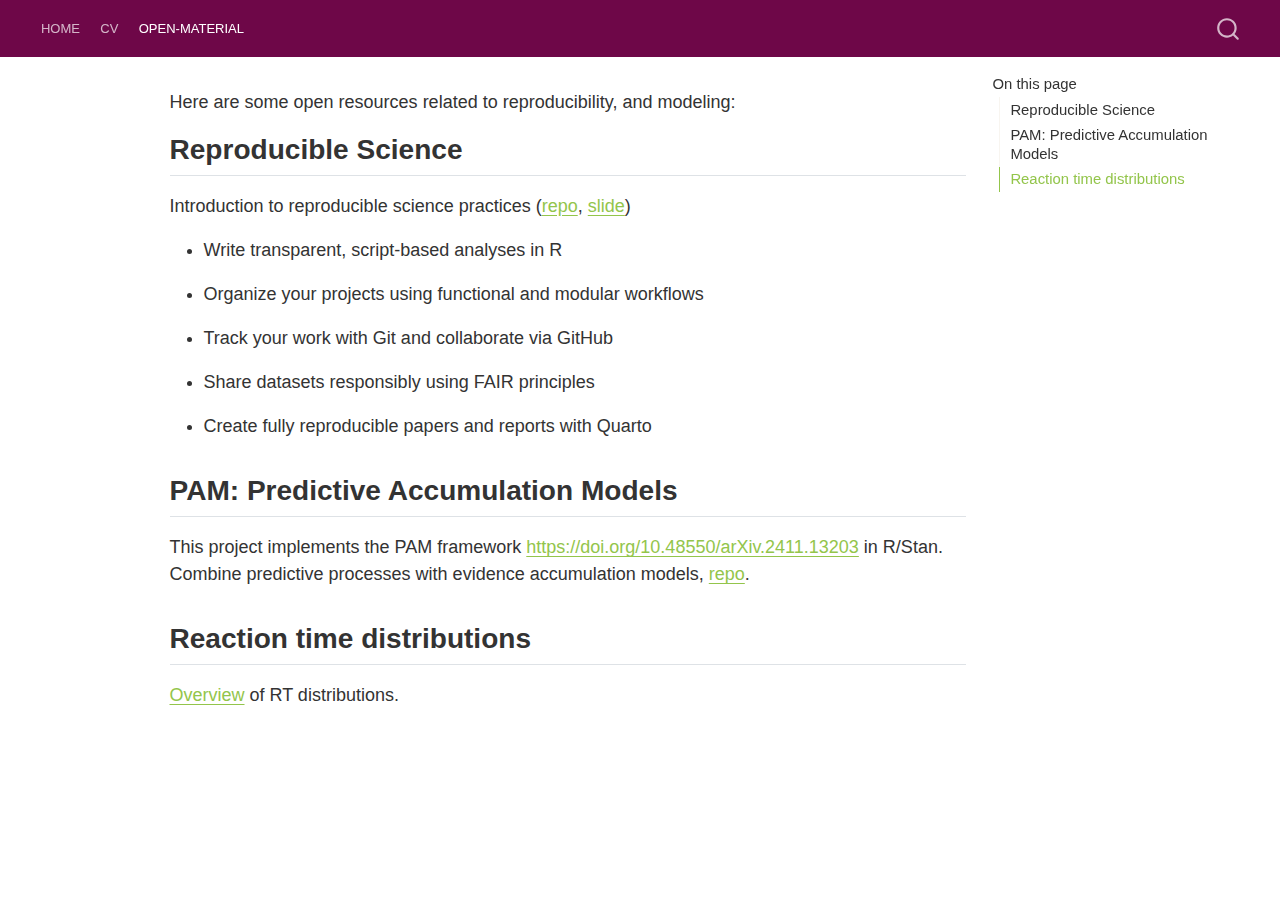
<file: docs/material.html>
<!DOCTYPE html>
<html xmlns="http://www.w3.org/1999/xhtml" lang="en" xml:lang="en"><head>

<meta charset="utf-8">
<meta name="generator" content="quarto-1.5.57">

<meta name="viewport" content="width=device-width, initial-scale=1.0, user-scalable=yes">


<title>quarto-input8bc37ffa2234a5f</title>
<style>
code{white-space: pre-wrap;}
span.smallcaps{font-variant: small-caps;}
div.columns{display: flex; gap: min(4vw, 1.5em);}
div.column{flex: auto; overflow-x: auto;}
div.hanging-indent{margin-left: 1.5em; text-indent: -1.5em;}
ul.task-list{list-style: none;}
ul.task-list li input[type="checkbox"] {
  width: 0.8em;
  margin: 0 0.8em 0.2em -1em; /* quarto-specific, see https://github.com/quarto-dev/quarto-cli/issues/4556 */ 
  vertical-align: middle;
}
</style>


<script src="site_libs/quarto-nav/quarto-nav.js"></script>
<script src="site_libs/quarto-nav/headroom.min.js"></script>
<script src="site_libs/clipboard/clipboard.min.js"></script>
<script src="site_libs/quarto-search/autocomplete.umd.js"></script>
<script src="site_libs/quarto-search/fuse.min.js"></script>
<script src="site_libs/quarto-search/quarto-search.js"></script>
<meta name="quarto:offset" content="./">
<script src="site_libs/quarto-html/quarto.js"></script>
<script src="site_libs/quarto-html/popper.min.js"></script>
<script src="site_libs/quarto-html/tippy.umd.min.js"></script>
<script src="site_libs/quarto-html/anchor.min.js"></script>
<link href="site_libs/quarto-html/tippy.css" rel="stylesheet">
<link href="site_libs/quarto-html/quarto-syntax-highlighting.css" rel="stylesheet" id="quarto-text-highlighting-styles">
<script src="site_libs/bootstrap/bootstrap.min.js"></script>
<link href="site_libs/bootstrap/bootstrap-icons.css" rel="stylesheet">
<link href="site_libs/bootstrap/bootstrap.min.css" rel="stylesheet" id="quarto-bootstrap" data-mode="light">
<script id="quarto-search-options" type="application/json">{
  "location": "navbar",
  "copy-button": false,
  "collapse-after": 3,
  "panel-placement": "end",
  "type": "overlay",
  "limit": 50,
  "keyboard-shortcut": [
    "f",
    "/",
    "s"
  ],
  "show-item-context": false,
  "language": {
    "search-no-results-text": "No results",
    "search-matching-documents-text": "matching documents",
    "search-copy-link-title": "Copy link to search",
    "search-hide-matches-text": "Hide additional matches",
    "search-more-match-text": "more match in this document",
    "search-more-matches-text": "more matches in this document",
    "search-clear-button-title": "Clear",
    "search-text-placeholder": "",
    "search-detached-cancel-button-title": "Cancel",
    "search-submit-button-title": "Submit",
    "search-label": "Search"
  }
}</script>


<link rel="stylesheet" href="styles.css">
</head>

<body class="nav-fixed">

<div id="quarto-search-results"></div>
  <header id="quarto-header" class="headroom fixed-top">
    <nav class="navbar navbar-expand-lg " data-bs-theme="dark">
      <div class="navbar-container container-fluid">
            <div id="quarto-search" class="" title="Search"></div>
          <button class="navbar-toggler" type="button" data-bs-toggle="collapse" data-bs-target="#navbarCollapse" aria-controls="navbarCollapse" role="menu" aria-expanded="false" aria-label="Toggle navigation" onclick="if (window.quartoToggleHeadroom) { window.quartoToggleHeadroom(); }">
  <span class="navbar-toggler-icon"></span>
</button>
          <div class="collapse navbar-collapse" id="navbarCollapse">
            <ul class="navbar-nav navbar-nav-scroll me-auto">
  <li class="nav-item">
    <a class="nav-link" href="./index.html"> 
<span class="menu-text">home</span></a>
  </li>  
  <li class="nav-item">
    <a class="nav-link" href="./cv.html"> 
<span class="menu-text">cv</span></a>
  </li>  
  <li class="nav-item">
    <a class="nav-link active" href="./material.html" aria-current="page"> 
<span class="menu-text">open-material</span></a>
  </li>  
</ul>
          </div> <!-- /navcollapse -->
            <div class="quarto-navbar-tools">
</div>
      </div> <!-- /container-fluid -->
    </nav>
</header>
<!-- content -->
<div id="quarto-content" class="quarto-container page-columns page-rows-contents page-layout-article page-navbar">
<!-- sidebar -->
<!-- margin-sidebar -->
    <div id="quarto-margin-sidebar" class="sidebar margin-sidebar">
        <nav id="TOC" role="doc-toc" class="toc-active">
    <h2 id="toc-title">On this page</h2>
   
  <ul>
  <li><a href="#reproducible-science" id="toc-reproducible-science" class="nav-link active" data-scroll-target="#reproducible-science">Reproducible Science</a></li>
  <li><a href="#pam-predictive-accumulation-models" id="toc-pam-predictive-accumulation-models" class="nav-link" data-scroll-target="#pam-predictive-accumulation-models">PAM: Predictive Accumulation Models</a></li>
  <li><a href="#reaction-time-distributions" id="toc-reaction-time-distributions" class="nav-link" data-scroll-target="#reaction-time-distributions">Reaction time distributions</a></li>
  </ul>
</nav>
    </div>
<!-- main -->
<main class="content" id="quarto-document-content">




<p>Here are some open resources related to reproducibility, and modeling:</p>
<section id="reproducible-science" class="level2">
<h2 class="anchored" data-anchor-id="reproducible-science">Reproducible Science</h2>
<p>Introduction to reproducible science practices (<a href="https://github.com/Mar-Cald/repro-pre-school" target="_blank">repo</a>, <a href="https://mar-cald.github.io/repro-pre-school/slide/repro-preschool.html#/title-slide" target="_blank">slide</a>)</p>
<ul>
<li><p>Write transparent, script-based analyses in R</p></li>
<li><p>Organize your projects using functional and modular workflows</p></li>
<li><p>Track your work with Git and collaborate via GitHub</p></li>
<li><p>Share datasets responsibly using FAIR principles</p></li>
<li><p>Create fully reproducible papers and reports with Quarto</p></li>
</ul>
</section>
<section id="pam-predictive-accumulation-models" class="level2">
<h2 class="anchored" data-anchor-id="pam-predictive-accumulation-models">PAM: Predictive Accumulation Models</h2>
<p>This project implements the PAM framework <a href="https://doi.org/10.48550/arXiv.2411.13203" target="_blank">https://doi.org/10.48550/arXiv.2411.13203</a> in R/Stan. Combine predictive processes with evidence accumulation models, <a href="https://github.com/Mar-Cald/PAM-PredictiveAccumulationModels" target="_blank">repo</a>.</p>
</section>
<section id="reaction-time-distributions" class="level2">
<h2 class="anchored" data-anchor-id="reaction-time-distributions">Reaction time distributions</h2>
<p><a href="https://mar-cald.github.io/tempi/" target="_blank">Overview</a> of RT distributions.</p>


</section>

</main> <!-- /main -->
<script id="quarto-html-after-body" type="application/javascript">
window.document.addEventListener("DOMContentLoaded", function (event) {
  const toggleBodyColorMode = (bsSheetEl) => {
    const mode = bsSheetEl.getAttribute("data-mode");
    const bodyEl = window.document.querySelector("body");
    if (mode === "dark") {
      bodyEl.classList.add("quarto-dark");
      bodyEl.classList.remove("quarto-light");
    } else {
      bodyEl.classList.add("quarto-light");
      bodyEl.classList.remove("quarto-dark");
    }
  }
  const toggleBodyColorPrimary = () => {
    const bsSheetEl = window.document.querySelector("link#quarto-bootstrap");
    if (bsSheetEl) {
      toggleBodyColorMode(bsSheetEl);
    }
  }
  toggleBodyColorPrimary();  
  const icon = "";
  const anchorJS = new window.AnchorJS();
  anchorJS.options = {
    placement: 'right',
    icon: icon
  };
  anchorJS.add('.anchored');
  const isCodeAnnotation = (el) => {
    for (const clz of el.classList) {
      if (clz.startsWith('code-annotation-')) {                     
        return true;
      }
    }
    return false;
  }
  const onCopySuccess = function(e) {
    // button target
    const button = e.trigger;
    // don't keep focus
    button.blur();
    // flash "checked"
    button.classList.add('code-copy-button-checked');
    var currentTitle = button.getAttribute("title");
    button.setAttribute("title", "Copied!");
    let tooltip;
    if (window.bootstrap) {
      button.setAttribute("data-bs-toggle", "tooltip");
      button.setAttribute("data-bs-placement", "left");
      button.setAttribute("data-bs-title", "Copied!");
      tooltip = new bootstrap.Tooltip(button, 
        { trigger: "manual", 
          customClass: "code-copy-button-tooltip",
          offset: [0, -8]});
      tooltip.show();    
    }
    setTimeout(function() {
      if (tooltip) {
        tooltip.hide();
        button.removeAttribute("data-bs-title");
        button.removeAttribute("data-bs-toggle");
        button.removeAttribute("data-bs-placement");
      }
      button.setAttribute("title", currentTitle);
      button.classList.remove('code-copy-button-checked');
    }, 1000);
    // clear code selection
    e.clearSelection();
  }
  const getTextToCopy = function(trigger) {
      const codeEl = trigger.previousElementSibling.cloneNode(true);
      for (const childEl of codeEl.children) {
        if (isCodeAnnotation(childEl)) {
          childEl.remove();
        }
      }
      return codeEl.innerText;
  }
  const clipboard = new window.ClipboardJS('.code-copy-button:not([data-in-quarto-modal])', {
    text: getTextToCopy
  });
  clipboard.on('success', onCopySuccess);
  if (window.document.getElementById('quarto-embedded-source-code-modal')) {
    // For code content inside modals, clipBoardJS needs to be initialized with a container option
    // TODO: Check when it could be a function (https://github.com/zenorocha/clipboard.js/issues/860)
    const clipboardModal = new window.ClipboardJS('.code-copy-button[data-in-quarto-modal]', {
      text: getTextToCopy,
      container: window.document.getElementById('quarto-embedded-source-code-modal')
    });
    clipboardModal.on('success', onCopySuccess);
  }
    var localhostRegex = new RegExp(/^(?:http|https):\/\/localhost\:?[0-9]*\//);
    var mailtoRegex = new RegExp(/^mailto:/);
      var filterRegex = new RegExp('/' + window.location.host + '/');
    var isInternal = (href) => {
        return filterRegex.test(href) || localhostRegex.test(href) || mailtoRegex.test(href);
    }
    // Inspect non-navigation links and adorn them if external
 	var links = window.document.querySelectorAll('a[href]:not(.nav-link):not(.navbar-brand):not(.toc-action):not(.sidebar-link):not(.sidebar-item-toggle):not(.pagination-link):not(.no-external):not([aria-hidden]):not(.dropdown-item):not(.quarto-navigation-tool):not(.about-link)');
    for (var i=0; i<links.length; i++) {
      const link = links[i];
      if (!isInternal(link.href)) {
        // undo the damage that might have been done by quarto-nav.js in the case of
        // links that we want to consider external
        if (link.dataset.originalHref !== undefined) {
          link.href = link.dataset.originalHref;
        }
      }
    }
  function tippyHover(el, contentFn, onTriggerFn, onUntriggerFn) {
    const config = {
      allowHTML: true,
      maxWidth: 500,
      delay: 100,
      arrow: false,
      appendTo: function(el) {
          return el.parentElement;
      },
      interactive: true,
      interactiveBorder: 10,
      theme: 'quarto',
      placement: 'bottom-start',
    };
    if (contentFn) {
      config.content = contentFn;
    }
    if (onTriggerFn) {
      config.onTrigger = onTriggerFn;
    }
    if (onUntriggerFn) {
      config.onUntrigger = onUntriggerFn;
    }
    window.tippy(el, config); 
  }
  const noterefs = window.document.querySelectorAll('a[role="doc-noteref"]');
  for (var i=0; i<noterefs.length; i++) {
    const ref = noterefs[i];
    tippyHover(ref, function() {
      // use id or data attribute instead here
      let href = ref.getAttribute('data-footnote-href') || ref.getAttribute('href');
      try { href = new URL(href).hash; } catch {}
      const id = href.replace(/^#\/?/, "");
      const note = window.document.getElementById(id);
      if (note) {
        return note.innerHTML;
      } else {
        return "";
      }
    });
  }
  const xrefs = window.document.querySelectorAll('a.quarto-xref');
  const processXRef = (id, note) => {
    // Strip column container classes
    const stripColumnClz = (el) => {
      el.classList.remove("page-full", "page-columns");
      if (el.children) {
        for (const child of el.children) {
          stripColumnClz(child);
        }
      }
    }
    stripColumnClz(note)
    if (id === null || id.startsWith('sec-')) {
      // Special case sections, only their first couple elements
      const container = document.createElement("div");
      if (note.children && note.children.length > 2) {
        container.appendChild(note.children[0].cloneNode(true));
        for (let i = 1; i < note.children.length; i++) {
          const child = note.children[i];
          if (child.tagName === "P" && child.innerText === "") {
            continue;
          } else {
            container.appendChild(child.cloneNode(true));
            break;
          }
        }
        if (window.Quarto?.typesetMath) {
          window.Quarto.typesetMath(container);
        }
        return container.innerHTML
      } else {
        if (window.Quarto?.typesetMath) {
          window.Quarto.typesetMath(note);
        }
        return note.innerHTML;
      }
    } else {
      // Remove any anchor links if they are present
      const anchorLink = note.querySelector('a.anchorjs-link');
      if (anchorLink) {
        anchorLink.remove();
      }
      if (window.Quarto?.typesetMath) {
        window.Quarto.typesetMath(note);
      }
      // TODO in 1.5, we should make sure this works without a callout special case
      if (note.classList.contains("callout")) {
        return note.outerHTML;
      } else {
        return note.innerHTML;
      }
    }
  }
  for (var i=0; i<xrefs.length; i++) {
    const xref = xrefs[i];
    tippyHover(xref, undefined, function(instance) {
      instance.disable();
      let url = xref.getAttribute('href');
      let hash = undefined; 
      if (url.startsWith('#')) {
        hash = url;
      } else {
        try { hash = new URL(url).hash; } catch {}
      }
      if (hash) {
        const id = hash.replace(/^#\/?/, "");
        const note = window.document.getElementById(id);
        if (note !== null) {
          try {
            const html = processXRef(id, note.cloneNode(true));
            instance.setContent(html);
          } finally {
            instance.enable();
            instance.show();
          }
        } else {
          // See if we can fetch this
          fetch(url.split('#')[0])
          .then(res => res.text())
          .then(html => {
            const parser = new DOMParser();
            const htmlDoc = parser.parseFromString(html, "text/html");
            const note = htmlDoc.getElementById(id);
            if (note !== null) {
              const html = processXRef(id, note);
              instance.setContent(html);
            } 
          }).finally(() => {
            instance.enable();
            instance.show();
          });
        }
      } else {
        // See if we can fetch a full url (with no hash to target)
        // This is a special case and we should probably do some content thinning / targeting
        fetch(url)
        .then(res => res.text())
        .then(html => {
          const parser = new DOMParser();
          const htmlDoc = parser.parseFromString(html, "text/html");
          const note = htmlDoc.querySelector('main.content');
          if (note !== null) {
            // This should only happen for chapter cross references
            // (since there is no id in the URL)
            // remove the first header
            if (note.children.length > 0 && note.children[0].tagName === "HEADER") {
              note.children[0].remove();
            }
            const html = processXRef(null, note);
            instance.setContent(html);
          } 
        }).finally(() => {
          instance.enable();
          instance.show();
        });
      }
    }, function(instance) {
    });
  }
      let selectedAnnoteEl;
      const selectorForAnnotation = ( cell, annotation) => {
        let cellAttr = 'data-code-cell="' + cell + '"';
        let lineAttr = 'data-code-annotation="' +  annotation + '"';
        const selector = 'span[' + cellAttr + '][' + lineAttr + ']';
        return selector;
      }
      const selectCodeLines = (annoteEl) => {
        const doc = window.document;
        const targetCell = annoteEl.getAttribute("data-target-cell");
        const targetAnnotation = annoteEl.getAttribute("data-target-annotation");
        const annoteSpan = window.document.querySelector(selectorForAnnotation(targetCell, targetAnnotation));
        const lines = annoteSpan.getAttribute("data-code-lines").split(",");
        const lineIds = lines.map((line) => {
          return targetCell + "-" + line;
        })
        let top = null;
        let height = null;
        let parent = null;
        if (lineIds.length > 0) {
            //compute the position of the single el (top and bottom and make a div)
            const el = window.document.getElementById(lineIds[0]);
            top = el.offsetTop;
            height = el.offsetHeight;
            parent = el.parentElement.parentElement;
          if (lineIds.length > 1) {
            const lastEl = window.document.getElementById(lineIds[lineIds.length - 1]);
            const bottom = lastEl.offsetTop + lastEl.offsetHeight;
            height = bottom - top;
          }
          if (top !== null && height !== null && parent !== null) {
            // cook up a div (if necessary) and position it 
            let div = window.document.getElementById("code-annotation-line-highlight");
            if (div === null) {
              div = window.document.createElement("div");
              div.setAttribute("id", "code-annotation-line-highlight");
              div.style.position = 'absolute';
              parent.appendChild(div);
            }
            div.style.top = top - 2 + "px";
            div.style.height = height + 4 + "px";
            div.style.left = 0;
            let gutterDiv = window.document.getElementById("code-annotation-line-highlight-gutter");
            if (gutterDiv === null) {
              gutterDiv = window.document.createElement("div");
              gutterDiv.setAttribute("id", "code-annotation-line-highlight-gutter");
              gutterDiv.style.position = 'absolute';
              const codeCell = window.document.getElementById(targetCell);
              const gutter = codeCell.querySelector('.code-annotation-gutter');
              gutter.appendChild(gutterDiv);
            }
            gutterDiv.style.top = top - 2 + "px";
            gutterDiv.style.height = height + 4 + "px";
          }
          selectedAnnoteEl = annoteEl;
        }
      };
      const unselectCodeLines = () => {
        const elementsIds = ["code-annotation-line-highlight", "code-annotation-line-highlight-gutter"];
        elementsIds.forEach((elId) => {
          const div = window.document.getElementById(elId);
          if (div) {
            div.remove();
          }
        });
        selectedAnnoteEl = undefined;
      };
        // Handle positioning of the toggle
    window.addEventListener(
      "resize",
      throttle(() => {
        elRect = undefined;
        if (selectedAnnoteEl) {
          selectCodeLines(selectedAnnoteEl);
        }
      }, 10)
    );
    function throttle(fn, ms) {
    let throttle = false;
    let timer;
      return (...args) => {
        if(!throttle) { // first call gets through
            fn.apply(this, args);
            throttle = true;
        } else { // all the others get throttled
            if(timer) clearTimeout(timer); // cancel #2
            timer = setTimeout(() => {
              fn.apply(this, args);
              timer = throttle = false;
            }, ms);
        }
      };
    }
      // Attach click handler to the DT
      const annoteDls = window.document.querySelectorAll('dt[data-target-cell]');
      for (const annoteDlNode of annoteDls) {
        annoteDlNode.addEventListener('click', (event) => {
          const clickedEl = event.target;
          if (clickedEl !== selectedAnnoteEl) {
            unselectCodeLines();
            const activeEl = window.document.querySelector('dt[data-target-cell].code-annotation-active');
            if (activeEl) {
              activeEl.classList.remove('code-annotation-active');
            }
            selectCodeLines(clickedEl);
            clickedEl.classList.add('code-annotation-active');
          } else {
            // Unselect the line
            unselectCodeLines();
            clickedEl.classList.remove('code-annotation-active');
          }
        });
      }
  const findCites = (el) => {
    const parentEl = el.parentElement;
    if (parentEl) {
      const cites = parentEl.dataset.cites;
      if (cites) {
        return {
          el,
          cites: cites.split(' ')
        };
      } else {
        return findCites(el.parentElement)
      }
    } else {
      return undefined;
    }
  };
  var bibliorefs = window.document.querySelectorAll('a[role="doc-biblioref"]');
  for (var i=0; i<bibliorefs.length; i++) {
    const ref = bibliorefs[i];
    const citeInfo = findCites(ref);
    if (citeInfo) {
      tippyHover(citeInfo.el, function() {
        var popup = window.document.createElement('div');
        citeInfo.cites.forEach(function(cite) {
          var citeDiv = window.document.createElement('div');
          citeDiv.classList.add('hanging-indent');
          citeDiv.classList.add('csl-entry');
          var biblioDiv = window.document.getElementById('ref-' + cite);
          if (biblioDiv) {
            citeDiv.innerHTML = biblioDiv.innerHTML;
          }
          popup.appendChild(citeDiv);
        });
        return popup.innerHTML;
      });
    }
  }
});
</script>
</div> <!-- /content -->




</body></html>
</file>
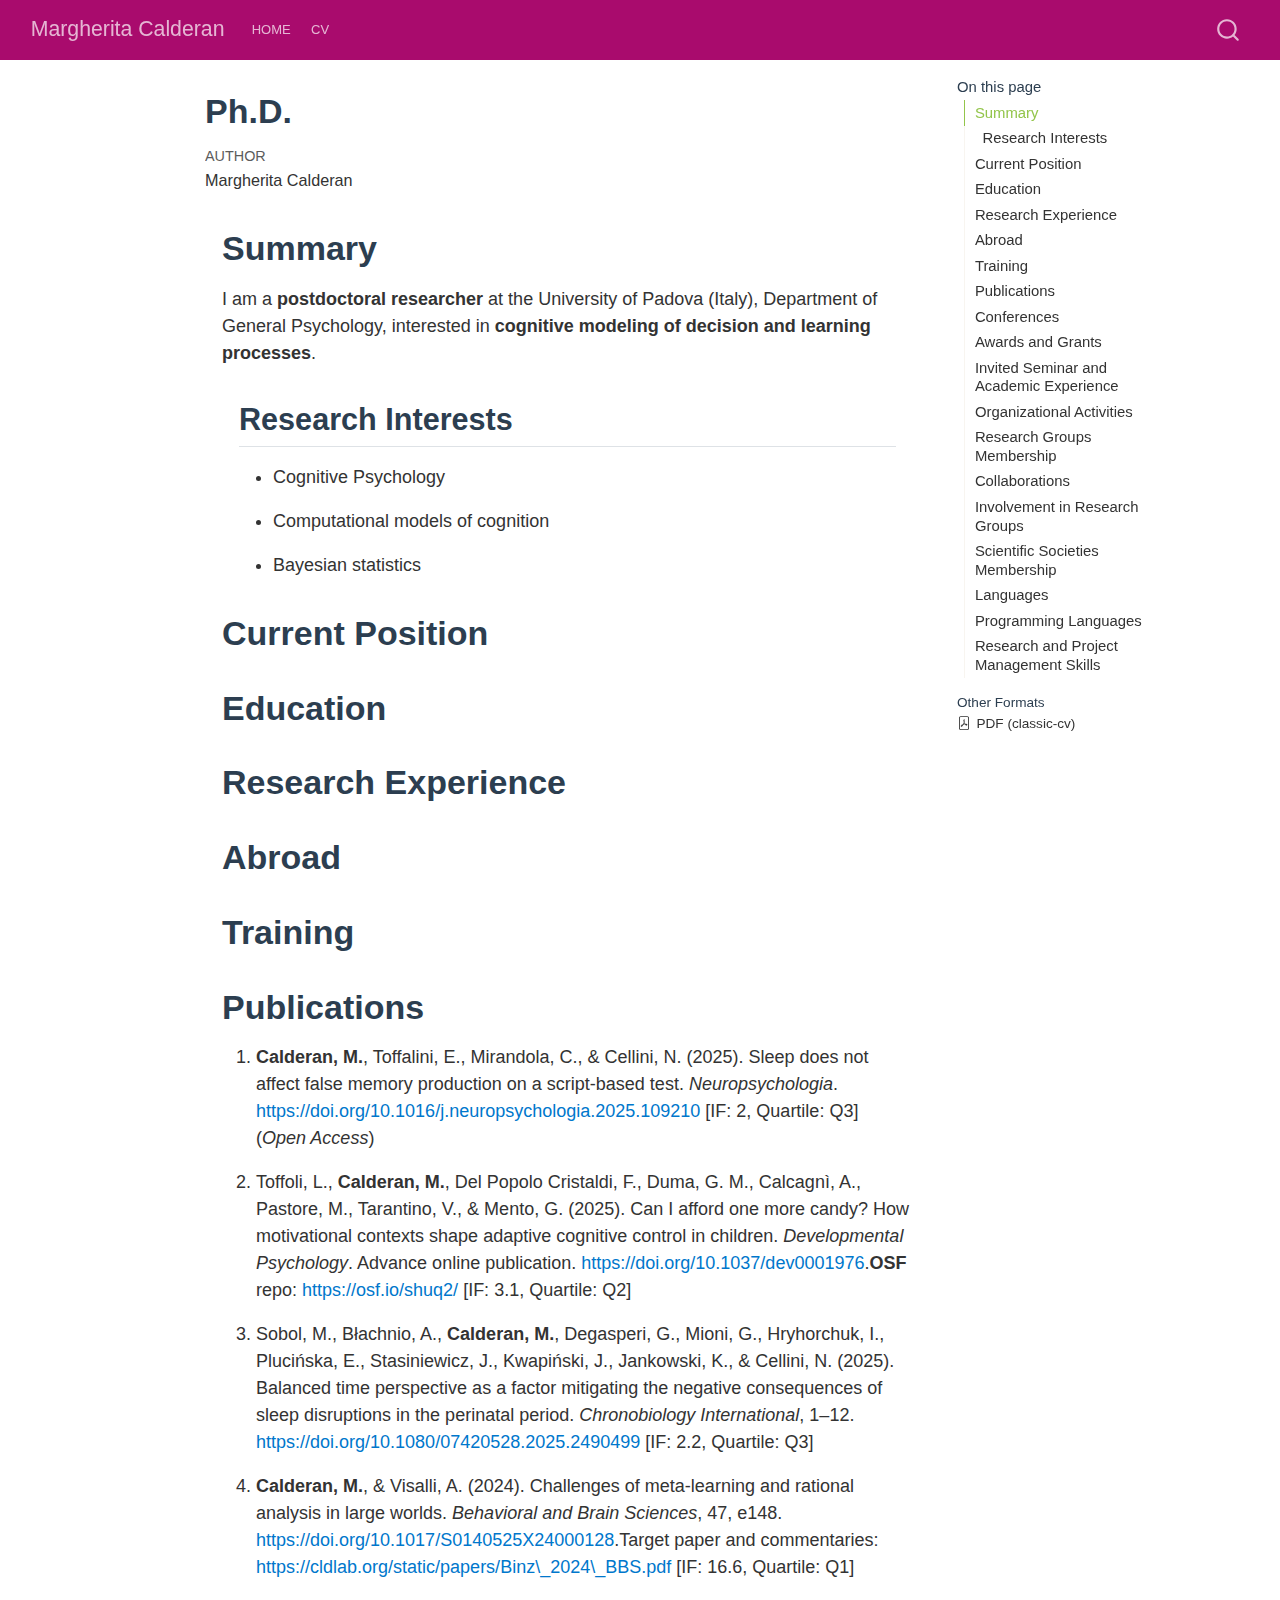
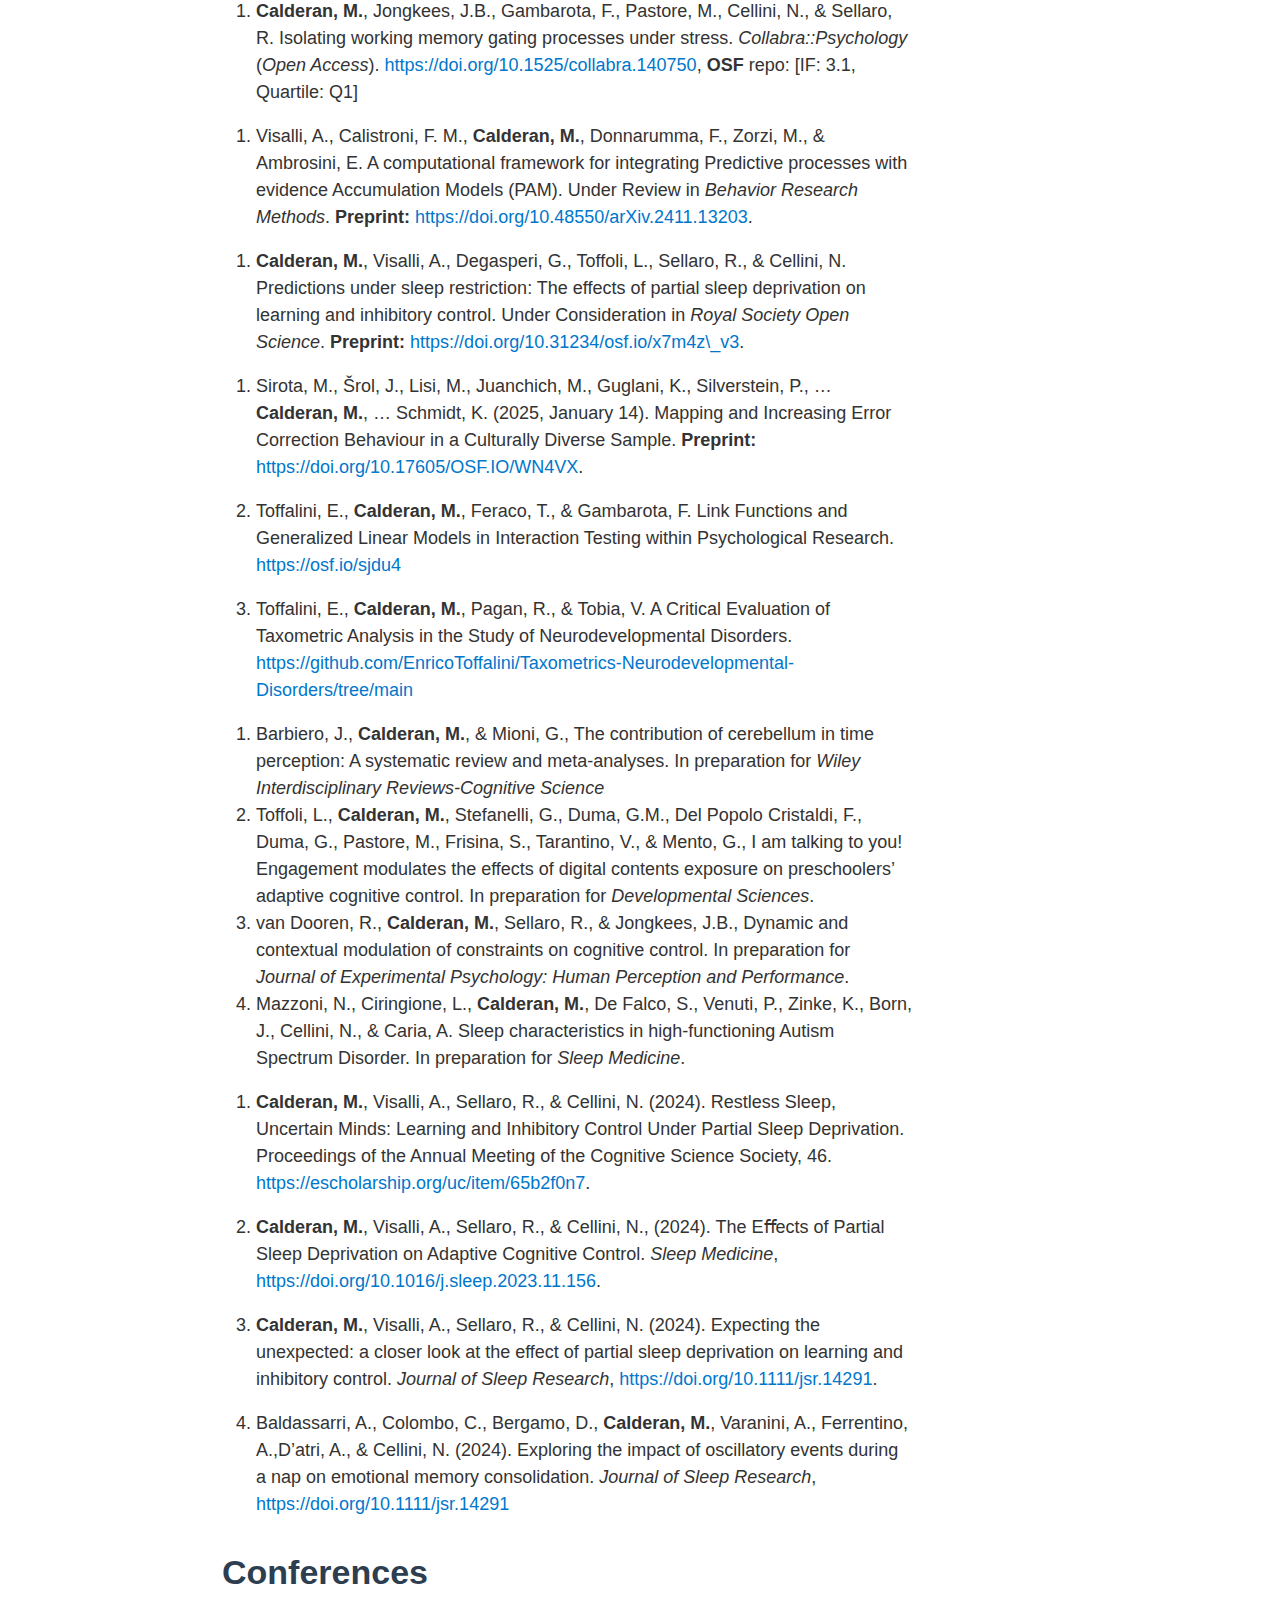
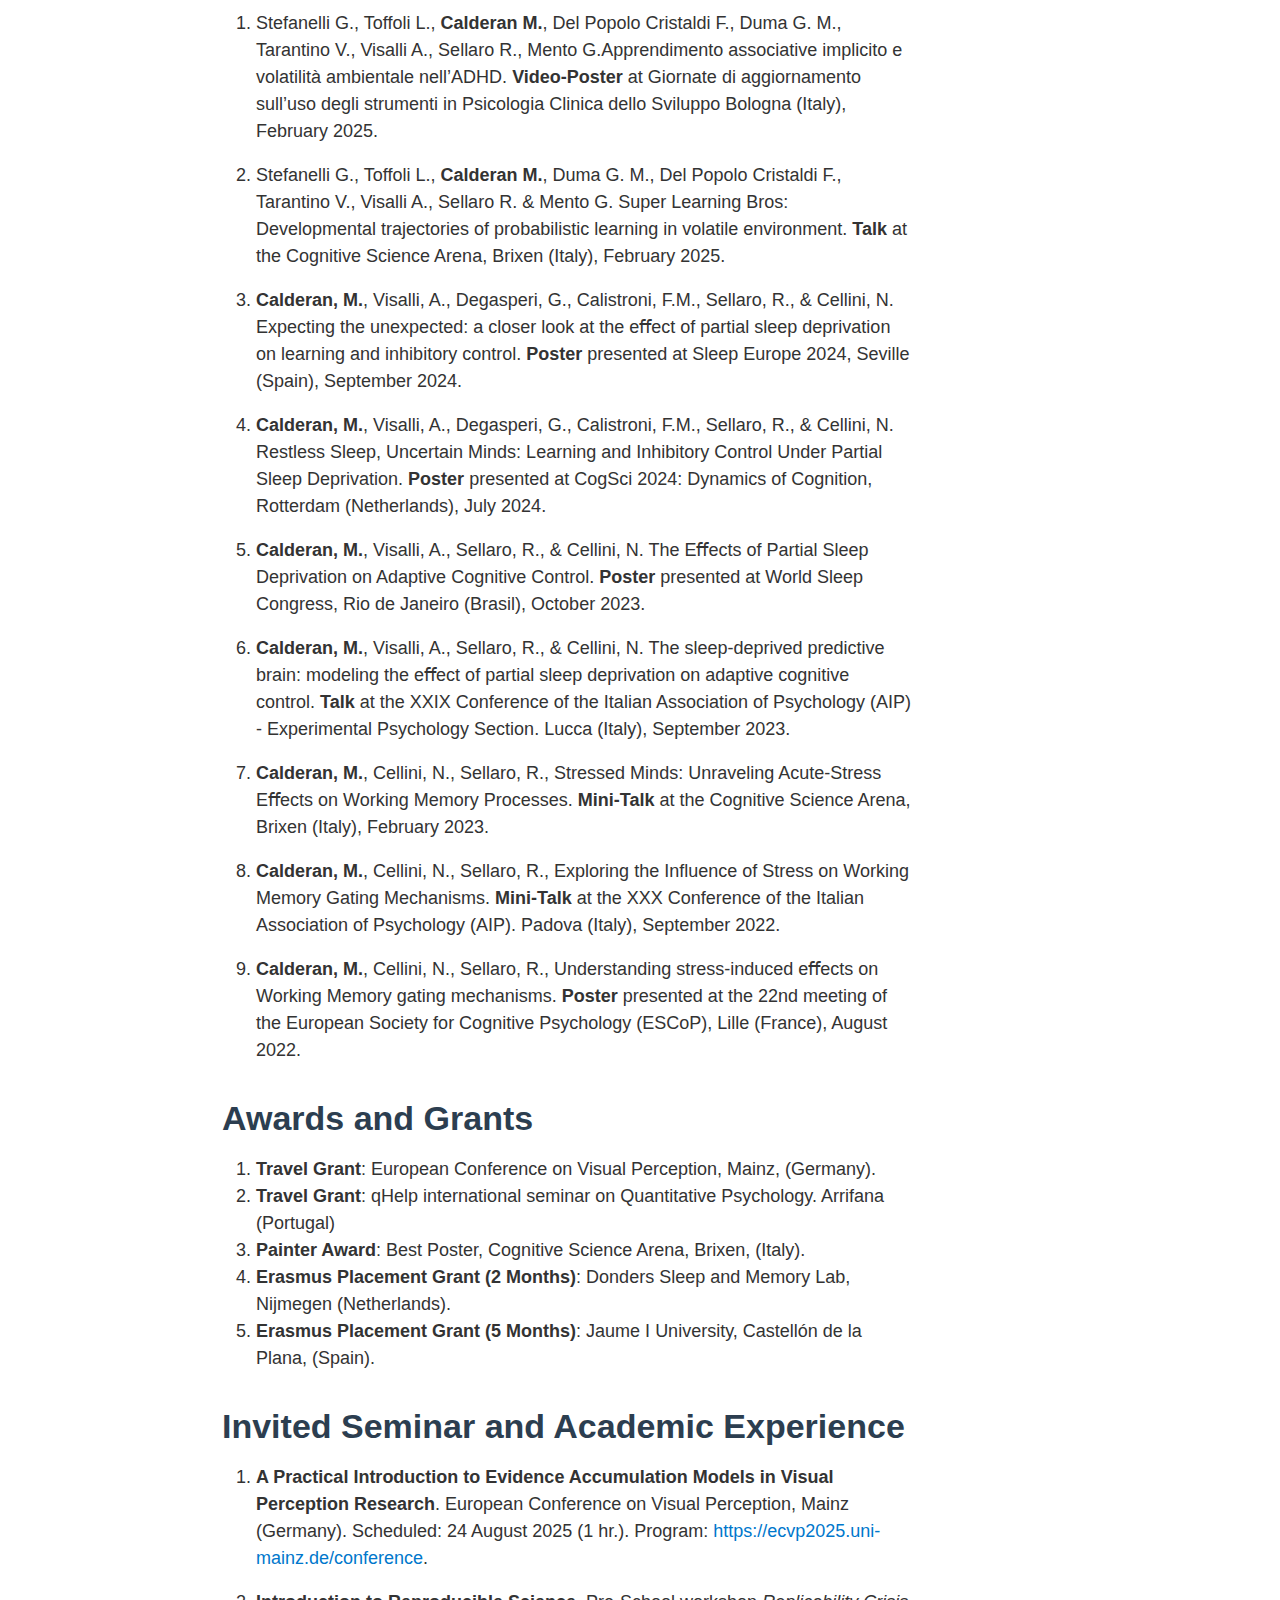
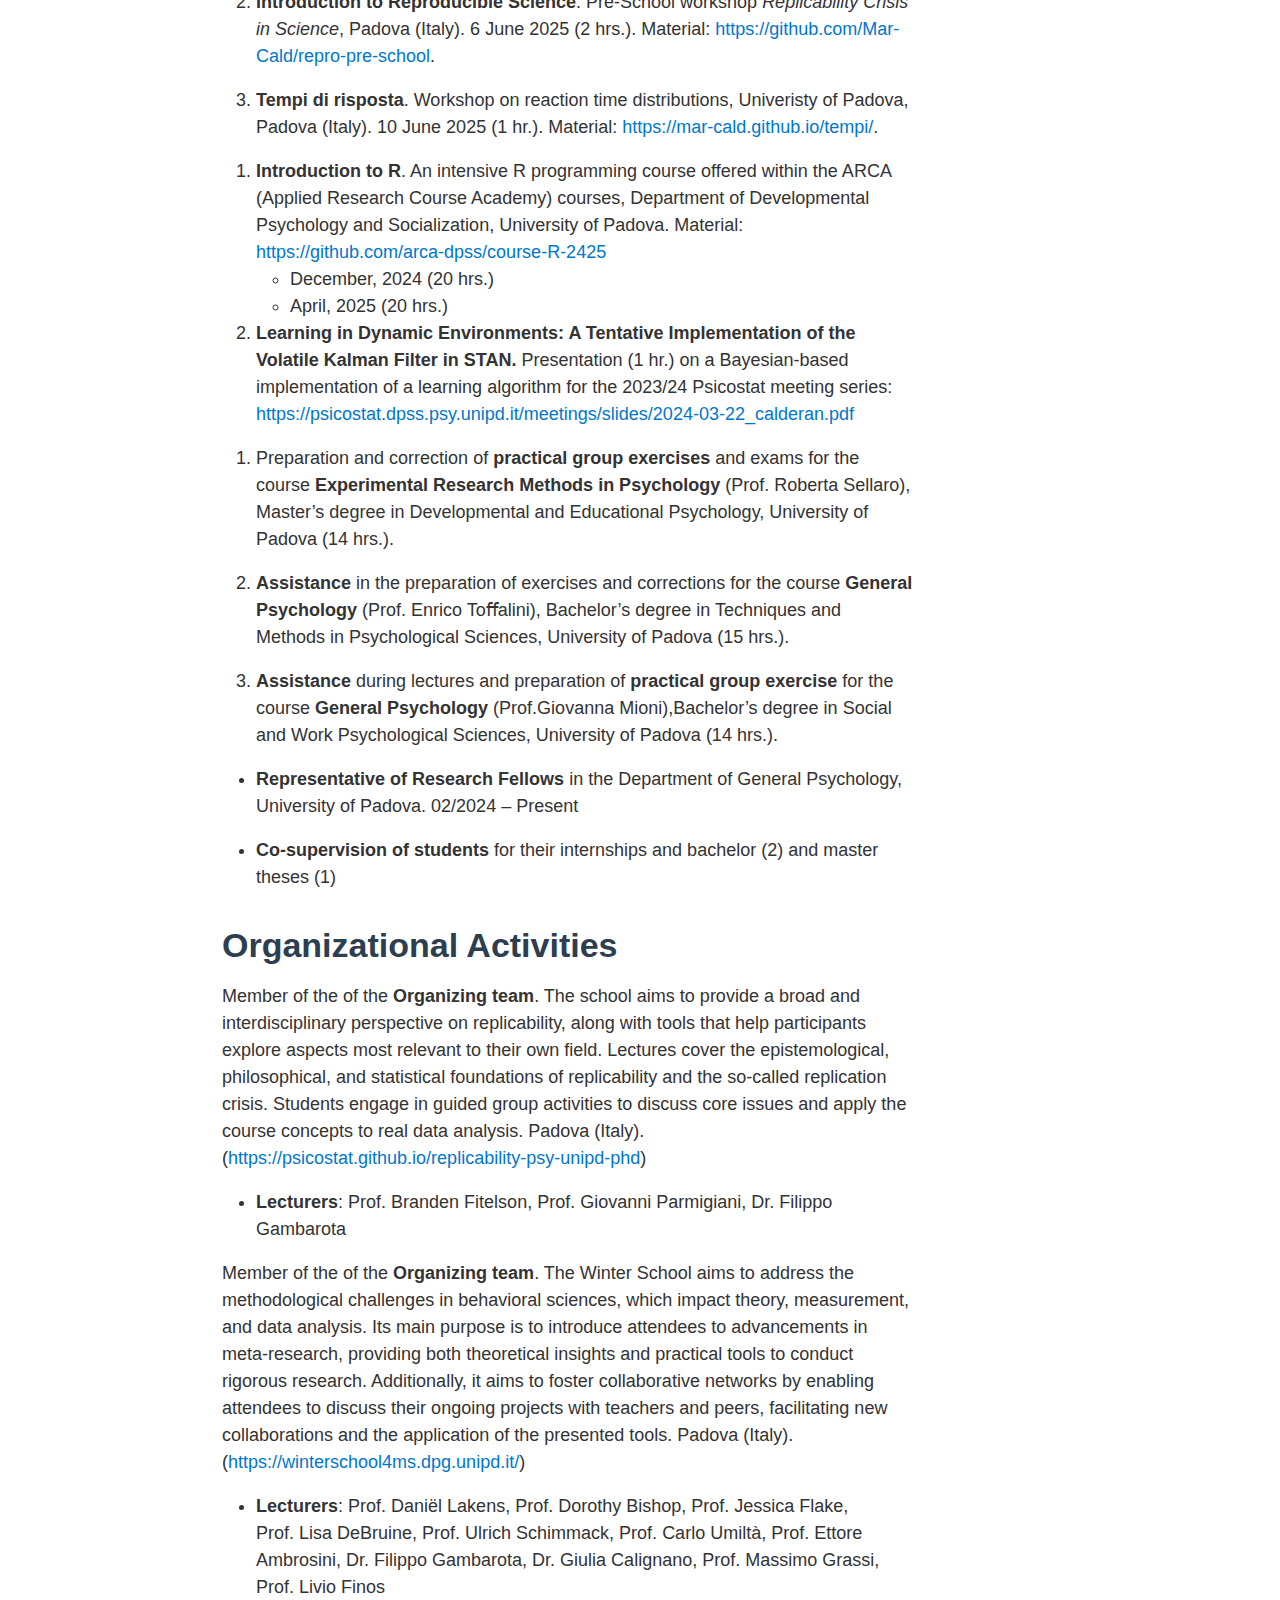
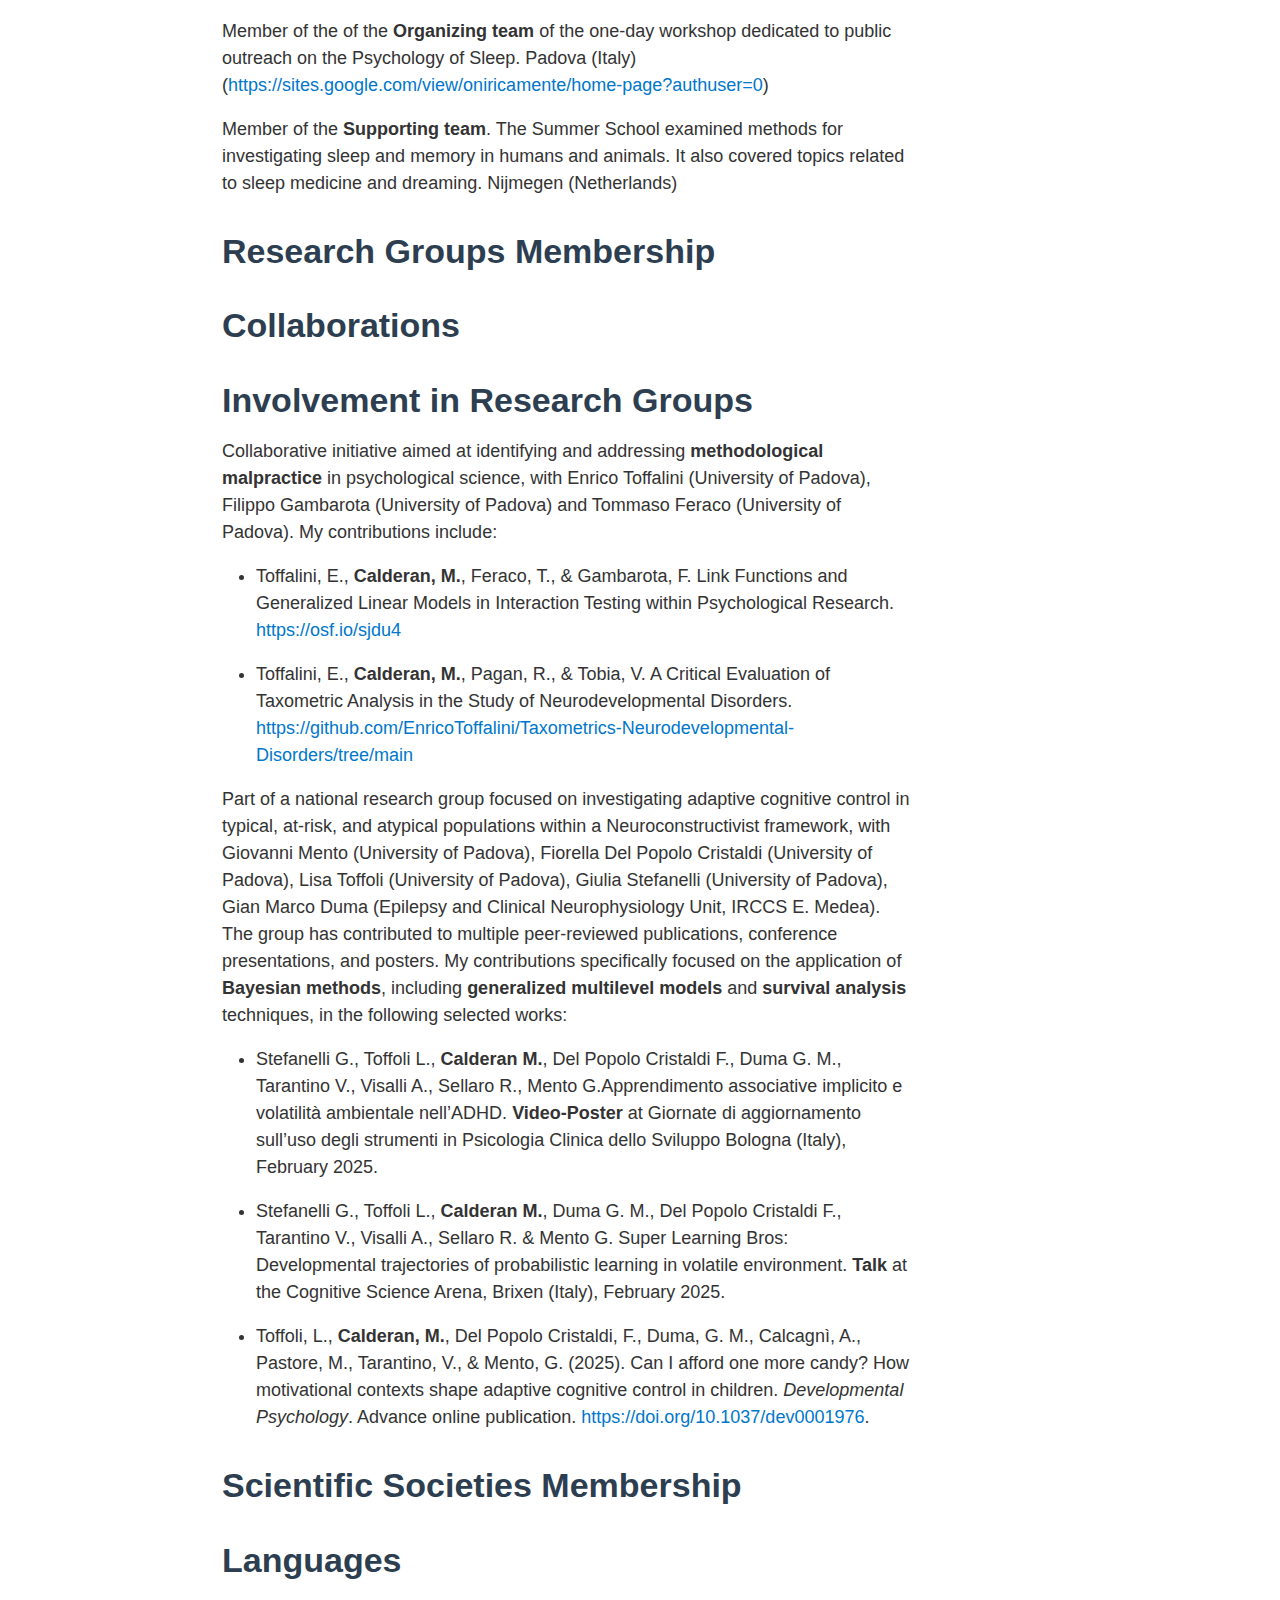
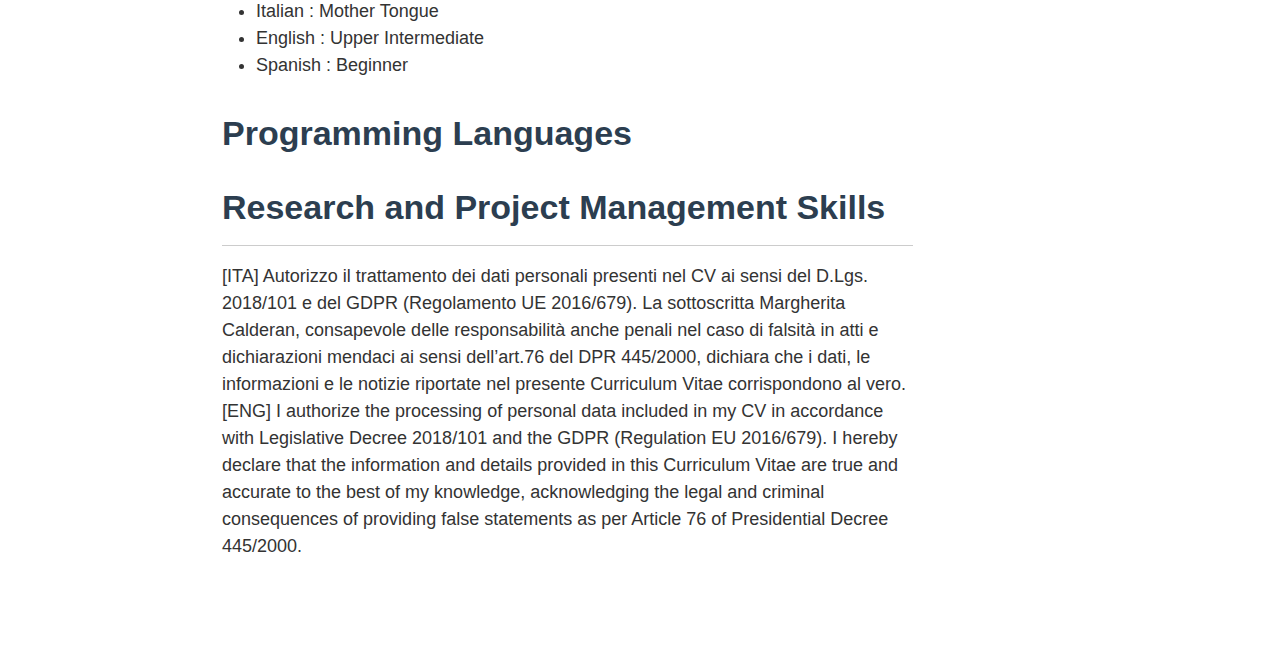
<file: docs/cv-pdf/cv-pdf.html>
<!DOCTYPE html>
<html xmlns="http://www.w3.org/1999/xhtml" lang="en" xml:lang="en"><head>

<meta charset="utf-8">
<meta name="generator" content="quarto-1.5.57">

<meta name="viewport" content="width=device-width, initial-scale=1.0, user-scalable=yes">

<meta name="author" content="Margherita Calderan">

<title>Ph.D.&nbsp;– Margherita Calderan</title>
<style>
code{white-space: pre-wrap;}
span.smallcaps{font-variant: small-caps;}
div.columns{display: flex; gap: min(4vw, 1.5em);}
div.column{flex: auto; overflow-x: auto;}
div.hanging-indent{margin-left: 1.5em; text-indent: -1.5em;}
ul.task-list{list-style: none;}
ul.task-list li input[type="checkbox"] {
  width: 0.8em;
  margin: 0 0.8em 0.2em -1em; /* quarto-specific, see https://github.com/quarto-dev/quarto-cli/issues/4556 */ 
  vertical-align: middle;
}
</style>


<script src="../site_libs/quarto-nav/quarto-nav.js"></script>
<script src="../site_libs/quarto-nav/headroom.min.js"></script>
<script src="../site_libs/clipboard/clipboard.min.js"></script>
<script src="../site_libs/quarto-search/autocomplete.umd.js"></script>
<script src="../site_libs/quarto-search/fuse.min.js"></script>
<script src="../site_libs/quarto-search/quarto-search.js"></script>
<meta name="quarto:offset" content="../">
<script src="../site_libs/quarto-html/quarto.js"></script>
<script src="../site_libs/quarto-html/popper.min.js"></script>
<script src="../site_libs/quarto-html/tippy.umd.min.js"></script>
<script src="../site_libs/quarto-html/anchor.min.js"></script>
<link href="../site_libs/quarto-html/tippy.css" rel="stylesheet">
<link href="../site_libs/quarto-html/quarto-syntax-highlighting.css" rel="stylesheet" id="quarto-text-highlighting-styles">
<script src="../site_libs/bootstrap/bootstrap.min.js"></script>
<link href="../site_libs/bootstrap/bootstrap-icons.css" rel="stylesheet">
<link href="../site_libs/bootstrap/bootstrap.min.css" rel="stylesheet" id="quarto-bootstrap" data-mode="light">
<script id="quarto-search-options" type="application/json">{
  "location": "navbar",
  "copy-button": false,
  "collapse-after": 3,
  "panel-placement": "end",
  "type": "overlay",
  "limit": 50,
  "keyboard-shortcut": [
    "f",
    "/",
    "s"
  ],
  "show-item-context": false,
  "language": {
    "search-no-results-text": "No results",
    "search-matching-documents-text": "matching documents",
    "search-copy-link-title": "Copy link to search",
    "search-hide-matches-text": "Hide additional matches",
    "search-more-match-text": "more match in this document",
    "search-more-matches-text": "more matches in this document",
    "search-clear-button-title": "Clear",
    "search-text-placeholder": "",
    "search-detached-cancel-button-title": "Cancel",
    "search-submit-button-title": "Submit",
    "search-label": "Search"
  }
}</script>


<link rel="stylesheet" href="../style.css">
</head>

<body class="nav-fixed">

<div id="quarto-search-results"></div>
  <header id="quarto-header" class="headroom fixed-top">
    <nav class="navbar navbar-expand-lg " data-bs-theme="dark">
      <div class="navbar-container container-fluid">
      <div class="navbar-brand-container mx-auto">
    <a class="navbar-brand" href="../index.html">
    <span class="navbar-title">Margherita Calderan</span>
    </a>
  </div>
            <div id="quarto-search" class="" title="Search"></div>
          <button class="navbar-toggler" type="button" data-bs-toggle="collapse" data-bs-target="#navbarCollapse" aria-controls="navbarCollapse" role="menu" aria-expanded="false" aria-label="Toggle navigation" onclick="if (window.quartoToggleHeadroom) { window.quartoToggleHeadroom(); }">
  <span class="navbar-toggler-icon"></span>
</button>
          <div class="collapse navbar-collapse" id="navbarCollapse">
            <ul class="navbar-nav navbar-nav-scroll me-auto">
  <li class="nav-item">
    <a class="nav-link" href="../index.html"> 
<span class="menu-text">Home</span></a>
  </li>  
  <li class="nav-item">
    <a class="nav-link" href="../cv.html"> 
<span class="menu-text">CV</span></a>
  </li>  
</ul>
          </div> <!-- /navcollapse -->
            <div class="quarto-navbar-tools">
</div>
      </div> <!-- /container-fluid -->
    </nav>
</header>
<!-- content -->
<div id="quarto-content" class="quarto-container page-columns page-rows-contents page-layout-article page-navbar">
<!-- sidebar -->
<!-- margin-sidebar -->
    <div id="quarto-margin-sidebar" class="sidebar margin-sidebar">
        <nav id="TOC" role="doc-toc" class="toc-active">
    <h2 id="toc-title">On this page</h2>
   
  <ul>
  <li><a href="#summary" id="toc-summary" class="nav-link active" data-scroll-target="#summary">Summary</a>
  <ul class="collapse">
  <li><a href="#research-interests" id="toc-research-interests" class="nav-link" data-scroll-target="#research-interests">Research Interests</a></li>
  </ul></li>
  <li><a href="#current-position" id="toc-current-position" class="nav-link" data-scroll-target="#current-position">Current Position</a></li>
  <li><a href="#education" id="toc-education" class="nav-link" data-scroll-target="#education">Education</a></li>
  <li><a href="#research-experience" id="toc-research-experience" class="nav-link" data-scroll-target="#research-experience">Research Experience</a></li>
  <li><a href="#abroad" id="toc-abroad" class="nav-link" data-scroll-target="#abroad">Abroad</a></li>
  <li><a href="#training" id="toc-training" class="nav-link" data-scroll-target="#training">Training</a></li>
  <li><a href="#publications" id="toc-publications" class="nav-link" data-scroll-target="#publications">Publications</a></li>
  <li><a href="#conferences" id="toc-conferences" class="nav-link" data-scroll-target="#conferences">Conferences</a></li>
  <li><a href="#awards-and-grants" id="toc-awards-and-grants" class="nav-link" data-scroll-target="#awards-and-grants">Awards and Grants</a></li>
  <li><a href="#invited-seminar-and-academic-experience" id="toc-invited-seminar-and-academic-experience" class="nav-link" data-scroll-target="#invited-seminar-and-academic-experience">Invited Seminar and Academic Experience</a></li>
  <li><a href="#organizational-activities" id="toc-organizational-activities" class="nav-link" data-scroll-target="#organizational-activities">Organizational Activities</a></li>
  <li><a href="#research-groups-membership" id="toc-research-groups-membership" class="nav-link" data-scroll-target="#research-groups-membership">Research Groups Membership</a></li>
  <li><a href="#collaborations" id="toc-collaborations" class="nav-link" data-scroll-target="#collaborations">Collaborations</a></li>
  <li><a href="#involvement-in-research-groups" id="toc-involvement-in-research-groups" class="nav-link" data-scroll-target="#involvement-in-research-groups">Involvement in Research Groups</a></li>
  <li><a href="#scientific-societies-membership" id="toc-scientific-societies-membership" class="nav-link" data-scroll-target="#scientific-societies-membership">Scientific Societies Membership</a></li>
  <li><a href="#languages" id="toc-languages" class="nav-link" data-scroll-target="#languages">Languages</a></li>
  <li><a href="#programming-languages" id="toc-programming-languages" class="nav-link" data-scroll-target="#programming-languages">Programming Languages</a></li>
  <li><a href="#research-and-project-management-skills" id="toc-research-and-project-management-skills" class="nav-link" data-scroll-target="#research-and-project-management-skills">Research and Project Management Skills</a></li>
  </ul>
<div class="quarto-alternate-formats"><h2>Other Formats</h2><ul><li><a href="cv-pdf.pdf"><i class="bi bi-file-pdf"></i>PDF (classic-cv)</a></li></ul></div></nav>
    </div>
<!-- main -->
<main class="content" id="quarto-document-content">

<header id="title-block-header" class="quarto-title-block default">
<div class="quarto-title">
<h1 class="title">Ph.D.</h1>
</div>



<div class="quarto-title-meta">

    <div>
    <div class="quarto-title-meta-heading">Author</div>
    <div class="quarto-title-meta-contents">
             <p>Margherita Calderan </p>
          </div>
  </div>
    
  
    
  </div>
  


</header>


<section id="summary" class="level1">
<h1>Summary</h1>
<p>I am a <strong>postdoctoral researcher</strong> at the University of Padova (Italy), Department of General Psychology, interested in <strong>cognitive modeling of decision and learning processes</strong>.</p>
<section id="research-interests" class="level2">
<h2 class="anchored" data-anchor-id="research-interests">Research Interests</h2>
<ul>
<li><p>Cognitive Psychology</p></li>
<li><p>Computational models of cognition</p></li>
<li><p>Bayesian statistics</p></li>
</ul>
</section>
</section>
<section id="current-position" class="level1">
<h1>Current Position</h1>

</section>
<section id="education" class="level1">
<h1>Education</h1>
<div style="page-break-after: always;"></div>
</section>
<section id="research-experience" class="level1">
<h1>Research Experience</h1>

</section>
<section id="abroad" class="level1">
<h1>Abroad</h1>
<div style="page-break-after: always;"></div>
</section>
<section id="training" class="level1">
<h1>Training</h1>
<div style="page-break-after: always;"></div>
</section>
<section id="publications" class="level1">
<h1>Publications</h1>
<ol type="1">
<li><p><strong>Calderan, M.</strong>, Toffalini, E., Mirandola, C., &amp; Cellini, N. (2025). Sleep does not affect false memory production on a script-based test. <em>Neuropsychologia</em>. <a href="https://doi.org/10.1016/j.neuropsychologia.2025.109210" class="uri">https://doi.org/10.1016/j.neuropsychologia.2025.109210</a>&nbsp;[IF: 2, Quartile: Q3] (<em>Open Access</em>)</p></li>
<li><p>Toffoli, L., <strong>Calderan, M.</strong>, Del Popolo Cristaldi, F., Duma, G. M., Calcagnì, A., Pastore, M., Tarantino, V., &amp; Mento, G. (2025). Can I afford one more candy? How motivational contexts shape adaptive cognitive control in children. <em>Developmental Psychology</em>. Advance online publication. <a href="https://doi.org/10.1037/dev0001976" class="uri">https://doi.org/10.1037/dev0001976</a>.<strong>OSF</strong> repo: <a href="https://osf.io/shuq2/" class="uri">https://osf.io/shuq2/</a> [IF: 3.1, Quartile: Q2]</p></li>
<li><p>Sobol, M., Błachnio, A., <strong>Calderan, M.</strong>, Degasperi, G., Mioni, G., Hryhorchuk, I., Plucińska, E., Stasiniewicz, J., Kwapiński, J., Jankowski, K., &amp; Cellini, N. (2025). Balanced time perspective as a factor mitigating the negative consequences of sleep disruptions in the perinatal period. <em>Chronobiology International</em>, 1–12. <a href="https://doi.org/10.1080/07420528.2025.2490499" class="uri">https://doi.org/10.1080/07420528.2025.2490499</a> [IF: 2.2, Quartile: Q3]</p></li>
<li><p><strong>Calderan, M.</strong>, &amp; Visalli, A. (2024). Challenges of meta-learning and rational analysis in large worlds. <em>Behavioral and Brain Sciences</em>, 47, e148. <a href="https://doi.org/10.1017/S0140525X24000128" class="uri">https://doi.org/10.1017/S0140525X24000128</a>.Target paper and commentaries: <a href="https://cldlab.org/static/papers/Binz\_2024\_BBS.pdf" class="uri">https://cldlab.org/static/papers/Binz\_2024\_BBS.pdf</a> [IF: 16.6, Quartile: Q1]</p></li>
</ol>
<ol type="1">
<li><strong>Calderan, M.</strong>, Jongkees, J.B., Gambarota, F., Pastore, M., Cellini, N., &amp; Sellaro, R. Isolating working memory gating processes under stress. <em>Collabra::Psychology</em> (<em>Open Access</em>). <a href="https://doi.org/10.1525/collabra.140750" class="uri">https://doi.org/10.1525/collabra.140750</a>, <strong>OSF</strong> repo: [IF: 3.1, Quartile: Q1]</li>
</ol>
<ol type="1">
<li>Visalli, A., Calistroni, F. M., <strong>Calderan, M.</strong>, Donnarumma, F., Zorzi, M., &amp; Ambrosini, E. A computational framework for integrating Predictive processes with evidence Accumulation Models (PAM). Under Review in <em>Behavior Research Methods</em>. <strong>Preprint:</strong> <a href="https://doi.org/10.48550/arXiv.2411.13203" class="uri">https://doi.org/10.48550/arXiv.2411.13203</a>.</li>
</ol>
<ol type="1">
<li><strong>Calderan, M.</strong>, Visalli, A., Degasperi, G., Toffoli, L., Sellaro, R., &amp; Cellini, N. Predictions under sleep restriction: The effects of partial sleep deprivation on learning and inhibitory control. Under Consideration in <em>Royal Society Open Science</em>. <strong>Preprint:</strong> <a href="https://doi.org/10.31234/osf.io/x7m4z\_v3" class="uri">https://doi.org/10.31234/osf.io/x7m4z\_v3</a>.</li>
</ol>
<ol type="1">
<li><p>Sirota, M., Šrol, J., Lisi, M., Juanchich, M., Guglani, K., Silverstein, P., … <strong>Calderan, M.</strong>, … Schmidt, K. (2025, January 14). Mapping and Increasing Error Correction Behaviour in a Culturally Diverse Sample. <strong>Preprint:</strong> <a href="https://doi.org/10.17605/OSF.IO/WN4VX" class="uri">https://doi.org/10.17605/OSF.IO/WN4VX</a>.</p></li>
<li><p>Toffalini, E., <strong>Calderan, M.</strong>, Feraco, T., &amp; Gambarota, F. Link Functions and Generalized Linear Models in Interaction Testing within Psychological Research. <a href="https://osf.io/sjdu4" class="uri">https://osf.io/sjdu4</a></p></li>
<li><p>Toffalini, E., <strong>Calderan, M.</strong>, Pagan, R., &amp; Tobia, V. A Critical Evaluation of Taxometric Analysis in the Study of Neurodevelopmental Disorders. <a href="https://github.com/EnricoToffalini/Taxometrics-Neurodevelopmental-Disorders/tree/main" class="uri">https://github.com/EnricoToffalini/Taxometrics-Neurodevelopmental-Disorders/tree/main</a></p></li>
</ol>
<ol type="1">
<li>Barbiero, J., <strong>Calderan, M.</strong>, &amp; Mioni, G., The contribution of cerebellum in time perception: A systematic review and meta-analyses. In preparation for <em>Wiley Interdisciplinary Reviews-Cognitive Science</em></li>
<li>Toffoli, L., <strong>Calderan, M.</strong>, Stefanelli, G., Duma, G.M., Del Popolo Cristaldi, F., Duma, G., Pastore, M., Frisina, S., Tarantino, V., &amp; Mento, G., I am talking to you! Engagement modulates the effects of digital contents exposure on preschoolers’ adaptive cognitive control. In preparation for <em>Developmental Sciences</em>.</li>
<li>van Dooren, R., <strong>Calderan, M.</strong>, Sellaro, R., &amp; Jongkees, J.B., Dynamic and contextual modulation of constraints on cognitive control. In preparation for <em>Journal of Experimental Psychology: Human Perception and Performance</em>.</li>
<li>Mazzoni, N., Ciringione, L., <strong>Calderan, M.</strong>, De Falco, S., Venuti, P., Zinke, K., Born, J., Cellini, N., &amp; Caria, A. Sleep characteristics in high-functioning Autism Spectrum Disorder. In preparation for <em>Sleep Medicine</em>.</li>
</ol>
<ol type="1">
<li><p><strong>Calderan, M.</strong>, Visalli, A., Sellaro, R., &amp; Cellini, N. (2024). Restless Sleep, Uncertain Minds: Learning and Inhibitory Control Under Partial Sleep Deprivation. Proceedings of the Annual Meeting of the Cognitive Science Society, 46. <a href="https://escholarship.org/uc/item/65b2f0n7" class="uri">https://escholarship.org/uc/item/65b2f0n7</a>.</p></li>
<li><p><strong>Calderan, M.</strong>, Visalli, A., Sellaro, R., &amp; Cellini, N., (2024). The Eﬀects of Partial Sleep Deprivation on Adaptive Cognitive Control. <em>Sleep Medicine</em>, <a href="https://doi.org/10.1016/j.sleep.2023.11.156" class="uri">https://doi.org/10.1016/j.sleep.2023.11.156</a>.</p></li>
<li><p><strong>Calderan, M.</strong>, Visalli, A., Sellaro, R., &amp; Cellini, N. (2024). Expecting the unexpected: a closer look at the effect of partial sleep deprivation on learning and inhibitory control. <em>Journal of Sleep Research</em>, <a href="https://doi.org/10.1111/jsr.14291" class="uri">https://doi.org/10.1111/jsr.14291</a>.</p></li>
<li><p>Baldassarri, A., Colombo, C., Bergamo, D., <strong>Calderan, M.</strong>, Varanini, A., Ferrentino, A.,D’atri, A., &amp; Cellini, N. (2024). Exploring the impact of oscillatory events during a nap on emotional memory consolidation. <em>Journal of Sleep Research</em>, <a href="https://doi.org/10.1111/jsr.14291" class="uri">https://doi.org/10.1111/jsr.14291</a></p></li>
</ol>
<div style="page-break-after: always;"></div>
</section>
<section id="conferences" class="level1">
<h1>Conferences</h1>
<ol type="1">
<li><p>Stefanelli G., Toffoli L., <strong>Calderan M.</strong>, Del Popolo Cristaldi F., Duma G. M., Tarantino V., Visalli A., Sellaro R., Mento G.Apprendimento associative implicito e volatilità ambientale nell’ADHD. <strong>Video-Poster</strong> at Giornate di aggiornamento sull’uso degli strumenti in Psicologia Clinica dello Sviluppo Bologna (Italy), February 2025.</p></li>
<li><p>Stefanelli G., Toffoli L., <strong>Calderan M.</strong>, Duma G. M., Del Popolo Cristaldi F.,<br>
Tarantino V., Visalli A., Sellaro R. &amp; Mento G. Super Learning Bros: Developmental trajectories of probabilistic learning in volatile environment. <strong>Talk</strong> at the Cognitive Science Arena, Brixen (Italy), February 2025.</p></li>
<li><p><strong>Calderan, M.</strong>, Visalli, A., Degasperi, G., Calistroni, F.M., Sellaro, R., &amp; Cellini, N. Expecting the unexpected: a closer look at the eﬀect of partial sleep deprivation on learning and inhibitory control. <strong>Poster</strong> presented at Sleep Europe 2024, Seville (Spain), September 2024.</p></li>
<li><p><strong>Calderan, M.</strong>, Visalli, A., Degasperi, G., Calistroni, F.M., Sellaro, R., &amp; Cellini, N. Restless Sleep, Uncertain Minds: Learning and Inhibitory Control Under Partial Sleep Deprivation. <strong>Poster</strong> presented at CogSci 2024: Dynamics of Cognition, Rotterdam (Netherlands), July 2024.</p></li>
<li><p><strong>Calderan, M.</strong>, Visalli, A., Sellaro, R., &amp; Cellini, N. The Eﬀects of Partial Sleep Deprivation on Adaptive Cognitive Control. <strong>Poster</strong> presented at World Sleep Congress, Rio de Janeiro (Brasil), October 2023.</p></li>
<li><p><strong>Calderan, M.</strong>, Visalli, A., Sellaro, R., &amp; Cellini, N. The sleep-deprived predictive brain: modeling the eﬀect of partial sleep deprivation on adaptive cognitive control. <strong>Talk</strong> at the XXIX Conference of the Italian Association of Psychology (AIP) - Experimental Psychology Section. Lucca (Italy), September 2023.</p></li>
<li><p><strong>Calderan, M.</strong>, Cellini, N., Sellaro, R., Stressed Minds: Unraveling Acute-Stress Eﬀects on Working Memory Processes. <strong>Mini-Talk</strong> at the Cognitive Science Arena, Brixen (Italy), February 2023.</p></li>
<li><p><strong>Calderan, M.</strong>, Cellini, N., Sellaro, R., Exploring the Influence of Stress on Working Memory Gating Mechanisms. <strong>Mini-Talk</strong> at the XXX Conference of the Italian Association of Psychology (AIP). Padova (Italy), September 2022.</p></li>
<li><p><strong>Calderan, M.</strong>, Cellini, N., Sellaro, R., Understanding stress-induced eﬀects on Working Memory gating mechanisms. <strong>Poster</strong> presented at the 22nd meeting of the European Society for Cognitive Psychology (ESCoP), Lille (France), August 2022.</p></li>
</ol>
</section>
<section id="awards-and-grants" class="level1">
<h1>Awards and Grants</h1>
<ol type="1">
<li><strong>Travel Grant</strong>: European Conference on Visual Perception, Mainz, (Germany).</li>
<li><strong>Travel Grant</strong>: qHelp international seminar on Quantitative Psychology. Arrifana (Portugal)</li>
<li><strong>Painter Award</strong>: Best Poster, Cognitive Science Arena, Brixen, (Italy).</li>
<li><strong>Erasmus Placement Grant (2 Months)</strong>: Donders Sleep and Memory Lab, Nijmegen (Netherlands).</li>
<li><strong>Erasmus Placement Grant (5 Months)</strong>: Jaume I University, Castellón de la Plana, (Spain).</li>
</ol>
<div style="page-break-after: always;"></div>
</section>
<section id="invited-seminar-and-academic-experience" class="level1">
<h1>Invited Seminar and Academic Experience</h1>
<ol type="1">
<li><p><strong>A Practical Introduction to Evidence Accumulation Models in Visual Perception Research</strong>. European Conference on Visual Perception, Mainz (Germany). Scheduled: 24 August 2025 (1 hr.). Program: <a href="https://ecvp2025.uni-mainz.de/conference" class="uri">https://ecvp2025.uni-mainz.de/conference</a>.</p></li>
<li><p><strong>Introduction to Reproducible Science</strong>. Pre-School workshop <em>Replicability Crisis in Science</em>, Padova (Italy). 6 June 2025 (2 hrs.). Material: <a href="https://github.com/Mar-Cald/repro-pre-school" class="uri">https://github.com/Mar-Cald/repro-pre-school</a>.</p></li>
<li><p><strong>Tempi di risposta</strong>. Workshop on reaction time distributions, Univeristy of Padova, Padova (Italy). 10 June 2025 (1 hr.). Material: <a href="https://mar-cald.github.io/tempi/" class="uri">https://mar-cald.github.io/tempi/</a>.</p></li>
</ol>
<ol type="1">
<li><strong>Introduction to R</strong>. An intensive R programming course offered within the ARCA (Applied Research Course Academy) courses, Department of Developmental Psychology and Socialization, University of Padova. Material: <a href="https://github.com/arca-dpss/course-R-2425" class="uri">https://github.com/arca-dpss/course-R-2425</a>
<ul>
<li>December, 2024 (20 hrs.)</li>
<li>April, 2025 (20 hrs.)</li>
</ul></li>
<li><strong>Learning in Dynamic Environments: A Tentative Implementation of the Volatile Kalman Filter in STAN.</strong> Presentation (1 hr.) on a Bayesian-based implementation of a learning algorithm for the 2023/24 Psicostat meeting series: <a href="https://psicostat.dpss.psy.unipd.it/meetings/slides/2024-03-22_calderan.pdf" class="uri">https://psicostat.dpss.psy.unipd.it/meetings/slides/2024-03-22_calderan.pdf</a></li>
</ol>
<ol type="1">
<li><p>Preparation and correction of <strong>practical group exercises</strong> and exams for the course <strong>Experimental Research Methods in Psychology</strong> (Prof.&nbsp;Roberta Sellaro), Master’s degree in Developmental and Educational Psychology, University of Padova (14 hrs.).</p></li>
<li><p><strong>Assistance</strong> in the preparation of exercises and corrections for the course <strong>General Psychology</strong> (Prof.&nbsp;Enrico Toﬀalini), Bachelor’s degree in Techniques and Methods in Psychological Sciences, University of Padova (15 hrs.).</p></li>
<li><p><strong>Assistance</strong> during lectures and preparation of <strong>practical group exercise</strong> for the course <strong>General Psychology</strong> (Prof.Giovanna Mioni),Bachelor’s degree in Social and Work Psychological Sciences, University of Padova (14 hrs.).</p></li>
</ol>
<ul>
<li><p><strong>Representative of Research Fellows</strong> in the Department of General Psychology, University of Padova. 02/2024 – Present</p></li>
<li><p><strong>Co-supervision of students</strong> for their internships and bachelor (2) and master theses (1)</p></li>
</ul>
<div style="page-break-after: always;"></div>
</section>
<section id="organizational-activities" class="level1">
<h1>Organizational Activities</h1>
<p>Member of the of the <strong>Organizing team</strong>. The school aims to provide a broad and interdisciplinary perspective on replicability, along with tools that help participants explore aspects most relevant to their own field. Lectures cover the epistemological, philosophical, and statistical foundations of replicability and the so-called replication crisis. Students engage in guided group activities to discuss core issues and apply the course concepts to real data analysis. Padova (Italy). (<a href="https://psicostat.github.io/replicability-psy-unipd-phd" class="uri">https://psicostat.github.io/replicability-psy-unipd-phd</a>)</p>
<ul>
<li><strong>Lecturers</strong>: Prof.&nbsp;Branden Fitelson, Prof.&nbsp;Giovanni Parmigiani, Dr.&nbsp;Filippo Gambarota</li>
</ul>
<p>Member of the of the <strong>Organizing team</strong>. The Winter School aims to address the methodological challenges in behavioral sciences, which impact theory, measurement, and data analysis. Its main purpose is to introduce attendees to advancements in meta-research, providing both theoretical insights and practical tools to conduct rigorous research. Additionally, it aims to foster collaborative networks by enabling attendees to discuss their ongoing projects with teachers and peers, facilitating new collaborations and the application of the presented tools. Padova (Italy). (<a href="https://winterschool4ms.dpg.unipd.it/" class="uri">https://winterschool4ms.dpg.unipd.it/</a>)</p>
<ul>
<li><strong>Lecturers</strong>: Prof.&nbsp;Daniël Lakens, Prof.&nbsp;Dorothy Bishop, Prof. Jessica Flake, Prof.&nbsp;Lisa DeBruine, Prof.&nbsp;Ulrich Schimmack, Prof. Carlo Umiltà, Prof.&nbsp;Ettore Ambrosini, Dr.&nbsp;Filippo Gambarota, Dr. Giulia Calignano, Prof.&nbsp;Massimo Grassi, Prof.&nbsp;Livio Finos</li>
</ul>
<p>Member of the of the <strong>Organizing team</strong> of the one-day workshop dedicated to public outreach on the Psychology of Sleep. Padova (Italy) (<a href="https://sites.google.com/view/oniricamente/home-page?authuser=0" class="uri">https://sites.google.com/view/oniricamente/home-page?authuser=0</a>)</p>
<p>Member of the <strong>Supporting team</strong>. The Summer School examined methods for investigating sleep and memory in humans and animals. It also covered topics related to sleep medicine and dreaming. Nijmegen (Netherlands)</p>
<div style="page-break-after: always;"></div>
</section>
<section id="research-groups-membership" class="level1">
<h1>Research Groups Membership</h1>

</section>
<section id="collaborations" class="level1">
<h1>Collaborations</h1>

</section>
<section id="involvement-in-research-groups" class="level1">
<h1>Involvement in Research Groups</h1>
<p>Collaborative initiative aimed at identifying and addressing <strong>methodological malpractice</strong> in psychological science, with Enrico Toffalini (University of Padova), Filippo Gambarota (University of Padova) and Tommaso Feraco (University of Padova). My contributions include:</p>
<ul>
<li><p>Toffalini, E., <strong>Calderan, M.</strong>, Feraco, T., &amp; Gambarota, F. Link Functions and Generalized Linear Models in Interaction Testing within Psychological Research. <a href="https://osf.io/sjdu4" class="uri">https://osf.io/sjdu4</a></p></li>
<li><p>Toffalini, E., <strong>Calderan, M.</strong>, Pagan, R., &amp; Tobia, V. A Critical Evaluation of Taxometric Analysis in the Study of Neurodevelopmental Disorders. <a href="https://github.com/EnricoToffalini/Taxometrics-Neurodevelopmental-Disorders/tree/main" class="uri">https://github.com/EnricoToffalini/Taxometrics-Neurodevelopmental-Disorders/tree/main</a></p></li>
</ul>
<p>Part of a national research group focused on investigating adaptive cognitive control in typical, at-risk, and atypical populations within a Neuroconstructivist framework, with Giovanni Mento (University of Padova), Fiorella Del Popolo Cristaldi (University of Padova), Lisa Toffoli (University of Padova), Giulia Stefanelli (University of Padova), Gian Marco Duma (Epilepsy and Clinical Neurophysiology Unit, IRCCS E. Medea). The group has contributed to multiple peer-reviewed publications, conference presentations, and posters. My contributions specifically focused on the application of <strong>Bayesian methods</strong>, including <strong>generalized multilevel models</strong> and <strong>survival analysis</strong> techniques, in the following selected works:</p>
<ul>
<li><p>Stefanelli G., Toffoli L., <strong>Calderan M.</strong>, Del Popolo Cristaldi F., Duma G. M., Tarantino V., Visalli A., Sellaro R., Mento G.Apprendimento associative implicito e volatilità ambientale nell’ADHD. <strong>Video-Poster</strong> at Giornate di aggiornamento sull’uso degli strumenti in Psicologia Clinica dello Sviluppo Bologna (Italy), February 2025.</p></li>
<li><p>Stefanelli G., Toffoli L., <strong>Calderan M.</strong>, Duma G. M., Del Popolo Cristaldi F., Tarantino V., Visalli A., Sellaro R. &amp; Mento G. Super Learning Bros: Developmental trajectories of probabilistic learning in volatile environment. <strong>Talk</strong> at the Cognitive Science Arena, Brixen (Italy), February 2025.</p></li>
<li><p>Toffoli, L., <strong>Calderan, M.</strong>, Del Popolo Cristaldi, F., Duma, G. M., Calcagnì, A., Pastore, M., Tarantino, V., &amp; Mento, G. (2025). Can I afford one more candy? How motivational contexts shape adaptive cognitive control in children. <em>Developmental Psychology</em>. Advance online publication. <a href="https://doi.org/10.1037/dev0001976" class="uri">https://doi.org/10.1037/dev0001976</a>.</p></li>
</ul>
<div style="page-break-after: always;"></div>
</section>
<section id="scientific-societies-membership" class="level1">
<h1>Scientific Societies Membership</h1>

</section>
<section id="languages" class="level1">
<h1>Languages</h1>
<ul>
<li>Italian : Mother Tongue</li>
<li>English : Upper Intermediate</li>
<li>Spanish : Beginner</li>
</ul>
</section>
<section id="programming-languages" class="level1">
<h1>Programming Languages</h1>
<div style="page-break-after: always;"></div>
</section>
<section id="research-and-project-management-skills" class="level1">
<h1>Research and Project Management Skills</h1>
<hr>
<p>[ITA] Autorizzo il trattamento dei dati personali presenti nel CV ai sensi del D.Lgs. 2018/101 e del GDPR (Regolamento UE 2016/679). La sottoscritta Margherita Calderan, consapevole delle responsabilità anche penali nel caso di falsità in atti e dichiarazioni mendaci ai sensi dell’art.76 del DPR 445/2000, dichiara che i dati, le informazioni e le notizie riportate nel presente Curriculum Vitae corrispondono al vero. [ENG] I authorize the processing of personal data included in my CV in accordance with Legislative Decree 2018/101 and the GDPR (Regulation EU 2016/679). I hereby declare that the information and details provided in this Curriculum Vitae are true and accurate to the best of my knowledge, acknowledging the legal and criminal consequences of providing false statements as per Article 76 of Presidential Decree 445/2000.</p>


</section>

</main> <!-- /main -->
<script id="quarto-html-after-body" type="application/javascript">
window.document.addEventListener("DOMContentLoaded", function (event) {
  const toggleBodyColorMode = (bsSheetEl) => {
    const mode = bsSheetEl.getAttribute("data-mode");
    const bodyEl = window.document.querySelector("body");
    if (mode === "dark") {
      bodyEl.classList.add("quarto-dark");
      bodyEl.classList.remove("quarto-light");
    } else {
      bodyEl.classList.add("quarto-light");
      bodyEl.classList.remove("quarto-dark");
    }
  }
  const toggleBodyColorPrimary = () => {
    const bsSheetEl = window.document.querySelector("link#quarto-bootstrap");
    if (bsSheetEl) {
      toggleBodyColorMode(bsSheetEl);
    }
  }
  toggleBodyColorPrimary();  
  const icon = "";
  const anchorJS = new window.AnchorJS();
  anchorJS.options = {
    placement: 'right',
    icon: icon
  };
  anchorJS.add('.anchored');
  const isCodeAnnotation = (el) => {
    for (const clz of el.classList) {
      if (clz.startsWith('code-annotation-')) {                     
        return true;
      }
    }
    return false;
  }
  const onCopySuccess = function(e) {
    // button target
    const button = e.trigger;
    // don't keep focus
    button.blur();
    // flash "checked"
    button.classList.add('code-copy-button-checked');
    var currentTitle = button.getAttribute("title");
    button.setAttribute("title", "Copied!");
    let tooltip;
    if (window.bootstrap) {
      button.setAttribute("data-bs-toggle", "tooltip");
      button.setAttribute("data-bs-placement", "left");
      button.setAttribute("data-bs-title", "Copied!");
      tooltip = new bootstrap.Tooltip(button, 
        { trigger: "manual", 
          customClass: "code-copy-button-tooltip",
          offset: [0, -8]});
      tooltip.show();    
    }
    setTimeout(function() {
      if (tooltip) {
        tooltip.hide();
        button.removeAttribute("data-bs-title");
        button.removeAttribute("data-bs-toggle");
        button.removeAttribute("data-bs-placement");
      }
      button.setAttribute("title", currentTitle);
      button.classList.remove('code-copy-button-checked');
    }, 1000);
    // clear code selection
    e.clearSelection();
  }
  const getTextToCopy = function(trigger) {
      const codeEl = trigger.previousElementSibling.cloneNode(true);
      for (const childEl of codeEl.children) {
        if (isCodeAnnotation(childEl)) {
          childEl.remove();
        }
      }
      return codeEl.innerText;
  }
  const clipboard = new window.ClipboardJS('.code-copy-button:not([data-in-quarto-modal])', {
    text: getTextToCopy
  });
  clipboard.on('success', onCopySuccess);
  if (window.document.getElementById('quarto-embedded-source-code-modal')) {
    // For code content inside modals, clipBoardJS needs to be initialized with a container option
    // TODO: Check when it could be a function (https://github.com/zenorocha/clipboard.js/issues/860)
    const clipboardModal = new window.ClipboardJS('.code-copy-button[data-in-quarto-modal]', {
      text: getTextToCopy,
      container: window.document.getElementById('quarto-embedded-source-code-modal')
    });
    clipboardModal.on('success', onCopySuccess);
  }
    var localhostRegex = new RegExp(/^(?:http|https):\/\/localhost\:?[0-9]*\//);
    var mailtoRegex = new RegExp(/^mailto:/);
      var filterRegex = new RegExp('/' + window.location.host + '/');
    var isInternal = (href) => {
        return filterRegex.test(href) || localhostRegex.test(href) || mailtoRegex.test(href);
    }
    // Inspect non-navigation links and adorn them if external
 	var links = window.document.querySelectorAll('a[href]:not(.nav-link):not(.navbar-brand):not(.toc-action):not(.sidebar-link):not(.sidebar-item-toggle):not(.pagination-link):not(.no-external):not([aria-hidden]):not(.dropdown-item):not(.quarto-navigation-tool):not(.about-link)');
    for (var i=0; i<links.length; i++) {
      const link = links[i];
      if (!isInternal(link.href)) {
        // undo the damage that might have been done by quarto-nav.js in the case of
        // links that we want to consider external
        if (link.dataset.originalHref !== undefined) {
          link.href = link.dataset.originalHref;
        }
      }
    }
  function tippyHover(el, contentFn, onTriggerFn, onUntriggerFn) {
    const config = {
      allowHTML: true,
      maxWidth: 500,
      delay: 100,
      arrow: false,
      appendTo: function(el) {
          return el.parentElement;
      },
      interactive: true,
      interactiveBorder: 10,
      theme: 'quarto',
      placement: 'bottom-start',
    };
    if (contentFn) {
      config.content = contentFn;
    }
    if (onTriggerFn) {
      config.onTrigger = onTriggerFn;
    }
    if (onUntriggerFn) {
      config.onUntrigger = onUntriggerFn;
    }
    window.tippy(el, config); 
  }
  const noterefs = window.document.querySelectorAll('a[role="doc-noteref"]');
  for (var i=0; i<noterefs.length; i++) {
    const ref = noterefs[i];
    tippyHover(ref, function() {
      // use id or data attribute instead here
      let href = ref.getAttribute('data-footnote-href') || ref.getAttribute('href');
      try { href = new URL(href).hash; } catch {}
      const id = href.replace(/^#\/?/, "");
      const note = window.document.getElementById(id);
      if (note) {
        return note.innerHTML;
      } else {
        return "";
      }
    });
  }
  const xrefs = window.document.querySelectorAll('a.quarto-xref');
  const processXRef = (id, note) => {
    // Strip column container classes
    const stripColumnClz = (el) => {
      el.classList.remove("page-full", "page-columns");
      if (el.children) {
        for (const child of el.children) {
          stripColumnClz(child);
        }
      }
    }
    stripColumnClz(note)
    if (id === null || id.startsWith('sec-')) {
      // Special case sections, only their first couple elements
      const container = document.createElement("div");
      if (note.children && note.children.length > 2) {
        container.appendChild(note.children[0].cloneNode(true));
        for (let i = 1; i < note.children.length; i++) {
          const child = note.children[i];
          if (child.tagName === "P" && child.innerText === "") {
            continue;
          } else {
            container.appendChild(child.cloneNode(true));
            break;
          }
        }
        if (window.Quarto?.typesetMath) {
          window.Quarto.typesetMath(container);
        }
        return container.innerHTML
      } else {
        if (window.Quarto?.typesetMath) {
          window.Quarto.typesetMath(note);
        }
        return note.innerHTML;
      }
    } else {
      // Remove any anchor links if they are present
      const anchorLink = note.querySelector('a.anchorjs-link');
      if (anchorLink) {
        anchorLink.remove();
      }
      if (window.Quarto?.typesetMath) {
        window.Quarto.typesetMath(note);
      }
      // TODO in 1.5, we should make sure this works without a callout special case
      if (note.classList.contains("callout")) {
        return note.outerHTML;
      } else {
        return note.innerHTML;
      }
    }
  }
  for (var i=0; i<xrefs.length; i++) {
    const xref = xrefs[i];
    tippyHover(xref, undefined, function(instance) {
      instance.disable();
      let url = xref.getAttribute('href');
      let hash = undefined; 
      if (url.startsWith('#')) {
        hash = url;
      } else {
        try { hash = new URL(url).hash; } catch {}
      }
      if (hash) {
        const id = hash.replace(/^#\/?/, "");
        const note = window.document.getElementById(id);
        if (note !== null) {
          try {
            const html = processXRef(id, note.cloneNode(true));
            instance.setContent(html);
          } finally {
            instance.enable();
            instance.show();
          }
        } else {
          // See if we can fetch this
          fetch(url.split('#')[0])
          .then(res => res.text())
          .then(html => {
            const parser = new DOMParser();
            const htmlDoc = parser.parseFromString(html, "text/html");
            const note = htmlDoc.getElementById(id);
            if (note !== null) {
              const html = processXRef(id, note);
              instance.setContent(html);
            } 
          }).finally(() => {
            instance.enable();
            instance.show();
          });
        }
      } else {
        // See if we can fetch a full url (with no hash to target)
        // This is a special case and we should probably do some content thinning / targeting
        fetch(url)
        .then(res => res.text())
        .then(html => {
          const parser = new DOMParser();
          const htmlDoc = parser.parseFromString(html, "text/html");
          const note = htmlDoc.querySelector('main.content');
          if (note !== null) {
            // This should only happen for chapter cross references
            // (since there is no id in the URL)
            // remove the first header
            if (note.children.length > 0 && note.children[0].tagName === "HEADER") {
              note.children[0].remove();
            }
            const html = processXRef(null, note);
            instance.setContent(html);
          } 
        }).finally(() => {
          instance.enable();
          instance.show();
        });
      }
    }, function(instance) {
    });
  }
      let selectedAnnoteEl;
      const selectorForAnnotation = ( cell, annotation) => {
        let cellAttr = 'data-code-cell="' + cell + '"';
        let lineAttr = 'data-code-annotation="' +  annotation + '"';
        const selector = 'span[' + cellAttr + '][' + lineAttr + ']';
        return selector;
      }
      const selectCodeLines = (annoteEl) => {
        const doc = window.document;
        const targetCell = annoteEl.getAttribute("data-target-cell");
        const targetAnnotation = annoteEl.getAttribute("data-target-annotation");
        const annoteSpan = window.document.querySelector(selectorForAnnotation(targetCell, targetAnnotation));
        const lines = annoteSpan.getAttribute("data-code-lines").split(",");
        const lineIds = lines.map((line) => {
          return targetCell + "-" + line;
        })
        let top = null;
        let height = null;
        let parent = null;
        if (lineIds.length > 0) {
            //compute the position of the single el (top and bottom and make a div)
            const el = window.document.getElementById(lineIds[0]);
            top = el.offsetTop;
            height = el.offsetHeight;
            parent = el.parentElement.parentElement;
          if (lineIds.length > 1) {
            const lastEl = window.document.getElementById(lineIds[lineIds.length - 1]);
            const bottom = lastEl.offsetTop + lastEl.offsetHeight;
            height = bottom - top;
          }
          if (top !== null && height !== null && parent !== null) {
            // cook up a div (if necessary) and position it 
            let div = window.document.getElementById("code-annotation-line-highlight");
            if (div === null) {
              div = window.document.createElement("div");
              div.setAttribute("id", "code-annotation-line-highlight");
              div.style.position = 'absolute';
              parent.appendChild(div);
            }
            div.style.top = top - 2 + "px";
            div.style.height = height + 4 + "px";
            div.style.left = 0;
            let gutterDiv = window.document.getElementById("code-annotation-line-highlight-gutter");
            if (gutterDiv === null) {
              gutterDiv = window.document.createElement("div");
              gutterDiv.setAttribute("id", "code-annotation-line-highlight-gutter");
              gutterDiv.style.position = 'absolute';
              const codeCell = window.document.getElementById(targetCell);
              const gutter = codeCell.querySelector('.code-annotation-gutter');
              gutter.appendChild(gutterDiv);
            }
            gutterDiv.style.top = top - 2 + "px";
            gutterDiv.style.height = height + 4 + "px";
          }
          selectedAnnoteEl = annoteEl;
        }
      };
      const unselectCodeLines = () => {
        const elementsIds = ["code-annotation-line-highlight", "code-annotation-line-highlight-gutter"];
        elementsIds.forEach((elId) => {
          const div = window.document.getElementById(elId);
          if (div) {
            div.remove();
          }
        });
        selectedAnnoteEl = undefined;
      };
        // Handle positioning of the toggle
    window.addEventListener(
      "resize",
      throttle(() => {
        elRect = undefined;
        if (selectedAnnoteEl) {
          selectCodeLines(selectedAnnoteEl);
        }
      }, 10)
    );
    function throttle(fn, ms) {
    let throttle = false;
    let timer;
      return (...args) => {
        if(!throttle) { // first call gets through
            fn.apply(this, args);
            throttle = true;
        } else { // all the others get throttled
            if(timer) clearTimeout(timer); // cancel #2
            timer = setTimeout(() => {
              fn.apply(this, args);
              timer = throttle = false;
            }, ms);
        }
      };
    }
      // Attach click handler to the DT
      const annoteDls = window.document.querySelectorAll('dt[data-target-cell]');
      for (const annoteDlNode of annoteDls) {
        annoteDlNode.addEventListener('click', (event) => {
          const clickedEl = event.target;
          if (clickedEl !== selectedAnnoteEl) {
            unselectCodeLines();
            const activeEl = window.document.querySelector('dt[data-target-cell].code-annotation-active');
            if (activeEl) {
              activeEl.classList.remove('code-annotation-active');
            }
            selectCodeLines(clickedEl);
            clickedEl.classList.add('code-annotation-active');
          } else {
            // Unselect the line
            unselectCodeLines();
            clickedEl.classList.remove('code-annotation-active');
          }
        });
      }
  const findCites = (el) => {
    const parentEl = el.parentElement;
    if (parentEl) {
      const cites = parentEl.dataset.cites;
      if (cites) {
        return {
          el,
          cites: cites.split(' ')
        };
      } else {
        return findCites(el.parentElement)
      }
    } else {
      return undefined;
    }
  };
  var bibliorefs = window.document.querySelectorAll('a[role="doc-biblioref"]');
  for (var i=0; i<bibliorefs.length; i++) {
    const ref = bibliorefs[i];
    const citeInfo = findCites(ref);
    if (citeInfo) {
      tippyHover(citeInfo.el, function() {
        var popup = window.document.createElement('div');
        citeInfo.cites.forEach(function(cite) {
          var citeDiv = window.document.createElement('div');
          citeDiv.classList.add('hanging-indent');
          citeDiv.classList.add('csl-entry');
          var biblioDiv = window.document.getElementById('ref-' + cite);
          if (biblioDiv) {
            citeDiv.innerHTML = biblioDiv.innerHTML;
          }
          popup.appendChild(citeDiv);
        });
        return popup.innerHTML;
      });
    }
  }
});
</script>
</div> <!-- /content -->




</body></html>
</file>
<file: _site/site_libs/quarto-html/tippy.css>
.tippy-box[data-animation=fade][data-state=hidden]{opacity:0}[data-tippy-root]{max-width:calc(100vw - 10px)}.tippy-box{position:relative;background-color:#333;color:#fff;border-radius:4px;font-size:14px;line-height:1.4;white-space:normal;outline:0;transition-property:transform,visibility,opacity}.tippy-box[data-placement^=top]>.tippy-arrow{bottom:0}.tippy-box[data-placement^=top]>.tippy-arrow:before{bottom:-7px;left:0;border-width:8px 8px 0;border-top-color:initial;transform-origin:center top}.tippy-box[data-placement^=bottom]>.tippy-arrow{top:0}.tippy-box[data-placement^=bottom]>.tippy-arrow:before{top:-7px;left:0;border-width:0 8px 8px;border-bottom-color:initial;transform-origin:center bottom}.tippy-box[data-placement^=left]>.tippy-arrow{right:0}.tippy-box[data-placement^=left]>.tippy-arrow:before{border-width:8px 0 8px 8px;border-left-color:initial;right:-7px;transform-origin:center left}.tippy-box[data-placement^=right]>.tippy-arrow{left:0}.tippy-box[data-placement^=right]>.tippy-arrow:before{left:-7px;border-width:8px 8px 8px 0;border-right-color:initial;transform-origin:center right}.tippy-box[data-inertia][data-state=visible]{transition-timing-function:cubic-bezier(.54,1.5,.38,1.11)}.tippy-arrow{width:16px;height:16px;color:#333}.tippy-arrow:before{content:"";position:absolute;border-color:transparent;border-style:solid}.tippy-content{position:relative;padding:5px 9px;z-index:1}
</file>
<file: _site/site_libs/quarto-html/quarto-syntax-highlighting.css>
/* quarto syntax highlight colors */
:root {
  --quarto-hl-ot-color: #003B4F;
  --quarto-hl-at-color: #657422;
  --quarto-hl-ss-color: #20794D;
  --quarto-hl-an-color: #5E5E5E;
  --quarto-hl-fu-color: #4758AB;
  --quarto-hl-st-color: #20794D;
  --quarto-hl-cf-color: #003B4F;
  --quarto-hl-op-color: #5E5E5E;
  --quarto-hl-er-color: #AD0000;
  --quarto-hl-bn-color: #AD0000;
  --quarto-hl-al-color: #AD0000;
  --quarto-hl-va-color: #111111;
  --quarto-hl-bu-color: inherit;
  --quarto-hl-ex-color: inherit;
  --quarto-hl-pp-color: #AD0000;
  --quarto-hl-in-color: #5E5E5E;
  --quarto-hl-vs-color: #20794D;
  --quarto-hl-wa-color: #5E5E5E;
  --quarto-hl-do-color: #5E5E5E;
  --quarto-hl-im-color: #00769E;
  --quarto-hl-ch-color: #20794D;
  --quarto-hl-dt-color: #AD0000;
  --quarto-hl-fl-color: #AD0000;
  --quarto-hl-co-color: #5E5E5E;
  --quarto-hl-cv-color: #5E5E5E;
  --quarto-hl-cn-color: #8f5902;
  --quarto-hl-sc-color: #5E5E5E;
  --quarto-hl-dv-color: #AD0000;
  --quarto-hl-kw-color: #003B4F;
}

/* other quarto variables */
:root {
  --quarto-font-monospace: SFMono-Regular, Menlo, Monaco, Consolas, "Liberation Mono", "Courier New", monospace;
}

pre > code.sourceCode > span {
  color: #003B4F;
}

code span {
  color: #003B4F;
}

code.sourceCode > span {
  color: #003B4F;
}

div.sourceCode,
div.sourceCode pre.sourceCode {
  color: #003B4F;
}

code span.ot {
  color: #003B4F;
  font-style: inherit;
}

code span.at {
  color: #657422;
  font-style: inherit;
}

code span.ss {
  color: #20794D;
  font-style: inherit;
}

code span.an {
  color: #5E5E5E;
  font-style: inherit;
}

code span.fu {
  color: #4758AB;
  font-style: inherit;
}

code span.st {
  color: #20794D;
  font-style: inherit;
}

code span.cf {
  color: #003B4F;
  font-weight: bold;
  font-style: inherit;
}

code span.op {
  color: #5E5E5E;
  font-style: inherit;
}

code span.er {
  color: #AD0000;
  font-style: inherit;
}

code span.bn {
  color: #AD0000;
  font-style: inherit;
}

code span.al {
  color: #AD0000;
  font-style: inherit;
}

code span.va {
  color: #111111;
  font-style: inherit;
}

code span.bu {
  font-style: inherit;
}

code span.ex {
  font-style: inherit;
}

code span.pp {
  color: #AD0000;
  font-style: inherit;
}

code span.in {
  color: #5E5E5E;
  font-style: inherit;
}

code span.vs {
  color: #20794D;
  font-style: inherit;
}

code span.wa {
  color: #5E5E5E;
  font-style: italic;
}

code span.do {
  color: #5E5E5E;
  font-style: italic;
}

code span.im {
  color: #00769E;
  font-style: inherit;
}

code span.ch {
  color: #20794D;
  font-style: inherit;
}

code span.dt {
  color: #AD0000;
  font-style: inherit;
}

code span.fl {
  color: #AD0000;
  font-style: inherit;
}

code span.co {
  color: #5E5E5E;
  font-style: inherit;
}

code span.cv {
  color: #5E5E5E;
  font-style: italic;
}

code span.cn {
  color: #8f5902;
  font-style: inherit;
}

code span.sc {
  color: #5E5E5E;
  font-style: inherit;
}

code span.dv {
  color: #AD0000;
  font-style: inherit;
}

code span.kw {
  color: #003B4F;
  font-weight: bold;
  font-style: inherit;
}

.prevent-inlining {
  content: "</";
}

/*# sourceMappingURL=debc5d5d77c3f9108843748ff7464032.css.map */
</file>
<file: _site/style.css>
/* style.css - custom styling for your Quarto site */

.navbar {
  background-color: #a90b6d;
}

/* Increase the base font size for the whole page */
body {
  font-family: "Helvetica Neue", Helvetica, Arial, sans-serif;
  background-color: #ffffff;
  color: #333;
  font-size: 18px;  /* default is often 16px */
  
  /* Widen content horizontally */
  max-width: 90vw;
  margin-left: auto;
  margin-right: auto;
  padding-left: 1rem;
  padding-right: 1rem;
}

/* Make your main headers larger */
h1 {
  font-size: 2.5rem; /* roughly 40px */
}
h2 {
  font-size: 2rem; /* roughly 32px */
}
h3 {
  font-size: 1.5rem; /* roughly 24px */
}

/* If you want to target your hero heading text */
#hero-heading {
  font-size: 2rem;
  
  /* Also widen the hero section */
  max-width: 90vw;
  margin-left: auto;
  margin-right: auto;
  padding-left: 1rem;
  padding-right: 1rem;
}

/* Or increase font size specifically for elements inside hero-heading */
#hero-heading * {
  font-size: 1.2rem;
}

/* Style for headers */
h1, h2, h3 {
  color: #2C3E50;
}

/* Customize links */
a {
  color: #0077cc;
  text-decoration: none;
}
a:hover {
  text-decoration: underline;
}

/* Make tables look nicer */
table {
  border-collapse: collapse;
  width: 100%;
}
th, td {
  border: 1px solid #ddd;
  padding: 8px;
}
th {
  background-color: #f2f2f2;
}

/* Add some spacing between sections */
section {
  margin-bottom: 2rem;
  
  /* Widen sections as well */
  max-width: 90vw;
  margin-left: auto;
  margin-right: auto;
  padding-left: 1rem;
  padding-right: 1rem;
}

#hero-heading .about-image {
  width: auto;
  height: auto;
  max-width: none;
  max-height: none;
}
</file>
<file: docs/site_libs/quarto-html/tippy.css>
.tippy-box[data-animation=fade][data-state=hidden]{opacity:0}[data-tippy-root]{max-width:calc(100vw - 10px)}.tippy-box{position:relative;background-color:#333;color:#fff;border-radius:4px;font-size:14px;line-height:1.4;white-space:normal;outline:0;transition-property:transform,visibility,opacity}.tippy-box[data-placement^=top]>.tippy-arrow{bottom:0}.tippy-box[data-placement^=top]>.tippy-arrow:before{bottom:-7px;left:0;border-width:8px 8px 0;border-top-color:initial;transform-origin:center top}.tippy-box[data-placement^=bottom]>.tippy-arrow{top:0}.tippy-box[data-placement^=bottom]>.tippy-arrow:before{top:-7px;left:0;border-width:0 8px 8px;border-bottom-color:initial;transform-origin:center bottom}.tippy-box[data-placement^=left]>.tippy-arrow{right:0}.tippy-box[data-placement^=left]>.tippy-arrow:before{border-width:8px 0 8px 8px;border-left-color:initial;right:-7px;transform-origin:center left}.tippy-box[data-placement^=right]>.tippy-arrow{left:0}.tippy-box[data-placement^=right]>.tippy-arrow:before{left:-7px;border-width:8px 8px 8px 0;border-right-color:initial;transform-origin:center right}.tippy-box[data-inertia][data-state=visible]{transition-timing-function:cubic-bezier(.54,1.5,.38,1.11)}.tippy-arrow{width:16px;height:16px;color:#333}.tippy-arrow:before{content:"";position:absolute;border-color:transparent;border-style:solid}.tippy-content{position:relative;padding:5px 9px;z-index:1}
</file>
<file: docs/site_libs/quarto-html/quarto-syntax-highlighting-dark.css>
/* quarto syntax highlight colors */
:root {
  --quarto-hl-al-color: #f07178;
  --quarto-hl-an-color: #d4d0ab;
  --quarto-hl-at-color: #00e0e0;
  --quarto-hl-bn-color: #d4d0ab;
  --quarto-hl-bu-color: #abe338;
  --quarto-hl-ch-color: #abe338;
  --quarto-hl-co-color: #f8f8f2;
  --quarto-hl-cv-color: #ffd700;
  --quarto-hl-cn-color: #ffd700;
  --quarto-hl-cf-color: #ffa07a;
  --quarto-hl-dt-color: #ffa07a;
  --quarto-hl-dv-color: #d4d0ab;
  --quarto-hl-do-color: #f8f8f2;
  --quarto-hl-er-color: #f07178;
  --quarto-hl-ex-color: #00e0e0;
  --quarto-hl-fl-color: #d4d0ab;
  --quarto-hl-fu-color: #ffa07a;
  --quarto-hl-im-color: #abe338;
  --quarto-hl-in-color: #d4d0ab;
  --quarto-hl-kw-color: #ffa07a;
  --quarto-hl-op-color: #ffa07a;
  --quarto-hl-ot-color: #00e0e0;
  --quarto-hl-pp-color: #dcc6e0;
  --quarto-hl-re-color: #00e0e0;
  --quarto-hl-sc-color: #abe338;
  --quarto-hl-ss-color: #abe338;
  --quarto-hl-st-color: #abe338;
  --quarto-hl-va-color: #00e0e0;
  --quarto-hl-vs-color: #abe338;
  --quarto-hl-wa-color: #dcc6e0;
}

/* other quarto variables */
:root {
  --quarto-font-monospace: SFMono-Regular, Menlo, Monaco, Consolas, "Liberation Mono", "Courier New", monospace;
}

code span.al {
  background-color: #2a0f15;
  font-weight: bold;
  color: #f07178;
}

code span.an {
  color: #d4d0ab;
}

code span.at {
  color: #00e0e0;
}

code span.bn {
  color: #d4d0ab;
}

code span.bu {
  color: #abe338;
}

code span.ch {
  color: #abe338;
}

code span.co {
  font-style: italic;
  color: #f8f8f2;
}

code span.cv {
  color: #ffd700;
}

code span.cn {
  color: #ffd700;
}

code span.cf {
  font-weight: bold;
  color: #ffa07a;
}

code span.dt {
  color: #ffa07a;
}

code span.dv {
  color: #d4d0ab;
}

code span.do {
  color: #f8f8f2;
}

code span.er {
  color: #f07178;
  text-decoration: underline;
}

code span.ex {
  font-weight: bold;
  color: #00e0e0;
}

code span.fl {
  color: #d4d0ab;
}

code span.fu {
  color: #ffa07a;
}

code span.im {
  color: #abe338;
}

code span.in {
  color: #d4d0ab;
}

code span.kw {
  font-weight: bold;
  color: #ffa07a;
}

pre > code.sourceCode > span {
  color: #f8f8f2;
}

code span {
  color: #f8f8f2;
}

code.sourceCode > span {
  color: #f8f8f2;
}

div.sourceCode,
div.sourceCode pre.sourceCode {
  color: #f8f8f2;
}

code span.op {
  color: #ffa07a;
}

code span.ot {
  color: #00e0e0;
}

code span.pp {
  color: #dcc6e0;
}

code span.re {
  background-color: #f8f8f2;
  color: #00e0e0;
}

code span.sc {
  color: #abe338;
}

code span.ss {
  color: #abe338;
}

code span.st {
  color: #abe338;
}

code span.va {
  color: #00e0e0;
}

code span.vs {
  color: #abe338;
}

code span.wa {
  color: #dcc6e0;
}

.prevent-inlining {
  content: "</";
}

/*# sourceMappingURL=935a306eefa94366c21e1a970dddb765.css.map */
</file>
<file: docs/styles.css>
/* Navbar color override */
.navbar {
  background-color: #6e0748 !important; /* override superhero default */
}

/* ---------- Base Styling ---------- */
body {
  font-family: "Helvetica Neue", Helvetica, Arial, sans-serif;
  background-color: #fff;
  color: #333;
  font-size: 18px;
  padding: 0 1rem;
}

/* Hero section custom styles */
#hero-heading {
  display: flex;
  align-items: center;    /* center horizontally */
  justify-content: center; /* center vertically if there's height */
  text-align: center;
  flex-wrap: wrap;
  gap: 1rem;
  padding: 0.5rem 1rem;
  font-size: 1.5rem;
  margin: 0;
  width: 100%;
}

#hero-heading * {
  font-size: 1.5rem;
  margin: 0;
}

/* ---------- CV Events Layout (Improved for Mobile) ---------- */
.cvevent {
  display: flex;
  justify-content: space-between;
  flex-wrap: nowrap; /* Prevent wrapping */
  gap: 1rem;
  margin-bottom: 1.5em;
}

.cvevent-left {
  flex: 1 1 auto;
  min-width: 0;
}

.cvevent-right {
  flex: 1 1 auto;
  text-align: right;
  font-weight: bold;
  min-width: 0;
  margin-left: 0.5 rem;
}

/* Responsive font scaling */
@media (max-width: 768px) {
  html {
    font-size: 10px; /* Optional: scale down overall text */
  }

  .cvevent {
    flex-direction: row; /* Stay in row */
    flex-wrap: nowrap;
  }

  .cvevent-left {
    font-size: 0.95em;
  }

  .cvevent-right {
    font-size: 0.95em;
  }
}
</file>
<file: docs/site_libs/quarto-html/quarto-syntax-highlighting.css>
/* quarto syntax highlight colors */
:root {
  --quarto-hl-ot-color: #003B4F;
  --quarto-hl-at-color: #657422;
  --quarto-hl-ss-color: #20794D;
  --quarto-hl-an-color: #5E5E5E;
  --quarto-hl-fu-color: #4758AB;
  --quarto-hl-st-color: #20794D;
  --quarto-hl-cf-color: #003B4F;
  --quarto-hl-op-color: #5E5E5E;
  --quarto-hl-er-color: #AD0000;
  --quarto-hl-bn-color: #AD0000;
  --quarto-hl-al-color: #AD0000;
  --quarto-hl-va-color: #111111;
  --quarto-hl-bu-color: inherit;
  --quarto-hl-ex-color: inherit;
  --quarto-hl-pp-color: #AD0000;
  --quarto-hl-in-color: #5E5E5E;
  --quarto-hl-vs-color: #20794D;
  --quarto-hl-wa-color: #5E5E5E;
  --quarto-hl-do-color: #5E5E5E;
  --quarto-hl-im-color: #00769E;
  --quarto-hl-ch-color: #20794D;
  --quarto-hl-dt-color: #AD0000;
  --quarto-hl-fl-color: #AD0000;
  --quarto-hl-co-color: #5E5E5E;
  --quarto-hl-cv-color: #5E5E5E;
  --quarto-hl-cn-color: #8f5902;
  --quarto-hl-sc-color: #5E5E5E;
  --quarto-hl-dv-color: #AD0000;
  --quarto-hl-kw-color: #003B4F;
}

/* other quarto variables */
:root {
  --quarto-font-monospace: SFMono-Regular, Menlo, Monaco, Consolas, "Liberation Mono", "Courier New", monospace;
}

pre > code.sourceCode > span {
  color: #003B4F;
}

code span {
  color: #003B4F;
}

code.sourceCode > span {
  color: #003B4F;
}

div.sourceCode,
div.sourceCode pre.sourceCode {
  color: #003B4F;
}

code span.ot {
  color: #003B4F;
  font-style: inherit;
}

code span.at {
  color: #657422;
  font-style: inherit;
}

code span.ss {
  color: #20794D;
  font-style: inherit;
}

code span.an {
  color: #5E5E5E;
  font-style: inherit;
}

code span.fu {
  color: #4758AB;
  font-style: inherit;
}

code span.st {
  color: #20794D;
  font-style: inherit;
}

code span.cf {
  color: #003B4F;
  font-weight: bold;
  font-style: inherit;
}

code span.op {
  color: #5E5E5E;
  font-style: inherit;
}

code span.er {
  color: #AD0000;
  font-style: inherit;
}

code span.bn {
  color: #AD0000;
  font-style: inherit;
}

code span.al {
  color: #AD0000;
  font-style: inherit;
}

code span.va {
  color: #111111;
  font-style: inherit;
}

code span.bu {
  font-style: inherit;
}

code span.ex {
  font-style: inherit;
}

code span.pp {
  color: #AD0000;
  font-style: inherit;
}

code span.in {
  color: #5E5E5E;
  font-style: inherit;
}

code span.vs {
  color: #20794D;
  font-style: inherit;
}

code span.wa {
  color: #5E5E5E;
  font-style: italic;
}

code span.do {
  color: #5E5E5E;
  font-style: italic;
}

code span.im {
  color: #00769E;
  font-style: inherit;
}

code span.ch {
  color: #20794D;
  font-style: inherit;
}

code span.dt {
  color: #AD0000;
  font-style: inherit;
}

code span.fl {
  color: #AD0000;
  font-style: inherit;
}

code span.co {
  color: #5E5E5E;
  font-style: inherit;
}

code span.cv {
  color: #5E5E5E;
  font-style: italic;
}

code span.cn {
  color: #8f5902;
  font-style: inherit;
}

code span.sc {
  color: #5E5E5E;
  font-style: inherit;
}

code span.dv {
  color: #AD0000;
  font-style: inherit;
}

code span.kw {
  color: #003B4F;
  font-weight: bold;
  font-style: inherit;
}

.prevent-inlining {
  content: "</";
}

/*# sourceMappingURL=debc5d5d77c3f9108843748ff7464032.css.map */
</file>
<file: docs/style.css>
/* style.css - custom styling for your Quarto site */

.navbar {
  background-color: #a90b6d;
}

/* Increase the base font size for the whole page */
body {
  font-family: "Helvetica Neue", Helvetica, Arial, sans-serif;
  background-color: #ffffff;
  color: #333;
  font-size: 18px;  /* default is often 16px */
  
  /* Widen content horizontally */
  max-width: 90vw;
  margin-left: auto;
  margin-right: auto;
  padding-left: 1rem;
  padding-right: 1rem;
}

/* Make your main headers larger */
h1 {
  font-size: 2rem; /* roughly 40px */
}
h2 {
  font-size: 1.8rem; /* roughly 32px */
}
h3 {
  font-size: 1.5rem; /* roughly 24px */
}

/* Style for headers */
h1, h2, h3 {
  color: #2C3E50;
}

/* Customize links */
a {
  color: #0077cc;
  text-decoration: none;
}
a:hover {
  text-decoration: underline;
}

/* Make tables look nicer */
table {
  border-collapse: collapse;
  width: 100%;
}
th, td {
  border: 1px solid #ddd;
  padding: 8px;
}
th {
  background-color: #f2f2f2;
}

/* Add some spacing between sections */
section {
  margin-bottom: 2rem;
  max-width: 90vw;
  margin-left: auto;
  margin-right: auto;
  padding-left: 1rem;
  padding-right: 1rem;
}

/* ----------- Responsive Hero Section ----------- */

#hero-heading {
  display: flex;
  align-items: center;
  flex-wrap: wrap;
  gap: 1rem;
  padding: 1.5rem 1rem;
  font-size: 2rem;
  max-width: 90vw;
  margin-left: auto;
  margin-right: auto;
}

#hero-heading * {
  font-size: 1.2rem;
}

#hero-heading .about-image {
  width: 12em;
  max-width: 100%;
  height: auto;
  border-radius: 50%;
  flex-shrink: 0;
}

#hero-heading .about-content {
  flex: 1 1 auto;
  min-width: 200px;
}

/* Mobile responsiveness */
@media screen and (max-width: 600px) {
  #hero-heading {
    flex-direction: column;
    text-align: center;
  }

  #hero-heading .about-image {
    width: 8em;
    margin-bottom: 1rem;
  }
}


/* CV timeline layout */
.cv-entry {
  display: flex;
  justify-content: space-between;
  gap: 1rem;
  margin-bottom: 1.5em;
  flex-wrap: wrap; /* allow stacking on small screens */
}

.cv-entry-left {
  flex: 1 1 70%;
  min-width: 250px;
}

.cv-entry-right {
  flex: 0 0 25%;
  text-align: right;
  font-weight: bold;
}

/* Stack entries on small screens */
@media screen and (max-width: 600px) {
  .cv-entry {
    flex-direction: column;
    text-align: left;
  }

  .cv-entry-right {
    text-align: left;
    margin-top: 0.5rem;
  }
}
</file>
